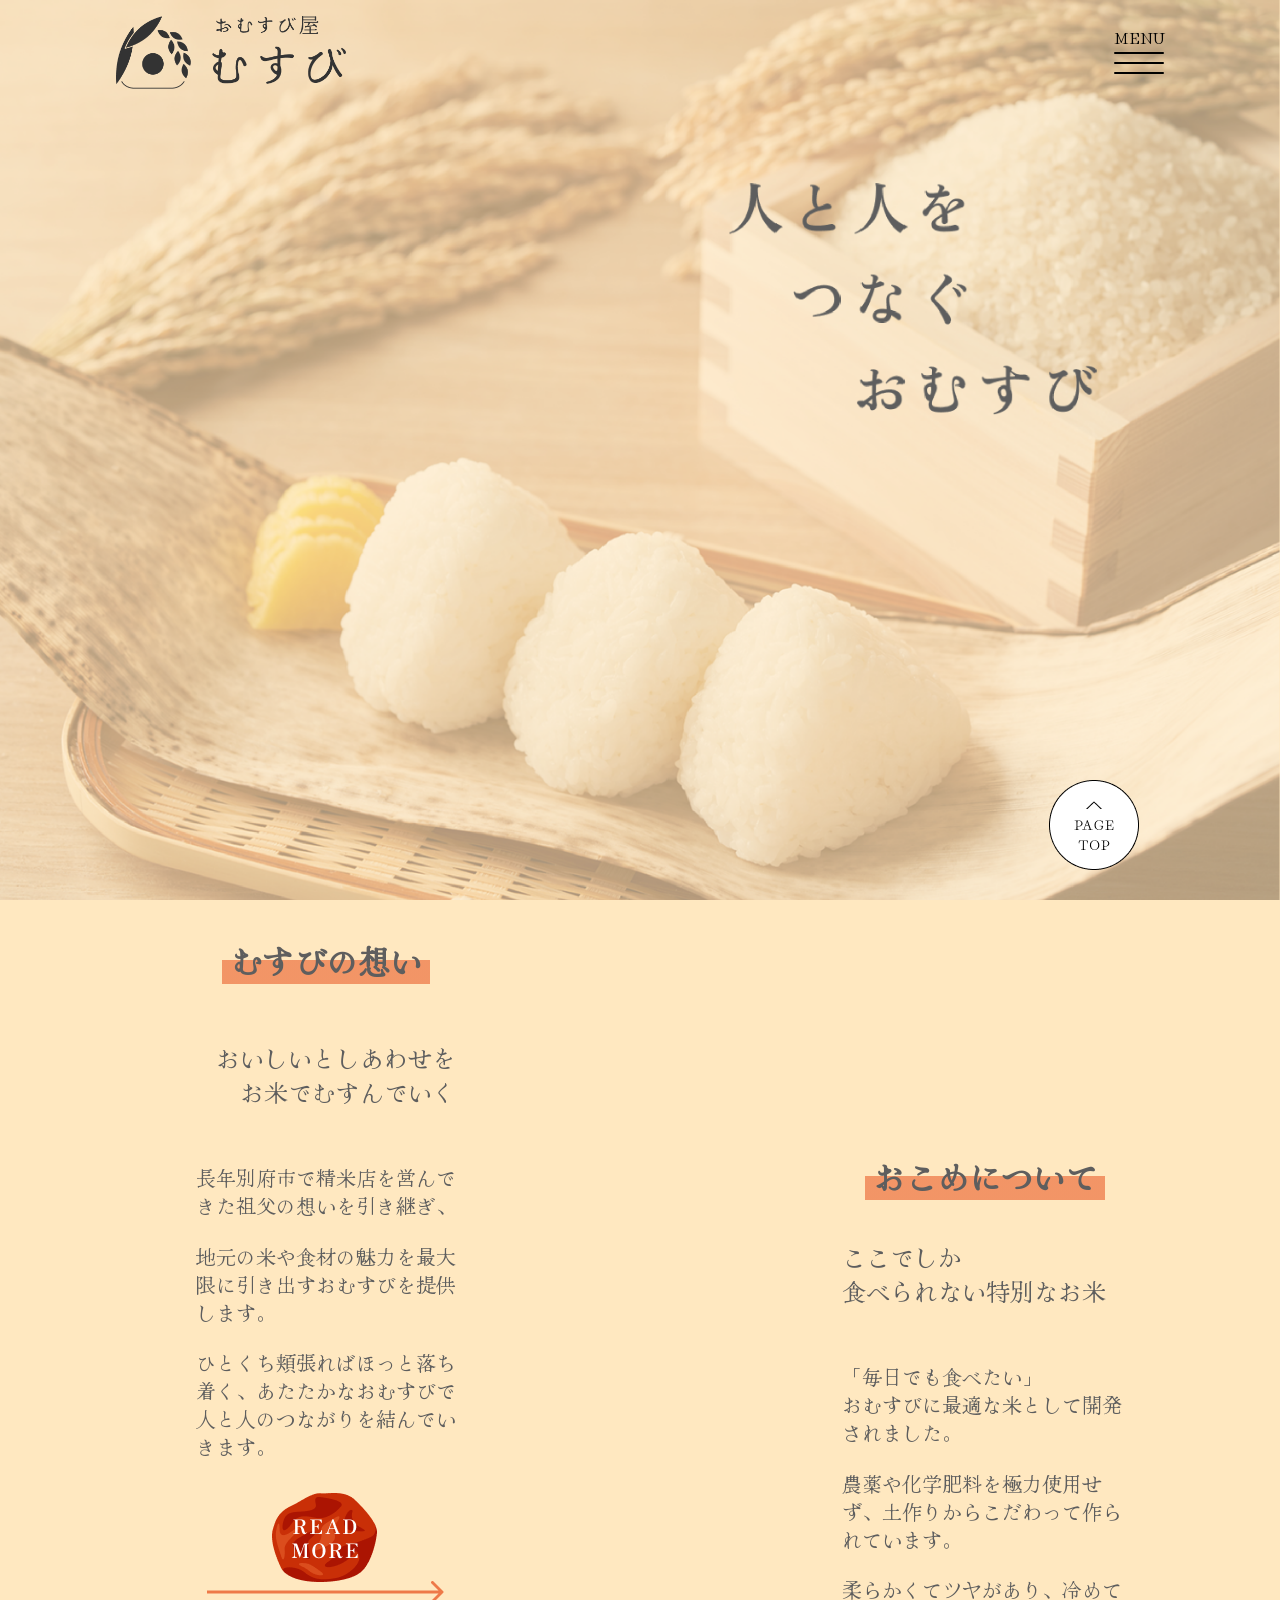
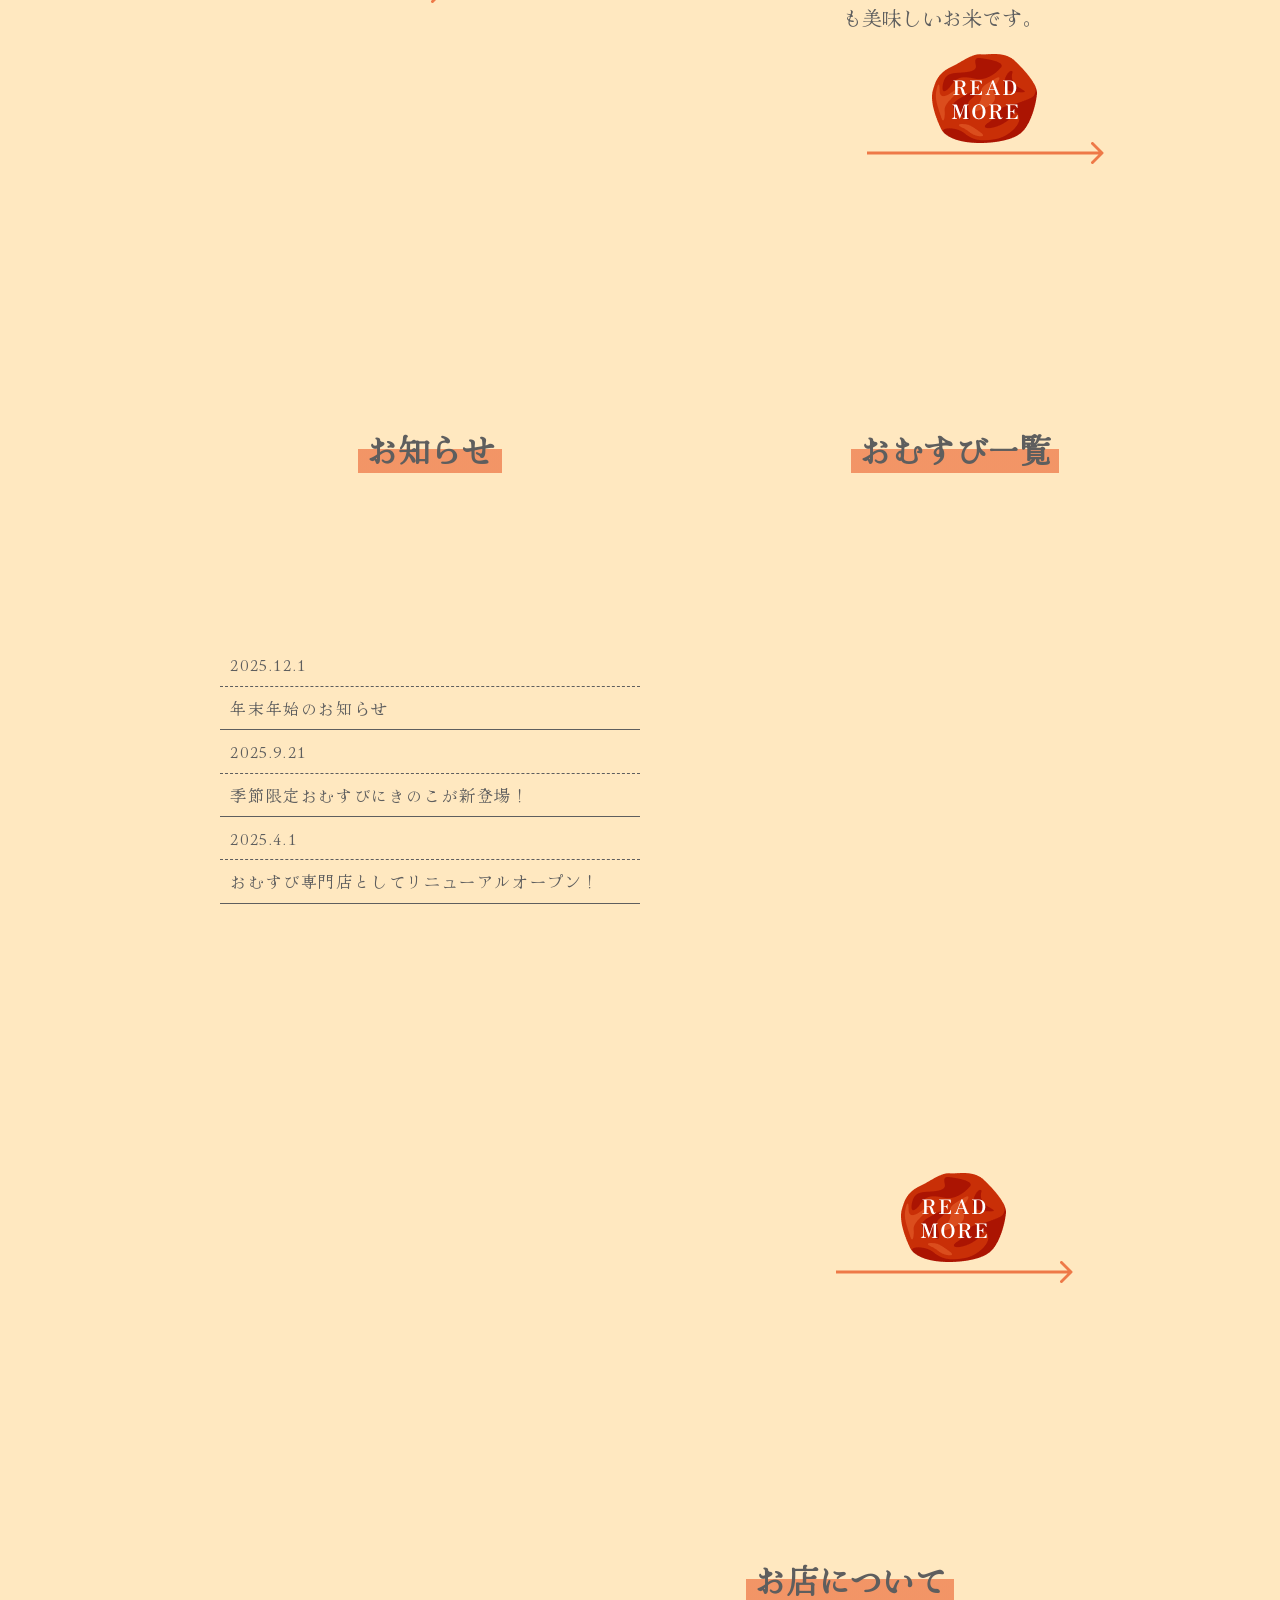
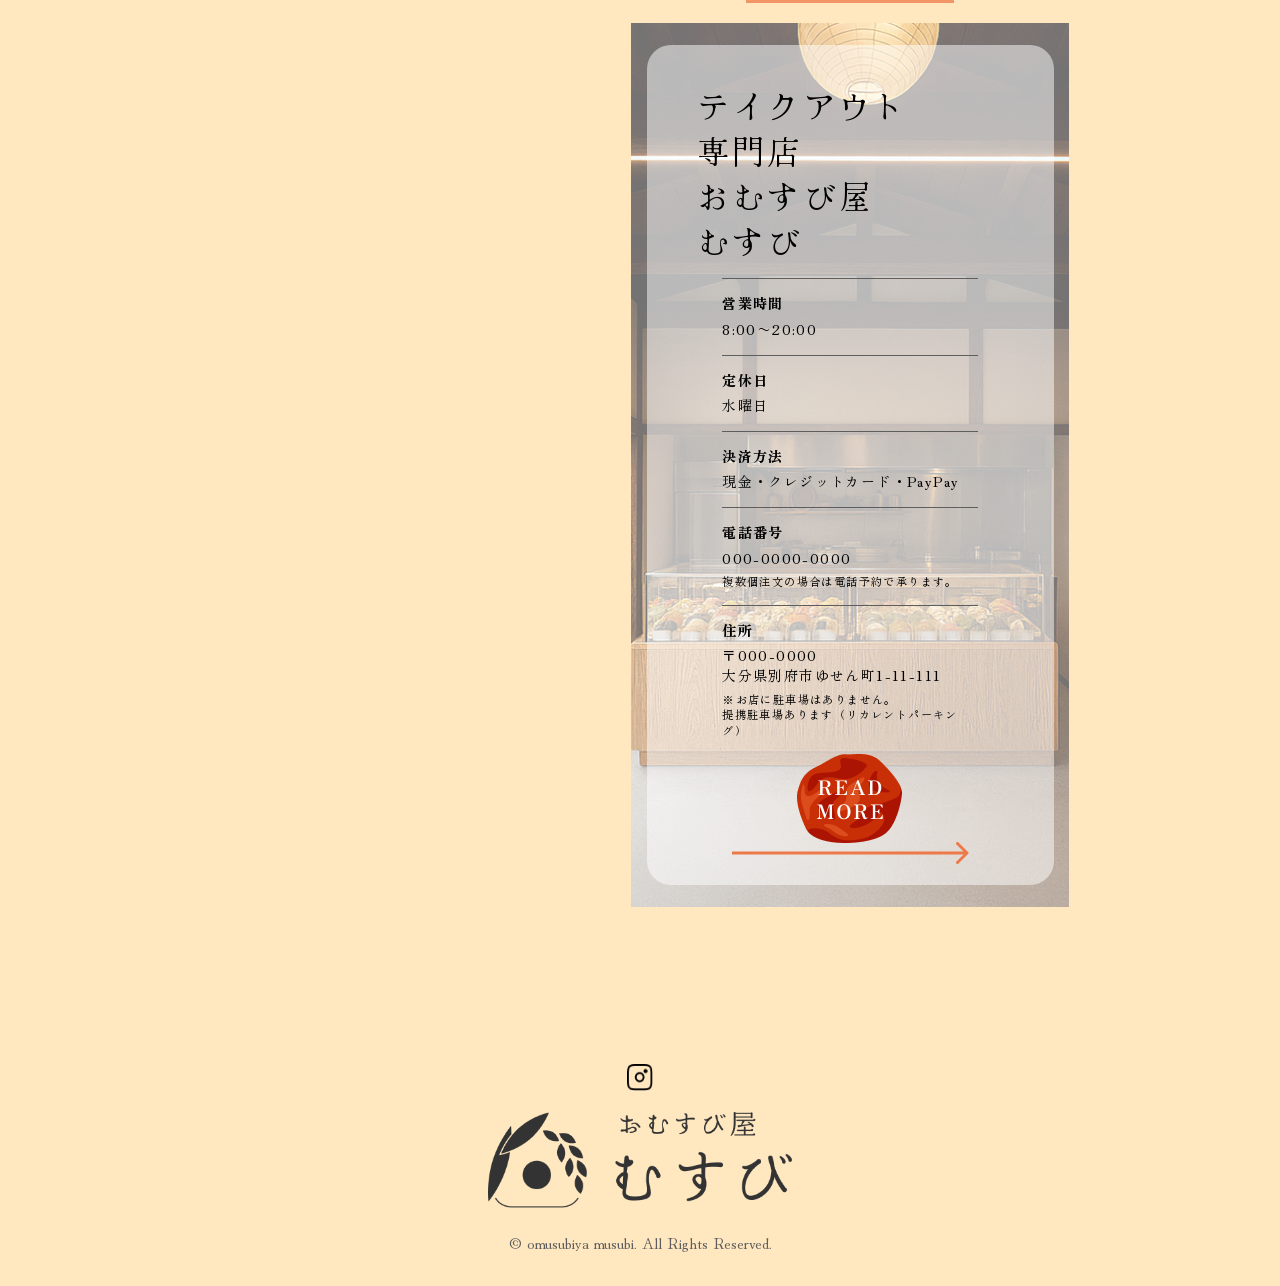
<file: index.html>
<!DOCTYPE html>
<html lang="ja">
<head>
    <meta charset="UTF-8">
    <meta name="viewport" content="width=device-width, initial-scale=1.0">
    <meta name="description" content="別府市の手作りおむすび専門店「おむすび屋 むすび」。地元米や食材を活かしたおにぎりで、ひとくちの幸せと人とのつながりをお届けします。">
    <title>別府市のおむすび専門店｜おむすび屋 むすび</title>
    <!-- ファビコン -->
    <link rel="shortcut icon" href="./img/favicon.ico" type="image/png">
    <!-- リセットcss -->
    <link rel="stylesheet" href="./css/ress.css">
    <!-- Google fonts -->
    <link rel="preconnect" href="https://fonts.googleapis.com">
    <link rel="preconnect" href="https://fonts.gstatic.com" crossorigin>
    <link href="https://fonts.googleapis.com/css2?family=Hina+Mincho&family=Zen+Old+Mincho&display=swap" rel="stylesheet">
    <!-- オリジナルcss -->
    <link rel="stylesheet" href="./css/style.css">
</head>
<body id="index">
    <header class="header-inner">
        <div class="header-wrapper">
            <h1><a href="index.html"><img src="./img/top-footer-logo.png" alt="おむすび屋むすび"></a></h1>
            <!-- ハンバーガーボタン -->
            <div class="btn-trigger-inner">
                <p>MENU</p>
                <div class="btn-trigger" id="btn01">
                <span></span>
                <span></span>
                <span></span>
                </div>
            </div>
            <div class="nav-page-wrapper">
                <div class="nav-page">
                    <nav class="nav-contents">
                        <ul class="nav-list">
                            <li class="nav-list-li">
                                <div class="nav-title">
                                    <a href="index.html">TOP</a>
                                </div>
                            </li>
                            <li class="nav-list-li">
                                <ul class="nav-title">
                                    <li><a href="index.html#omoi">むすびの想い</a></li>
                                    <li><a href="history.html#history">&#9660;むすびの歴史</a></li>
                                </ul>
                            </li>
                            <li class="nav-list-li">
                                <ul class="nav-title">
                                    <li><a href="index.html#about-rice">おこめについて</a></li>
                                    <li><a href="rice.html">&#9660;つやはるかについて</a></li>
                                </ul>
                            </li>
                            <li class="nav-list-li">
                                <ul class="nav-title">
                                    <li><a href="index.html#omusubi_catalog">おむすび一覧</a></li>
                                    <li><a href="menu.html#seasonal">&#9660;季節限定</a></li>
                                    <li><a href="menu.html#standard">&#9660;定番</a></li>
                                </ul>
                            </li>
                        </ul>
                        <ul>
                            <li class="nav-list-li">
                                <div class="nav-title">
                                    <a href="index.html#news">お知らせ</a>
                                </div>
                            </li>
                            <li class="nav-list-li">
                                <div class="nav-title">
                                    <a href="shop.html">お店について</a>
                                </div>
                            </li>
                        </ul>
                    </nav>
                    <div class="nav-ex">
                        <div class="nav-ex-link">
                            <a href="@omusubi_musubiya"><img src="./img/insta-icon-hamberger.png" alt="おむすび屋むすびのインスタグラム"> </a>
                        </div>
                        <div class="nav-ex-link">
                            <a href="index.html"> <img src="./img/logo-hamberger.png" alt="おむすび屋むすび"></a>
                        </div>
                    </div>
                </div>
            </div>
        </div>
    </header>


    <div class="wrapper">
        <main>
            <div class="catch-copy">
                <p>おむすびで<br>
                    人と人を<br>
                    つなぐ
                </p>
            </div>
            <div id="omoi" class="mind-rice">
                <section class="top-mind">
                    <h2>むすびの想い</h2>
                    <div class="top-mind-text">
                        <p>おいしいとしあわせを<br>
                            お米でむすんでいく</p>
                        <p>長年別府市で精米店を営んで <br>きた祖父の想いを引き継ぎ、</p>
                        <p>地元の米や食材の魅力を最大 <br>限に引き出すおむすびを提供 <br>します。</p>
                        <p>ひとくち頬張ればほっと落ち <br>着く、あたたかなおむすびで <br>人と人のつながりを結んでい<br>きます。</p>
                    </div>
                    <div class="readmore-btn"><a href="history.html"></a></div>
                </section>
                <section class="top-rice">
                    <h2 id="about-rice">おこめについて</h2>
                    <div class="top-rice-text">
                        <p>ここでしか<br>
                            食べられない特別なお米</p>
                        <p>「毎日でも食べたい」<br>
                            おむすびに最適な米として開発されました。</p>
                        <p>農薬や化学肥料を極力使用せ<br> ず、土作りからこだわって作られています。</p>
                        <p>柔らかくてツヤがあり、冷めても美味しいお米です。</p>
                    </div>
                    <div class="readmore-btn"><a href="rice.html"></a></div>
                </section>
            </div>
            <div class="shop-menu">
                <section class="top-menu">
                    <h2 id="omusubi_catalog">おむすび一覧</h2>
                    <div class="menu-space"></div>
                    <div class="readmore-btn"><a href="menu.html"></a></div>
                </section>
                <section id="news" class="top-news">
                    <h2 >お知らせ</h2>
                    <ul>
                        <li>
                        <p class="news-date">
                            <time datetime="2025-12-1">2025.12.1</time>
                        </p>
                        <p class="news-text">年末年始のお知らせ</p>
                        </li>
                        <li>
                            <p class="news-date" >
                                <time datetime="2025-9-21">2025.9.21</time>
                            </p>
                            <p class="news-text">季節限定おむすびにきのこが新登場！</p>
                        </li>
                        <li>
                            <p class="news-date">
                                <time datetime="2025-4-1">2025.4.1</time>
                            </p>
                            <p class="news-text">おむすび専門店としてリニューアルオープン！</p>
                        </li>
                    </ul>
                </section>
            </div>
            <section class="top-shop wrapper">
                <div class="shop-inner">
                    <h2>お店について</h2>
                    <div class="shop-text">
                        <div class="shop-text-inner">
                            <div class="shop-name-inner">
                                <p class="shop-name">テイクアウト<wbr/>専門店<br>
                                    おむすび屋<wbr/>　むすび</p>
                            </div>
                            <ul>
                                <li>
                                <p>営業時間</p>
                                <p>8:00〜20:00</p>
                                </li>
                                <li>
                                <p>定休日</p>
                                <p>水曜日</p>
                                </li>
                                <li>
                                <p>決済方法</p>
                                <p>現金・クレジットカード・PayPay</p>
                                </li>
                                <li>
                                <p>電話番号</p>
                                <p>000-0000-0000</p>
                                <small>複数個注文の場合は電話予約で承ります。</small>
                                </li>
                                <li>
                                <p>住所</p>
                                <p>〒000-0000<br>
                                    大分県別府市ゆせん町1-11-111</p>
                                <small>※お店に駐車場はありません。<br>
                                    提携駐車場あります（リカレントパーキング）</small>
                                </li>
                            </ul>
                            <div class="readmore-btn"><a href="shop.html"></a></div>                                
                        </div>
                    </div>
                </div>
                <div class="top-map">
                    <!-- Google-map size W572 H343-->
                    <iframe src="https://www.google.com/maps/embed?pb=!1m18!1m12!1m3!1d3160.3100232877573!2d130.39269711199506!3d33.593539092431875!2m3!1f0!2f0!3f0!3m2!1i1024!2i768!4f13.1!3m3!1m2!1s0x3541913a138f36f9%3A0xfc9028c55a16960f!2z5Ym16YCg56S-44Oq44Kr44Os44Oz44OI44K544Kv44O844OrIOemj-WyoeagoQ!5e0!3m2!1sja!2sjp!4v1764573223092!5m2!1sja!2sjp" width="572" height="343" style="border:0;" allowfullscreen="" loading="lazy" referrerpolicy="no-referrer-when-downgrade"></iframe>
                </div>
            </section>
            <!-- ページ内のtopへ戻るボタン -->
                <a class="top-button" href="#index"><img src="./img/page-top-button.png" alt="ページのトップへ戻る"></a>
            <!--一筆書き-->
                <div class="box"><!-- PC -->
                    <svg version="1.1" xmlns="http://www.w3.org/2000/svg" xmlns:xlink="http://www.w3.org/1999/xlink" x="0px" y="0px"
                     viewBox="0 0 1220.4 3417.7" style="enable-background:new 0 0 1220.4 3417.7;" xml:space="preserve">
                        <g id="paint">
                            <path d="M476.9,3417.7H245.3c-13.1,0-23.8-10.7-23.8-23.8V3234c0-5.4,3.6-13.5,13.5-13.5h188.8c8.6,0,15.6,7,15.6,15.6v78.1
                            c0,8.6-7,15.6-15.6,15.6H298.4c-8.6,0-15.6-7-15.6-15.6v-78.1h10v78.1c0,3.1,2.5,5.6,5.6,5.6h125.4c3.1,0,5.6-2.5,5.6-5.6v-78.1
                            c0-3.1-2.5-5.6-5.6-5.6H235c-0.8,0-3.4,0-3.5,3.6v159.8c0,7.6,6.2,13.8,13.8,13.8h231.6c7.6,0,13.8-6.2,13.8-13.8v-184.3h-354
                            c-15.9,0-28.3-6.6-36-19.1c-12.4-20.1-10.9-53.2,3.7-82.4c18.9-37.8,161.3-158.9,204.5-195.1c112.2-94.1,226.5-181.5,298.4-228.2
                            c246.3-160.1,349.7-211.5,363.9-216.5c2.1-0.7,4.6-1.2,7.2-1.4c0.7-8,2.4-15.6,5.7-21.2c1.5-2.6,2.9-5.1,4.2-7.5
                            c6.1-11.3,11.4-21.1,28.9-21.8c9.6-0.4,18.2,6.2,22.6,17.3c4.3,10.8,3.9,25.7-6.4,34.5c-10.8,9.3-27.8,8.8-41.4,8.5
                            c-1.3,0-2.7-0.1-3.9-0.1c-0.1,6.3,0.2,12.6,0.5,17.8c8.4-0.5,18.4,1,28.3,2.7c1,0.2,1.9,0.3,2.8,0.5c17.3,2.9,18.3,12.9,16.8,23.3
                            c-0.6,3.9-1.3,8.4-2.1,12.8c-1.2,6.8-2.4,13.8-2.8,18.7c-0.3,3.8-1.7,6.7-4,8.6c-3.9,3.2-9.1,2.5-13.7,2c-0.8-0.1-1.7-0.2-2.5-0.3
                            c-1.6-0.2-4.5,0-7.6,0.1c-11.3,0.4-25.3,1-27.1-8.3c-1.1-5.3,0.1-18.7,1.7-35.6c0.4-4.6,0.8-8.6,1-10.8c-0.3,0.5-0.5,1.1-0.6,1.7
                            c-2,14.1-2.7,22-7.2,73.5l-0.5,6c0,0.6-0.1,1.1-0.1,1.7c7-7.9,16-12.8,26.6-12c12.3,0.9,25.8,9.6,33.6,21.4
                            c5.9,9,7.5,18.5,4.6,26.8c-7.2,20.7-23.3,35.1-39.3,35.1c-8.5,0-16.5-3.6-22.5-10.2c-3.6-3.9-6.4-8.7-8.6-14.5
                            c0.5,12.5,6.5,18.8,16.2,28c11.1,10.5,23.2,11.3,33.7,11.3c9.1,0,44.1-15.3,54.8-21.8c1.8-1.1,3.7-2.3,5.7-3.5
                            c-2.9-2.7-5.3-6.2-6.9-10.1c-1.2-2.9-2.7-5.8-4.3-8.9c-4-7.6-8.1-15.4-7.3-24.1c0.1-1.2,0.6-2.2,1.4-3.1c0.3-0.3,8.2-8.2,17.5-15.6
                            c14.4-11.5,23.6-15.1,29.9-11.5c10.8,6.2,29.1,33.6,22.6,45.3c-1.6,2.9-6.1,7.1-11.8,11.7c12.8-6,26.6-12.6,32-15.7
                            c2-1.2,4.5-2.6,7.3-4.3c-0.2-0.1-0.3-0.2-0.5-0.3c-6.9-4.4-12.1-12.8-13.6-22c-1.4-8.8,0.8-17.4,6.3-24
                            c6.5-7.9,16.6-12.9,27.1-13.2c8.5-0.3,16.3,2.5,21.3,7.8c6.7,7,7.9,15.2,7.1,22c2.5-3.5,4.4-6.8,5.2-9.3c2.5-7.5,2.3-21.3-4-33.8
                            c-4.6-9.1-12.4-14.1-18.8-18.2c-2.5-1.6-4.9-3.1-6.8-4.7c-5.2-4.4-6.5-9.3-7.6-13.2c-0.5-1.7-0.9-3.4-1.7-4.9
                            c-1.3-2.6-4.2-4.4-7.8-6.8c-2.1-1.3-4.4-2.8-6.8-4.7c-0.4-0.3-1-0.7-1.9-0.8c1.1,0.8,1.9,1.5,2.5,1.9
                            c14.6,12.2,20.1,22.4,16.4,30.4c-0.8,1.6-1.7,4.5-2.8,7.5c-4.3,12.6-8.1,22.5-14.9,25.5c-2.6,1.2-5.4,1.2-8.1,0
                            c-2.2-0.9-5.9-2-9.7-3.1c-14.4-4.2-24.8-7.7-27.7-14.8c-0.8-2-1.4-5.2,0.7-8.9c2.5-4.5,15.5-27.3,22.5-36.4c0.8-1,1.7-2,2.6-3
                            c-11.6-7.9-26-17.6-29.6-19.8c-5-3.2-6.6-8.9-7.9-14c-0.6-2.2-1.2-4.3-1.9-6c-1.3-2.9-6.4-11.8-17.5-11.2c1.4,0.9,2.6,1.7,3.8,2.5
                            c3.2,2.1,5.8,3.7,8.1,5.5c5.6,4.4,8.1,13.6,8.1,20.7c0,7.5-2.6,13.7-7.2,17.3c-7.2,5.6-28.1,11.4-38.8,4.9
                            c-3.1-1.9-8.1-6.6-6.3-16.4c2.5-13.7,5.7-27.2,13.1-35.7c-4.2-3.1-9-6.8-14.6-11.4c-4.6-3.8-14.6-13.4-27.6-26.4
                            c-43.6-0.8-112.2-6.4-122.9-7.3c-8.6,3.8-56.1,23.1-84.7-5.1c-11.2-11-18.9-27.1-21.1-44.1c-2.4-19.1,1.8-38,12.3-54.8
                            c18.8-30,30.8-45.2,38.7-55.3c1-1.3,2-2.5,2.9-3.7c2.6-3.3,6.6-7.7,12.1-7.8c3.7-0.1,6.6,1.7,9.4,4.2
                            c20.9-28.4,40.9-53.8,49.3-62.2c18-18,44.8-13.6,60.7-0.3c8.5,7.1,35.3,58.3,57.4,102.5c1.3-0.9,2.6-1.8,3.8-2.7
                            c-6.5-13.3-28.6-58.4-45.4-84.8c-11.3-17.8-61.9-44.5-104.5-64.9c-30.6,33.5-119,123.1-143.6,126.5c-5.3,0.7-10.1,1.1-14.6,1.1
                            c-34.5,0-45.4-20.1-48.2-38.2c-2.3-14.9-9.4-47.6-16.8-82.3c-9.6-44.8-18.6-87-19.3-98c-0.8-13.9,6.9-24.2,11.5-29.1
                            c5.9-6.2,12.7-10.1,17.8-10.1c5.3,0,32.2,8.6,58.3,20.4c24.9,11.3,57,29.1,68.8,49.8c1.8,3.2,3.4,6.4,4.7,9.7
                            c3,1.6,5.9,3.2,8.9,4.7c4.6,2.5,9,4.9,13,6.8c3.6,1.8,10.5,4.9,19.2,8.9c12.8,5.8,25.6,11.7,37.9,17.5c0.9-1,1.8-2,2.5-2.9
                            c20-23.5,13.8-30.6-2.7-49.7c-1.2-1.3-2.4-2.7-3.6-4.2c-14.1-16.5-100.5-37.3-146.9-48.5c-13.3-3.2-24.8-6-32.8-8.1
                            c-33.7-9.1-301.9-76.3-383.3-96.6c-7.7-1.9-10.7-5.9-11.8-8.9c-1.6-4.5-0.5-9.5,3.5-15c37.6-52.2,167-229.8,255.4-325.4
                            c119.5-129.2,208.8-201.1,262.8-238.6c21.5-15,39.2-25.8,53-33.6c-17.5,5-40.6,12.9-68.3,25.5c-62.1,28.3-161.1,86.8-279.8,204.2
                            c-72.7,71.9-170.6,255.9-209.3,331.6c-9,17.6-14.2,23.1-19.9,21c-5.9-2.1-6.3-10.2-1.7-30.8c6.1-27.5,15.9-67.4,27.8-101.2
                            c27.9-79.1,166.8-256.8,229.6-330.5c67.9-79.6,150-140.2,204.6-174.6c-62.4,25.3-117.2,58.3-169.5,101.8
                            c-58.1,48.3-114,109.5-186.8,204.8c-1.5,2-4.3,2.5-6.4,1.3c-2.2-1.2-3.1-3.9-2.2-6.2c6.6-16.6,17.5-39.5,26.2-57.8
                            c4.7-9.8,8.7-18.4,10.6-22.7c18-42.4,114.1-227.5,155.8-290.2c-3.5-1.1-6.6-2.2-9.1-3c-25.4,42.8-83,143.3-153.2,288.9
                            C341.3,1608,294.7,1806.4,282.5,1863c-0.2,1.1-0.4,1.9-0.5,2.5c-1.7,7.6-6.2,9.9-8.7,10.6c-4.6,1.3-10-0.4-14.2-4.7
                            c-4.3-4.4-8-12.2-5.3-20.9c0.4-1.4,1.4-4.8,2.9-10c61.2-216.2,113.1-349.2,145.7-422.8c47.6-107.1,98.4-205,151.3-291.2
                            c-0.9-1.2-1.7-2.4-2.2-3.8c-1.2-3.1-1.2-6.2,0.2-9.2c2-4.2,12-12.9,24.1-22.3c4.2-6.5,8.4-13,12.6-19.4c-1.3-1.6-2.2-3.3-2.7-5.1
                            c-0.8-3-0.7-7.6,4.1-12.5c4-4,12.5-10.5,22.4-17.5c5.7-8.2,11.4-16.2,17.2-24.2c-1.2-1.7-2.1-3.6-2.6-5.5c-1-3.9-0.4-7.7,2-11
                            c3.7-5.2,16.8-14.8,31.5-24.7c4.1-5.3,8.3-10.6,12.4-15.7c-1.5-1.8-2.6-3.8-3.2-6c-0.8-3.2-0.8-8.2,4.2-13.5
                            c5.2-5.4,18.3-13.3,33-21.3c5.1-5.9,10.3-11.7,15.5-17.5c-0.6-1-1.1-2-1.5-3.1c-1.1-3.2-1.4-8.1,2.8-13.5
                            c5-6.5,19.8-14.9,36.3-22.9c11.1-11.1,22.3-21.8,33.5-32C839.1,784,993.8,717.7,1009.6,711c2.7-3.3,3.7-7.2,3.2-11.7
                            c-3.4-30.4-73.2-80.1-114.9-109.7c-24.8-17.6-37.9-27.1-41.4-32.8c-3.7-6-12.4-15.6-21.6-25.9c-5.4-6-11-12.2-16.4-18.4
                            c-5.5,11.8-12,23.9-18.3,35.6c-18.1,33.2-83.3,82.8-140.1,97c-56.8,14.2-166.5,27.9-201.7,17.6c-35-10.2-103.9-59.8-114-76.3
                            c-9-14.6-15.2-25.7-19.7-35.6c-23.7,2.2-48.9,4.3-59.8,4.1c-81.4-1.5-132.8-12.2-171.9-36C53,494.6,3,420.3,0.9,417.2
                            c-0.9-1.3-1.1-2.9-0.6-4.4s1.7-2.6,3.1-3.1c0.8-0.3,77.1-26.1,110.9-55.9c54.9-48.3,114.2-65.8,149.7-76.3
                            c9.9-2.9,17.8-5.3,22.9-7.5c13.3-5.8,33.4-42.3,49.6-71.6c9.2-16.6,17.8-32.3,24.9-42.1c6.8-9.5,16-19.5,24.8-29.2
                            c4.9-5.4,10.5-11.5,15.4-17.5c-9.8-1.6-21.9-1.8-36.1,1.5c-25.3,5.9-33.2,11.1-44.4,29.2c-5.7,9.3-14.1,22.4-21.1,32.5
                            c-10.6,15.2-14.8,18.8-19.5,17c-2.1-0.8-4.5-3-3.6-8.7c0-4.8,1.2-42.4,31.3-70.1c34.1-31.4,65.7-43.2,99.5-37.2
                            c8.5,1.5,13.8,5,15.6,10.5c1.9,5.6-0.1,12-4.6,19.3c4.8,1.6,8.4,3.2,10.7,4.2l0.6,0.3c1.3,0.6,3.1,1.4,9.3,10.6
                            c4.1-0.9,7.8-1,10.2-0.3c11.4,3.3,26,7.6,43.1,13.4c-1.1-16-5.6-43.5-41-65.9c-41.9-26.5-50-29.5-79.9-40.5
                            c-9.1-3.4-20.5-7.5-35.5-13.4c-15.5-6-38,1.9-61.7,21.9c-22.3,18.7-42,45.1-51.5,68.9c-10.6,26.4-28.6,52.4-53.5,77.2
                            c-19.8,19.7-44.1,38.7-72.1,56.5c-47.6,30.3-90.2,46.8-90.6,47l-3.6-9.3c0.4-0.2,42.3-16.4,89-46.2
                            c42.8-27.3,98.7-71.8,121.5-128.9c10.1-25.2,30.9-53.1,54.4-72.9c27-22.7,52.5-31,71.8-23.5c14.9,5.8,26.2,10,35.3,13.3
                            c29.9,11,38.9,14.3,81.7,41.4c43,27.2,45.1,62.5,45.9,77.9c12,4.2,25,9.1,38.8,14.7c41.1,17,139.8,60.9,165.1,105.4
                            c13,22.9,15.8,44.9,16.2,56.3c10.7-4.3,31.9-11.5,52.8-11.8c3.6-0.1,7.5-0.3,11.6-0.6c28.4-1.8,71.4-4.5,146.4,41.8
                            c37.4,23.1,105.6,74,218.1,185.3l2.7,2.7c9.2,9.1,13.2,17,11.6,23c-0.8,3.1-3.1,5.4-6.3,6.3c-5.8,1.6-13.6-1.8-20.9-9
                            c-16.2-16.3-197.2-176.2-212.9-184c-2.1-1-4.7-2.5-8.1-4.3c-24.1-13.1-80.4-43.8-137.5-38.9c-52.2,4.4-58.5,15-59,16.1
                            c0,1-0.3,2-0.8,2.8c-4.5,7-16.8,26.9-19.5,34.8c-0.7,2.2-1.1,8.2-1.5,13.5c-0.7,11.3-1.4,19-3.9,23.2c-10.7,18-24,28.5-35.5,28.1
                            c-5.1-0.2-9.3-2.7-11.4-6.9c-7.2-14.3-12.8-23-20.8-25c-7.1-1.8-17,1.8-30.2,11c-5.9,4.1-7,15-2.8,27.7c7.6,23.1,31,47.7,64.5,46.9
                            c8.8-0.2,24.7-4.5,37.3-10.2c11-30.2,26.8-47.4,35.5-48.5c3.1-0.4,5.9,0.9,7.4,3.5c4.6,8.1-7.5,26.4-18.4,40.2
                            c-3.5,4.5-9.5,8.6-16.5,12.1c-1.2,3.5-2.3,7.1-3.3,11c-1.8,6.8-9.2,12.1-21.3,15.2c-22.7,5.9-64.3,3.9-80.3-12.8
                            c-5.7-5.9-16.2-20.2-24-34.1c-11.1-19.7-14.2-33-9.4-40.8c6.2-10.1,3.7-19.2-5.1-46.5l-1.8-5.4c-13.5-42.1-25.5-69.9-43.5-78.6
                            c-3.9-1.9-7.1-1.9-9.9,0.1c-5.8,4-10.8,17.4-8.9,38.4c3.4,37.7,7.8,80.9,16.8,115.7c14.2,54.9,45.8,71.8,46.2,72
                            c2.1,1.1,3.2,3.6,2.5,5.9c-0.7,2.3-3,3.8-5.4,3.5c-1.9-0.2-47.7-6.4-75-75.1c-7.5-18.9-10.4-43.6-13.2-67.5c-1-8.3-1.9-16.2-3-23.6
                            c-5.5-37.4-19-35.6-24-35c-5.9,0.8-10,3.1-13.1,7.1c-6.7,9-8,26.7-3.8,52.8c1,6.5,2,13.2,2.9,19.7c3.6,26.5,7.4,53.9,19.7,76.2
                            c18.6,33.8,50.8,65.1,51.2,65.4c1.6,1.6,2,4,0.9,6s-3.4,3-5.6,2.4c-1.7-0.4-41.7-10.7-77.3-72.2c-13.6-23.5-15.2-50.3-16.7-74
                            c-0.3-5.2-0.6-10.1-1-14.9c-1.2-14.4-11-28.9-17.9-30.1c-0.9-0.2-3.6-0.6-6.4,5.3c-5.3,11.3-12.5,39.8-5.6,75
                            c6,30.8,12.2,62.6,23.2,77.7c10.9,15,45.6,47.7,46,48c1.7,1.6,2.1,4,1,6s-3.4,3-5.6,2.5c-1.3-0.3-31.5-8.2-64.9-43.8
                            c-11.3-12-15.3-23.9-22.5-67.2c-1.2-7.1-6.5-13.8-12.8-16.1c-2.5-0.9-6.1-1.5-9.2,1.1c-1.4,1.2-3.7,4-5,9.9
                            c6.1,11.5,12.9,22.8,13,23c0,0.1,0.1,0.1,0.1,0.2c0.1,0.2,8.2,15.3,19.2,31.1c6,8.5,4.7,14.6,3.4,17.4c-1.7,3.8-5.4,6.2-9.7,6.7
                            c-3.4,0.3-7,0.7-10.6,1c4.2,8.7,9.8,18.6,17.7,31.4c4.3,6.9,22.8,22.5,45.1,37.7c25,17.2,48.7,30,63.2,34.2
                            c33.1,9.7,142-4.1,196.4-17.7c53.6-13.4,117-61.4,133.8-92.1c5.7-10.4,13.5-24.7,20-39.3c-10.8-13.4-19.6-26.6-21.9-37.8
                            c-2-9.7,0.3-18.1,6.5-23.6c6-5.4,15-7.2,22.9-4.5c7.5,2.5,12.6,8.4,14.2,16.3c2.5,12.4-2.3,29.5-10.1,48c6.3,7.5,13,15,19.2,21.9
                            c10,11,18.5,20.5,22.7,27.3c2.6,4.2,20.1,16.7,38.6,29.9c48.6,34.6,115.2,81.9,119,116.8c0.9,7.7-1.3,14.6-6.4,20.2
                            c-0.5,0.5-1.1,1-1.8,1.3c-1.7,0.7-168.6,71.4-214.6,113.4c-4.5,4.1-8.9,8.2-13.3,12.4c14.3-6.1,26.4-10.9,30.6-12.5
                            c4.7-3.9,28.3-20,79.6-4.9c28.6,8.4,43,18.7,42.6,30.5c-0.3,9.8-11,17.8-29.4,21.9c-11.8,2.6-28.6,0.9-45.4-2.4
                            c15.8,7.3,30.7,14.2,38.2,17.7c9.1-7.5,15.9-13,16.8-13.7c0.1,0,0.1-0.1,0.2-0.1c1.1-0.8,26.5-19,80.5,4.8
                            c27.3,12,40.2,24.1,38.3,35.8c-1.6,9.7-13.3,16.2-32,17.9c-31.3,2.8-93-28.1-102.3-32.9c-11.4,9.3-25,20.5-35,28.8
                            c8-4.2,33.1-13.2,77.7,6.5c27.3,12,40.2,24.1,38.3,35.8c-1.6,9.7-13.3,16.2-32,17.9c-30.9,2.7-91.3-27.2-101.9-32.6
                            c-21.7,18.5-44.6,38.3-47.2,41.7c-0.2,0.4-0.4,0.7-0.6,1.1c5.7-5.2,9.8-8.8,10.3-9.3c0.1-0.1,0.2-0.2,0.4-0.3
                            c1.1-0.8,26.5-19,80.5,4.8c27.3,12,40.2,24.1,38.3,35.8c-1.6,9.7-13.3,16.2-32,17.9c-30.1,2.7-88.3-25.7-101-32.2
                            c-16.5,15-34.3,31.4-38,35.6c-0.9,1-1.6,1.9-2.2,2.7c4.7-4.5,7.9-7.7,8.4-8.1c0.2-0.1,0.3-0.3,0.5-0.4c1.1-0.8,26.5-19,80.5,4.8
                            c27.3,12,40.2,24.1,38.3,35.8c-1.6,9.7-13.3,16.2-32,17.9c-29.4,2.6-85.6-24.4-100-31.7c-9.8,9.6-20.3,20-26.7,26.8
                            c0.6,0.1,1.1,0.1,1.5,0.2c6.8-3.8,32.1-14.6,78.7,5.9c27.3,12,40.2,24.1,38.3,35.8c-1.6,9.7-13.3,16.2-32,17.9
                            c-33.2,3-100.6-31.9-103.4-33.4c-1.2-0.6-2.2-1.3-2.9-2.1c0.7,1.8,1,3.7,1,5.6c-0.3,9.8-11,17.8-29.4,21.9
                            c-20.5,4.6-56.4-4-80.9-11.3c-39.3,58-138.8,249.2-156.6,291.1c-1.9,4.6-5.8,12.8-10.7,23.1c-3,6.3-6.2,13.2-9.5,20.1
                            c61.5-77.9,111.5-131,163.3-174.1c67.8-56.3,139.7-95.4,226.3-122.9c2.5-0.8,5.2,0.5,6.2,2.9s-0.1,5.2-2.5,6.4
                            c-19.8,9.5-59.2,32.7-105.1,66.6c-39.1,28.9-96.1,75.5-145.9,134c-79.5,93.2-202.7,256.4-227.8,327.4
                            c-11.8,33.3-21.4,72.8-27.5,100c-1.2,5.5-1.9,9.6-2.4,12.7c1.4-2.3,3.2-5.4,5.3-9.6c48.3-94.6,140.1-263.9,211.1-334.2
                            c53-52.4,106.6-97.7,159.3-134.5c42.2-29.5,84-53.7,124.1-72c68.7-31.2,108.4-34.1,110.1-34.2c2.5-0.2,4.8,1.6,5.2,4
                            s-1,4.9-3.4,5.7c-0.3,0.1-30.5,10.3-88.3,50.7c-53.4,37.3-141.9,108.6-260.4,236.7c-88,95.1-217.2,272.4-254.7,324.4
                            c-2.1,2.9-2.5,4.8-2.2,5.7c0.3,0.8,1.7,1.9,4.8,2.6c81.4,20.4,349.6,87.5,383.5,96.7c7.9,2.1,19.3,4.9,32.5,8.1
                            c71.6,17.3,137.1,34.2,152.1,51.7c1.2,1.4,2.4,2.8,3.6,4.1c17.1,19.7,28.4,32.7,2.8,62.7c-0.2,0.3-0.5,0.6-0.8,0.9
                            c51.3,24.7,94.2,48.6,106,67.3c20,31.6,47.5,89.1,47.8,89.7c1.1,2.2,0.4,4.9-1.6,6.3c-2.2,1.5-5.1,3.5-8.6,6
                            c13.8,27.9,25,51.4,27.3,56.5c2.5,5.7,14.6,35.1,2.6,54c-5.8,9.2-16,14.1-30.3,14.4c-1.3,0-2.6,0.1-4,0.1
                            c9.1,9,16.1,15.6,19.7,18.6c6.5,5.3,11.9,9.5,16.5,12.8c1.9-0.9,3.9-1.5,6.1-2c16.1-3,26.8,6.5,31.3,16.5c1.2,2.5,1.9,5.1,2.5,7.7
                            c0.9,3.4,1.9,7,3.6,8.1c3.3,2.1,20.1,13.2,32.5,21.8c2.4-1.4,5-2.3,7.7-2.7c4-0.5,7.6,0.5,10.6,2.8c2,1.6,4,2.9,6,4.2
                            c4.6,2.9,8.9,5.7,11.4,10.7c1.2,2.4,1.8,4.7,2.4,6.7c0.9,3.3,1.6,5.8,4.4,8.2c1.4,1.2,3.4,2.4,5.7,3.9c7,4.5,16.6,10.5,22.4,22.1
                            c7.6,15.2,7.7,31.8,4.5,41.5c-3.2,9.5-16,25.6-27.8,32c-6.4,3.5-13.8,7.5-21.8,7.6c-7.1,4.5-13.2,8.1-15.3,9.3
                            c-11.1,6.3-53,25.6-58.9,28c-2.7,1.1-5.7,1.3-8.9,0.6c-6.1,3.9-10.3,6.5-10.5,6.6c-10.8,6.6-47.9,23.2-60,23.2
                            c-9,0-25.6,0-40.5-14.1c-14-13.2-22.2-23.1-18.5-48.1c0.8-5.4,2.2-10.8,4.2-15.9c-0.2-6.3,0.1-13.1,0.7-20.5l0.5-6
                            c4.5-51.7,5.2-59.6,7.3-74c0.6-3.9,2.5-7.2,5.7-9.5c1.3-0.9,2.7-1.7,4.3-2.3c-0.4-5.7-0.7-12.5-0.7-19.5c-1.3,0.2-2.5,0.4-3.4,0.7
                            c-13.1,4.6-118.7,57.5-361.8,215.5c-156.4,101.6-473.8,368.2-499.4,419.5c-12.9,25.8-14.6,55.7-4.1,72.7
                            c5.9,9.5,15.1,14.3,27.5,14.3h354.1v-1.5c0-7.6-6.2-13.8-13.8-13.8H172.2c-4,0-7.2-1.9-8.6-5.2c-1.6-3.8-0.4-8.5,3.1-12l76.9-77.8
                            c26.6-26.9,49.9-50.5,52.1-52.7c6.2-6.3,10.6-7.4,17.6-7.4h95.5c4.7,0,11.7,0.8,18.1,7.6c4,4.2,127.9,129.6,152.7,154.6
                            c5.4,5.5,4.6,10,3.7,12.3c-1.5,3.6-5.4,5.9-9.8,5.9h-72.8v184.3C500.8,3407,490.1,3417.7,476.9,3417.7z M500.8,3199.5h72.7
                            c-0.2-0.3-0.5-0.7-1-1.2c-24.8-25.1-148.8-150.5-152.9-154.8c-3-3.2-6.1-4.4-10.8-4.4h-95.5c-4.6,0-6.4,0.2-10.5,4.4
                            c-2.2,2.2-25.5,25.8-52.1,52.7l-76.9,77.8c-0.1,0.1-0.1,0.1-0.2,0.2h303.3c13.1,0,23.8,10.7,23.8,23.8L500.8,3199.5L500.8,3199.5z
                             M171.8,3174.2L171.8,3174.2L171.8,3174.2z M970.1,2610.2c0.8,19.6,6,29.8,10.8,35c5.2,5.7,11.1,6.9,15.2,6.9
                            c11.6,0,24.2-11.9,29.9-28.4c2.5-7.2-1.1-14.4-3.5-18.1c-6-9.1-16.9-16.2-26-16.9C987.2,2588,976.4,2595.3,970.1,2610.2z
                             M1066.7,2611c0.2,5.3,3.1,10.9,6.2,16.8c1.7,3.1,3.4,6.4,4.7,9.8c1.5,3.6,3.8,6.5,6.6,8.2c16-10.6,32.7-22.7,35.1-27
                            c0.6-1.1,0.2-6.4-5-15.4c-4.2-7.3-9.9-14.1-13.7-16.4c-0.4-0.1-4.9-0.5-19.6,11.3C1074.8,2603.3,1069.2,2608.6,1066.7,2611z
                             M1176.1,2565.8c-0.3,0-0.6,0-0.9,0c-7.6,0.3-15,3.9-19.7,9.6c-4.6,5.6-4.8,11.9-4.1,16.1c1,6.3,4.6,12.2,9.1,15.1
                            c1.9,1.2,3.7,1.9,5.5,2.2c11.5-7.4,23.4-15.5,25.3-17.8c1.5-2.3,5.4-12.5-2.3-20.5C1186.1,2567.4,1181.4,2565.8,1176.1,2565.8z
                             M1009,2552.5c1.2,0,2.2,0,3.1,0.1s1.9,0.2,2.8,0.3c2,0.3,5.4,0.7,6.2,0.2c0,0,0.2-0.4,0.3-1.6c0.4-5.4,1.7-12.6,2.9-19.6
                            c0.7-4.3,1.5-8.7,2.1-12.4c1.2-8.2,0.5-10.5-8.6-12c-0.9-0.1-1.8-0.3-2.8-0.5c-6.4-1.1-17.6-3-26-2.6c0.1,1.3,0.1,2.4,0,3.3
                            c-0.1,2.3-0.5,6.6-1,11.9c-0.9,9.6-2.6,27-2,32.1c2.7,1.4,12.6,1,17,0.9C1005.3,2552.6,1007.3,2552.5,1009,2552.5z M1118.2,2533
                            c1.4,3.2,15.8,7.3,21.2,8.9c4.4,1.3,8.2,2.4,10.9,3.5c0.1,0,0.1,0,0.1,0s1.6-0.6,4.2-5.9c2-4.1,3.7-9.2,5.3-13.7
                            c1.2-3.5,2.2-6.4,3.2-8.6c0.8-1.8-1-7.9-13.7-18.5c-1.1-0.9-3.3-2.5-6.3-4.6c-1.1,1-2.1,2.1-3,3.4c-5.1,6.6-14.6,22.5-21.7,35.2
                            C1118.2,2532.9,1118.2,2533,1118.2,2533z M1118.2,2533.1L1118.2,2533.1L1118.2,2533.1z M1066.8,2442.1c-5.6,5.7-8.7,16.5-11.5,31.7
                            c-0.8,4.5,0.9,5.5,1.7,6c6,3.7,22.2-0.1,27.5-4.3c2.1-1.6,3.3-5.1,3.3-9.4c0-5.8-2.2-11.2-4.3-12.9c-1.9-1.5-4.3-3-7.3-5
                            C1073.7,2446.7,1070.6,2444.7,1066.8,2442.1z M988.4,2466.6c1.2,0,2.4,0.1,3.7,0.1c12.5,0.3,26.8,0.7,34.6-6.1
                            c6.6-5.6,6.5-16,3.6-23.3c-2.1-5.5-6.7-11.2-12.9-11c-11.7,0.5-14.5,5.5-20.5,16.6c-1.3,2.3-2.7,5-4.4,7.8
                            C990.3,2454.6,989.1,2460.3,988.4,2466.6z M854,2230.3L854,2230.3c0,0-1.4,0.1-4.4,4c-0.9,1.2-1.9,2.4-2.9,3.7
                            c-7.8,9.9-19.6,24.8-38.1,54.4c-11.7,18.7-12.4,36.6-10.9,48.2c1.9,14.8,8.5,28.8,18.2,38.3c25.8,25.4,74.2,2.8,74.7,2.6
                            c0.8-0.4,1.7-0.5,2.6-0.5c0.8,0.1,66.7,5.6,113.2,7.1c-16.2-16.4-35.6-36.4-54.9-56.4c-36.9,25.5-71,48.8-74.7,50.4l-0.7,0.3
                            c-7.6,3.3-20.3,8.7-35.3,5.3c-9.8-2.3-27.7-15.3-35.9-34.1c-6.8-15.5-5.8-31.9,3-47.4c10.5-18.4,29.8-46.8,49.3-73.6
                            C855.3,2230.8,854.4,2230.3,854,2230.3z M1020.6,2388.5c5.1,0.1,9.7,0.1,13.8,0c10.8-0.3,18.2-3.6,22.2-9.8
                            c7.2-11.3,2.7-31.1-3.3-44.6c-4-9-14.3-30.4-26.4-54.8c-17.1,11.9-42.3,29.5-67.2,46.7C981.5,2348.8,1003.5,2371.3,1020.6,2388.5z
                             M864.1,2240.2c-19,26.2-37.6,53.5-47.5,71c-7.3,12.8-8.1,25.7-2.5,38.4c7,16,22.4,26.8,29,28.3c11.8,2.7,21.8-1.6,29-4.7l0.7-0.3
                            c3.5-1.7,34.2-22.7,71.6-48.5C909.3,2288.1,875.9,2253,864.1,2240.2z M870.1,2232c10.2,11.1,45.6,48.4,82.5,86.7
                            c22.9-15.8,47.6-33,69.7-48.5c-22.3-44.4-48.9-95-55.6-100.6c-10-8.4-31.7-15.8-47.3-0.3C911.3,2177.5,891.1,2203.4,870.1,2232z
                             M671.3,1991.9c-1.3,0-5.8,2-10.5,7c-2.8,3-9.4,11.1-8.8,21.7c0.6,10.2,10.4,56,19.1,96.5c7.5,34.8,14.5,67.8,16.9,82.9
                            c3.7,23.6,20.6,33,51.6,28.8c3.2-0.4,17.9-5.8,71-55.9c24.5-23.1,49.3-48.5,64.6-65.2c-13.5-6.4-25.7-11.9-35.1-16.2
                            c-8.8-4-15.8-7.2-19.5-9c-4.1-2-8.5-4.4-13.2-7c-0.1-0.1-0.2-0.1-0.4-0.2c2.4,13.8,0.5,27.9-5.9,40.1
                            c-6.8,13.1-17.5,21.5-28.7,22.6c-14.2,1.3-28.2-2.7-38.4-11.2c-8.7-7.2-13.8-17-14.7-28.3c-2-22.9,9.9-41.9,31.7-50.6
                            c9.6-3.8,23.1,0.1,37.1,6.5C765.1,2020.5,678,1992.3,671.3,1991.9z M759.8,2056.4c-1.9,0-3.6,0.3-5,0.8
                            c-8.4,3.4-27.8,14.1-25.5,40.5c0.7,8.6,4.6,16,11.2,21.5c8,6.7,19.6,10,31,8.9c7.6-0.7,15.6-7.3,20.7-17.2
                            c6.6-12.7,7.5-27.6,2.9-41.8C782.4,2062.5,768.8,2056.4,759.8,2056.4z M561,1133.1c-52.3,85.5-102.7,182.6-149.8,288.6
                            c-32.6,73.3-84.2,205.8-145.3,421.4c-1.5,5.3-2.5,8.8-2.9,10.2c-1.4,4.5,0.6,8.6,2.9,10.9c1.9,1.9,3.7,2.3,4.3,2.2
                            c0.5-0.1,1.2-1.1,1.7-3.2c0.1-0.6,0.3-1.4,0.5-2.4c12.3-56.8,59.1-256.2,145.3-434.9c69.4-144,126.6-244.1,152.6-288
                            C567.9,1137,564.4,1135.3,561,1133.1z M715.6,1124.5C715.6,1124.5,715.7,1124.5,715.6,1124.5c0.8,0.5,67.8,35.2,98.1,32.5
                            c14.9-1.3,22.4-5.9,23-9.6c0.8-4.6-7.3-13.9-32.4-25c-48.1-21.2-70.3-6-70.5-5.9c-1,0.8-2.3,1.1-3.5,0.9c-0.2,0-3.9-0.5-10-0.9
                            C716.7,1121.2,715.7,1123.4,715.6,1124.5z M605.1,1138.9c23.3,6.7,55.1,14.1,72.5,10.2c14.6-3.3,21.4-8.7,21.6-12.5
                            c0.2-4.7-9-12.9-35.3-20.6c-22.1,1.8-43.8,6.6-54.5,17.8C608.1,1135.1,606.7,1136.8,605.1,1138.9z M585.1,1132.7
                            c2.8,0.9,6.1,2,9.8,3.2c2.8-3.9,5.2-6.9,7.2-9c7.6-7.9,19.4-13.1,32.9-16.4c-26.6-2.1-39.3,6.7-41.6,8.5
                            C592.5,1120.6,589.6,1125.2,585.1,1132.7z M566.2,1124.6c2.9,1.9,6.4,3.6,9.2,4.7c6.3-10.5,9.8-16.1,10-16.3
                            c0.2-0.3,0.5-0.6,0.7-0.9c0.9-0.9,23.4-21.9,78.9-6.1c19-1.5,37.8-0.8,50.5,0.1c0.6-0.7,1.4-1.6,2.3-2.6c-0.4,0.1-0.8,0.2-1.2,0.3
                            c-4,0.9-8.5,1.3-13.5,1.3c-34.9,0-88.8-19.4-93.2-21c-1.1-0.3-3.1-0.9-5.5-1.8c-7.8,5.6-15.2,11.1-21.6,16.1
                            c-5.1,8-10.2,16.1-15.3,24.2C567.1,1123.2,566.7,1123.9,566.2,1124.6z M689.8,1115.1c7.5,3.7,12.9,7.7,16,12c0-0.1,0-0.1,0-0.2
                            c-0.8-3.6,0.5-7.3,2.8-11.3C703,1115.4,696.6,1115.1,689.8,1115.1z M715.4,1124.3L715.4,1124.3L715.4,1124.3z M762.4,1072.9
                            c17.6,8.6,66.8,31.4,91.6,29.2c14.9-1.3,22.4-5.9,23-9.6c0.8-4.6-7.3-13.9-32.4-25c-45.6-20.1-67.9-7.5-70.3-6
                            C771.2,1064.3,767.1,1068.3,762.4,1072.9z M614.5,1075c9.7,3.4,72.5,25,100,18.9c14.6-3.3,21.4-8.7,21.6-12.5
                            c0.2-4.7-9-12.9-35.4-20.6c-50.5-14.8-70.5,3.1-70.7,3.3c-0.2,0.2-0.4,0.3-0.6,0.5C624.4,1068,619.4,1071.5,614.5,1075z
                             M663.8,1044.9c10.8,0,23.9,1.7,39.7,6.3c23.8,7,37.7,15.3,41.5,24.7c0.6-0.6,1.3-1.2,1.9-1.9c-0.4-0.8-0.7-1.7-0.9-2.7
                            c-1.3-6.5,3.7-13.8,8-18.7c0.8-0.9,2.2-2.4,4.1-4.2c-0.1,0-0.2,0-0.2,0.1c-4,0.9-8.5,1.3-13.5,1.3c-35.5,0-90.7-20.1-93.4-21
                            c-0.1,0-0.2-0.1-0.4-0.1c-0.9-0.4-2.8-1.3-5.2-2.7c-8.4,5.6-17.9,12-26.3,18c-5.9,8.5-11.8,17.1-17.7,25.9c0.6,0.3,1.2,0.6,1.8,0.9
                            c8.3-5.9,15.7-11,20.2-14.2C625.7,1054.5,638,1044.9,663.8,1044.9z M807.4,1016.5c17,8.4,67.1,31.7,92.1,29.4
                            c14.9-1.3,22.4-5.9,23-9.6c0.8-4.6-7.3-13.9-32.4-25c-46.1-20.3-68.4-7.3-70.4-6C816.2,1008.5,812,1012.4,807.4,1016.5z
                             M655,1019.6c7,2.5,72.4,25.5,100.7,19.2c14.6-3.3,21.4-8.7,21.6-12.5c0.2-4.7-9-12.9-35.4-20.6c-50.5-14.8-70.5,3.1-70.7,3.3
                            c-0.2,0.2-0.5,0.4-0.7,0.6C670.2,1009.7,663.9,1013.7,655,1019.6z M705,989.8c10.8,0,23.9,1.7,39.7,6.3
                            c24.8,7.3,38.8,15.9,41.9,25.8c1.9-1.7,3.7-3.4,5.5-5c-0.1-0.3-0.2-0.5-0.3-0.8c-1.7-5.7,1.3-12.1,3.3-15.4
                            c1.1-1.8,7.1-7.5,15.5-15c-2.8,1-5.9,1.9-9.3,2.6c-4,0.9-8.5,1.3-13.5,1.3c-35,0-89.4-19.6-93.2-21c-1.3-0.4-4.1-1.3-7.4-2.8
                            c-6.9,4.3-13.8,8.8-20.3,13.1c-8.3,10.7-16.5,21.6-24.8,32.8c1,0.8,2,1.6,3.1,2.3c9.9-6.6,17.6-11.5,19.5-12.7
                            C667.1,999.2,679.4,989.8,705,989.8z M636.1,1019.9c-0.1,0.1-0.2,0.3-0.3,0.4c0.1-0.1,0.3-0.2,0.4-0.3
                            C636.2,1020,636.2,1019.9,636.1,1019.9z M638.4,999.9c-0.8,0.8-1.4,1.5-1.8,2c-0.3,0.4-0.5,0.8-0.6,1.2
                            C636.8,1002,637.6,1001,638.4,999.9z M859.1,957.1c16.5,8.1,67.4,32,92.7,29.7c14.9-1.3,22.4-5.9,23-9.6c0.8-4.6-7.3-13.9-32.4-25
                            c-46.6-20.5-68.8-7-70.4-5.9C868,949.6,863.7,953.3,859.1,957.1z M697.7,959.2C697.8,959.2,697.8,959.2,697.7,959.2
                            c0.8,0.3,71.7,26,101.4,19.4c14.6-3.3,21.4-8.7,21.6-12.5c0.2-4.7-9-12.9-35.4-20.6c-50.5-14.8-70.5,3.1-70.7,3.3
                            c-0.3,0.3-0.5,0.5-0.9,0.7C708.8,952.4,703.4,955.7,697.7,959.2z M748.4,929.6c10.8,0,23.9,1.7,39.7,6.3
                            c28.6,8.4,43,18.7,42.6,30.5c0,0.6-0.1,1.3-0.2,1.9c4.2-3.6,8.4-7.2,12.5-10.7c-0.7-1.3-1.1-2.6-1.2-3.7c-0.4-3.1,0.4-7.9,6.5-13.3
                            c1.1-1,3.9-3.3,7.7-6.5c-32.4,6.5-100.8-18-105.8-19.9c-2-0.5-6.8-2-12-4.4c-8.4,4.2-17.3,8.7-25.5,13
                            c-8.8,10.1-17.5,20.5-26.2,31.2l0.1,0.1c10.3-6.4,18.7-11.5,21.6-13.2C710.8,938.9,723.1,929.6,748.4,929.6z M686.5,938.4
                            c-2.6,1.8-4.6,3.4-5.9,4.8c-2.2,2.3-1.9,3.6-1.8,4c0,0.1,0.1,0.2,0.1,0.4C681.5,944.5,684,941.4,686.5,938.4z M912.3,900.9
                            c16.2,8,67.5,32.1,92.9,29.8c14.9-1.3,22.4-5.9,23-9.6c0.8-4.6-7.3-13.9-32.4-25c-46.7-20.6-69-6.9-70.4-5.9
                            C924.4,891,919.4,895.1,912.3,900.9z M750.5,904c0.9,0.3,1.8,0.5,2.6,0.8c0.1,0,0.3,0.1,0.4,0.1c0.7,0.3,71.6,26,101.3,19.4
                            c14.6-3.3,21.4-8.7,21.6-12.5c0.2-4.7-9-12.9-35.4-20.6c-50.5-14.8-70.5,3.1-70.7,3.3c-0.4,0.4-0.9,0.7-1.4,0.9
                            C764.2,897.5,757.8,900.5,750.5,904z M871.4,892.7c8.8,5.1,13.7,10.7,14.7,16.7c2.6-2.1,5.2-4.3,7.7-6.3
                            C888.2,900.5,880.4,896.8,871.4,892.7z M735.7,897.2c0.8,0.5,1.7,1,2.6,1.6c12.2-5.9,22.2-10.5,25.7-12.1c4.4-3.7,28-20.2,79.7-5
                            c4.8,1.4,9.1,2.8,13.1,4.3c-18.8-8.7-39.6-18.3-54.3-25.1c-2.4-1.1-3.6-4-2.5-6.4c1-2.5,3.8-3.7,6.3-2.8
                            c0.7,0.3,71.6,26,101.3,19.4c14.6-3.3,21.4-8.7,21.6-12.5c0.2-4.7-9-12.9-35.4-20.6c-50.5-14.8-70.5,3.1-70.7,3.3
                            c-0.5,0.5-1,0.8-1.7,1c-16.5,6.3-38,15.3-56,23.9C755.4,876.2,745.5,886.5,735.7,897.2z M734.8,883.5c-1.6,1.3-2.9,2.5-3.7,3.6
                            c-0.4,0.5-0.7,1-0.9,1.5C731.7,886.8,733.2,885.1,734.8,883.5z M329.8,448.9c2.4,0,5,0.5,7.5,1.4c9.7,3.6,17.4,13.2,19.2,23.9
                            c6.8,40.8,10.3,51.8,19.9,62c12.1,12.9,23.8,21.9,33.6,28.2c-9.7-9.8-20.1-20.8-25.4-28.2c-12.3-16.9-18.7-49.8-24.9-81.7
                            c-6.9-35.3-0.8-65.8,6.4-81.2c5.5-11.6,13.8-11.5,17.2-10.9c13.6,2.4,24.6,22.5,26.1,39.1c0.4,4.9,0.7,9.9,1.1,15.1
                            c1.5,23.7,3,48.2,15.4,69.6c15.8,27.2,32.5,43.8,45.7,53.7c-10.5-12.3-22.9-28.4-32.3-45.5c-13.2-23.9-17.1-52.3-20.9-79.7
                            c-0.9-6.5-1.8-13.2-2.8-19.5c-4.7-29.2-2.8-48.9,5.7-60.3c4.6-6.2,11.3-10,19.8-11.1c28.3-3.8,33.5,31.7,35.3,43.4
                            c1.1,7.6,2,15.5,3,23.9c2.7,23.2,5.5,47.3,12.5,65c11.6,29.2,26.7,45.9,38.6,55.2c-9.4-12.2-19.4-30-25.9-55.3
                            c-9.2-35.5-13.6-79.1-17.1-117.3c-2.1-22.6,2.8-40.4,13.1-47.5c5.7-4,12.8-4.3,19.9-0.8c23.5,11.4,37,48,48.7,84.5l1.7,5.4
                            c8.7,26.9,13,40.3,4.1,54.9c-1.9,3-0.4,12.8,9.6,30.6c8.1,14.4,18.2,27.6,22.5,32.1c12.1,12.6,48.6,15.8,70.6,10
                            c9.5-2.5,13.5-5.8,14.1-8.1c0.3-1.1,0.6-2.2,0.9-3.2c-12.4,4.6-25.3,7.4-33,7.6c-0.6,0-1.2,0-1.9,0c-37.6,0-63.8-27.7-72.4-53.8
                            c-5.7-17.2-3.1-32.2,6.6-39c15.9-11.1,28.1-15.1,38.4-12.5c12.9,3.3,20.2,16.2,27.3,30.2c0.2,0.3,0.7,1.3,2.8,1.4
                            c4.6,0.2,15.5-4.5,26.5-23.2c1.5-2.5,2.1-12.3,2.6-18.8c0.4-6.8,0.8-12.7,2-16.1c3.3-9.5,16.6-30.7,19.9-35.9
                            c0.2-1.4,0.9-3.3,2.5-5.4c7.4-9.6,29.4-16.1,65.6-19.2c60-5.1,118.2,26.6,143.1,40.1c3.3,1.8,5.9,3.2,7.8,4.2
                            c18.2,9.1,200,170.3,215.5,185.9c4.7,4.7,8.6,6.2,10.4,6.5c-0.4-1.8-2.4-6.1-8.9-12.5l-2.7-2.7c-111.9-110.6-179.4-161-216.4-183.8
                            c-72.3-44.6-113.3-42-140.5-40.3c-4.3,0.3-8.3,0.5-12.1,0.6c-26.8,0.4-55.6,13.8-55.8,13.9c-1.6,0.8-3.5,0.6-5-0.4
                            s-2.3-2.7-2.1-4.5c0-0.3,2-28.9-14.9-58.5c-24.4-43-128.9-88.1-160.3-101c-12.6-5.1-24.6-9.7-35.7-13.6c-0.4,3.6-0.8,7.4-1.2,10.3
                            c-2.4,18.4-3.5,19.4-5,20.7c-7.7,6.9-15.1,9.6-22.1,8.1c-12.8-2.8-19.8-19-23.9-28.7c-1.2-2.3-8.4-15.1-14.9-25.4
                            c-3.6,1.5-6.8,3.7-7.7,6c-2.7,7.2-7,11.3-12.4,16.5c-6.1,5.8-14.5,13.8-26.2,31.2c-11.9,17.5-20.8,32.1-28.1,43.7
                            c-7.9,12.8-14.1,22.8-20.8,31.7c-3.4,4.5-12.9,15-20.7,23.4c-4.4,4.7-8.4,8.9-11.3,11.8c-1.1,1.1-2.1,2.1-3,2.9
                            c-0.2,1.9-0.6,4.4-1.1,7.4c-1.2,7.9-2.9,18.7-3.5,29.1v0.1c-2.1,33.7-5.3,84.7,12.5,121.6c0,0.1,0.1,0.1,0.1,0.2
                            c0.3,0.7,0.6,1.4,1,2.2c1.4-2.4,3-4.2,4.6-5.5C321.5,450.3,325.5,448.9,329.8,448.9z M12.6,417.1c12.3,17.6,53.1,73.9,85.3,93.4
                            c37.5,22.8,87.4,33.1,166.9,34.6c10.2,0.2,35.3-1.9,55.5-3.8c-4.6-12.2-7-23.6-9.7-39c-2.3-12.9-2.5-22.6-1.5-30
                            c-2.2-4.2-4.2-8.3-5.7-11.8c-18.8-39.2-15.6-91.8-13.4-126.5v-0.1c0.7-10.8,2.4-21.9,3.6-29.9c0.3-1.7,0.5-3.5,0.8-5
                            c-0.8-1.3-1.1-3.1-0.3-4.9c1.5-3.4,3.3-4.5,5-4.6c7.8-7.6,27.3-28.7,32.4-35.5c6.4-8.5,12.5-18.4,20.3-30.9
                            c7.3-11.7,16.3-26.4,28.3-44.1c12.3-18.2,21.2-26.6,27.6-32.8c5.2-4.9,8-7.7,9.9-12.7c1.8-4.7,6.3-8.5,11.5-11
                            c-1.7-2.4-3-4.2-3.9-5l-0.3-0.1c-2.8-1.2-7.1-3.1-12.8-4.8c-5.2,6.6-11.8,13.9-19,21.7c-8.6,9.5-17.5,19.2-24,28.3
                            c-6.7,9.3-15.3,24.8-24.3,41.1c-18.7,33.8-38,68.8-54.4,76c-5.6,2.5-13.8,4.9-24,7.9c-34.7,10.2-92.7,27.4-146,74.2
                            C90.8,387.8,32,410.2,12.6,417.1z M319,490.2c0.3,3.1,0.8,6.6,1.5,10.3c2.9,16.1,5.2,27.3,10.2,39.8c5.7-0.5,10.5-1,13.9-1.4
                            c0.8-0.1,1.4-0.4,1.6-0.9c0.5-1.1,0.2-3.8-2.5-7.5c-11-15.7-19-30.4-19.8-32C323.5,497.9,321.6,494.7,319,490.2z M811.2,447.1
                            c-3.3,0-6.5,1.1-8.8,3.2c-3.5,3.1-4.7,8-3.4,14.1c1.7,8.2,8.3,18.6,16.6,29.3c5.7-14.3,9.3-28,7.5-37.2c-1.2-5.8-5.2-8-7.6-8.7
                            C814.2,447.3,812.7,447.1,811.2,447.1z M729.5,448.3c-4.6,4.1-11.7,12.9-18.4,27.3c0.9-0.8,1.7-1.6,2.3-2.4
                            C723,461,727.5,453,729.5,448.3z M721.4,337.5L721.4,337.5L721.4,337.5z M721.4,337.4C721.4,337.5,721.4,337.5,721.4,337.4
                            C721.4,337.5,721.4,337.5,721.4,337.4z M445,128.1c0.6,1,1.2,2,1.8,3c5.7,9.4,11.5,19.8,12,21c3.2,7.4,9.1,21.3,16.9,23
                            c3.5,0.8,7.7-0.9,12.5-5c1.1-4,3.1-19,4-27.7c-18.2-6.2-33.7-10.8-45.6-14.2C446.2,128.1,445.6,128.1,445,128.1z M390.7,82.5
                            c-18.7,0-44,6.7-76,36.1c-19.9,18.4-25.7,42.2-27.4,54.6c4.7-6.2,12.5-17.5,25.1-38c12.7-20.5,22.7-27.2,50.7-33.6
                            c18.1-4.2,33.5-3.1,45.1-0.6c4-5.7,6.3-10.5,5.4-13.3c-0.6-1.7-3.4-3.1-7.9-3.9C401.3,83.1,396.3,82.5,390.7,82.5z M425.3,117.1
                            L425.3,117.1L425.3,117.1z"/>
                        </g>
                        <mask id="out">
                            <g id="mask">
                                <path class="st0" d="M4.8,279c0,0,168.1-64.8,213.4-177.9C238,51.7,299.8-7.4,337.9,7.5c63,24.6,60.7,19.1,116.2,54.3
                                c40.4,25.6,42.8,58.1,43.6,74.3c0.2,3.9-3.6,35.5-5.3,37.1c-21.2,19.1-31.8-4.2-38.1-19.1c-0.6-1.3-21.9-39.3-26.5-41.3
                                c-7.5-3.3-30.6-14-63.5-6.4c-25.9,6-35.3,11.7-47.5,31.4c-15.6,25.2-37.6,58.8-35.1,43.8c0,0-0.5-39,29.7-66.8
                                c40.2-37.1,71.3-40.2,95.3-36c36.2,6.4-17.4,47.3-41.3,80.5c-20.1,27.9-54,105.5-76.6,115.4c-23.9,10.4-101.6,21.6-171.3,82.9
                                c-35,30.8-112.7,56.9-112.7,56.9s51,76.2,90.5,100.2c39.5,24,91.8,33.9,169.4,35.3c14.6,0.3,57.6-3.9,80.4-6.1
                                c5.9-0.6,9.3-6.9,2.7-16.3c-11.4-16.2-19.5-31.6-19.5-31.6s-14.1-23.5-20.2-37.8c-18.4-38.1-15.1-90.3-12.9-124.2
                                c1.4-22,7.3-46.3,3.7-38.2c-1.8,4.1,30.4-30.5,36.9-39.1c12.8-16.9,24.3-39,48.7-75.2c22.3-33,33.1-33.2,38.1-46.6
                                c3.2-8.5,20.3-13.1,25.5-11.6c20.2,5.8,53.1,15.7,91.6,31.4c48.5,19.8,139.5,62.1,162.8,103.1c17.9,31.5,15.5,61.4,15.5,61.4
                                s29.7-13.9,57.9-14.4s70.6-11.8,155.3,40.5c84.7,52.2,199.2,166.8,219.9,187.3c20.8,20.5,6.7,28.3-8.5,13.1
                                S945.3,369.2,928.4,360.8c-16.9-8.5-81.9-49.4-148.2-43.8s-63.5,21.2-63.5,21.2s-16.6,25.7-20.1,35.9c-2.2,6.6-1.3,29.6-5,35.8
                                c-15.9,26.8-33.9,30-38.1,21.5c-12.8-25.7-23.9-39.9-58.3-15.9c-22,15.4,6.2,85.1,64.6,83.7c14.7-0.4,48.3-11.1,57.8-23.1
                                c43.8-55.5-1.9-45.7-20.7,24.9c-4.8,18-73.4,20.7-93.2,0.2c-9.9-10.2-41.3-55.1-32.8-68.8c8.2-13.4,3.2-26.5-6.3-56.1
                                c-12.7-39.5-25.4-71.5-46.1-81.5c-17.6-8.5-28.7,12.7-25.9,43.4c3.1,34.2,7.6,80.3,16.9,116.5c15,58,48.7,75.2,48.7,75.2
                                s-44.5-5.3-70.9-72c-9.8-24.8-11.7-61.3-15.9-90s-13.8-41.3-29.6-39.2c-15.6,2.1-29.3,14.5-21.2,65.7c5.2,32.5,7.2,68.7,23.1,97.5
                                c19.2,34.8,52.1,66.6,52.1,66.6s-39.2-9.5-74.1-69.9c-15.8-27.3-14.7-59.5-17.1-86.8c-2-23.2-23.6-48-33.7-26.5
                                c-6.2,13.1-12.9,42.5-6,78.1c6.6,33.9,12.7,64.2,24,79.7s46.6,48.7,46.6,48.7s-29.6-7.4-62.5-42.3c-10.5-11.1-14.1-22.3-21.2-64.6
                                c-4.2-25.4-47.6-39.2-36,26.5c5.5,30.9,9.3,44.5,32.8,82.6c9.7,15.7,77.3,64.2,111.2,74.1s142.6-3.5,199.1-17.7
                                s120-63.5,136.9-94.6s36.7-69.2,32.5-90.3c-4.2-21.2-39.5-16.9-33.9,9.9s55.1,70.6,66.3,88.9c11.3,18.3,189.9,118.6,151.8,160.9
                                c0,0-168.8,71.3-216,114.3c-180.7,164.9-310.6,412.2-389.6,590.1S262.7,1837.2,258.2,1852c-4.5,14.8,15,28.4,18.5,12.4
                                c3.5-15.9,49.4-237.2,145.4-436.2s167.5-312.6,167.5-312.6s21.1-20.5,75.5-4.5c54.5,16,45,35.8,13.5,42.8s-104-19.5-104-19.5
                                s-23.5-8.8-18.8-18.6s70.7-55.2,70.7-55.2s21.1-20.5,75.5-4.5c54.5,16,45,35.8,13.5,42.8s-104.1-19.6-104.1-19.6
                                s-31.2-8.7-18.5-21.4c12.8-12.7,74.8-52.5,74.8-52.5s21.1-20.5,75.5-4.5c54.5,16,45,35.8,13.5,42.8s-104-19.6-104-19.6
                                s-28.6-13-20.2-25s78.6-53.8,78.6-53.8s21.1-20.5,75.5-4.5c54.5,16,45,35.8,13.5,42.8S696,964,696,964s-32.5-10.1-19.1-24.2
                                s89.8-48.9,89.8-48.9s21.1-20.5,75.5-4.5c54.5,16,45,35.8,13.5,42.8s-104-19.6-104-19.6s-36.6-10.1-24.6-25.6s92.4-46.4,92.4-46.4
                                s21.1-20.5,75.5-4.5c54.5,16,45,35.8,13.5,42.8s-104.1-19.6-104.1-19.6s96,44.2,100.5,46.5c0,0,68.5,35.8,100.7,32.9
                                s44.1-21.2-7.8-44.2s-75.5-5.3-75.5-5.3s-64.3,52.6-70.7,58.2s-6.8,11.1,0,14.5c0,0,68.5,35.8,100.7,32.9
                                c32.2-2.9,44.1-21.2-7.8-44.2s-75.5-5.3-75.5-5.3s-66.5,55.8-69.6,60.9c-3.1,5.2-5,12.3,0,14.8c0,0,68.5,35.8,100.7,32.9
                                s44.1-21.2-7.8-44.2c-51.9-23-75.6-5.3-75.6-5.3s-51.9,46.6-59,54.6s-9.4,15.4-4,18.2c0,0,68.5,35.8,100.7,32.9s44.1-21.2-7.8-44.2
                                s-75.5-5.3-75.5-5.3s-45.8,44.1-52.4,52.6c-6.6,8.5-11.4,15.8-5.2,18.9c0,0,68.5,35.8,100.7,32.9s44.1-21.2-7.8-44.2
                                s-75.5-5.3-75.5-5.3s-96.8-11.7-125,17.9c-28.2,29.7-148.2,259.8-168,306.3c-5.3,12.4-26.5,54.7-36.7,80.5
                                c128.5-168,234.4-271.1,412.2-327.5c-38.1,18.3-160.1,93.4-252.7,201.9c-73,85.6-202.6,254.9-228.7,328.9
                                c-11.5,32.5-21,70.6-27.6,100.6c-6.7,30-2,34.3,12.3,6.4c42.9-84,138.1-261.6,210.2-332.9c231.5-229,390.4-239.3,390.4-239.3
                                s-120.1,39.3-350.8,288.7c-88.8,96-219.9,276.1-255,324.9c-5.8,8-3.8,13.8,5.4,16.1c67.3,16.8,348.9,87.3,383.4,96.6
                                c39.2,10.6,163.1,36,182.1,58.2s30.7,31.8,6.3,60.4s-125.2,130.2-148.5,133.4s-51.9,0.7-57.2-33s-34.9-160.8-36-179.8
                                s16.9-33.9,24.3-33.9s101.7,30.7,122.8,67.8c21.2,37.1,0,76.2-22.2,78.4s-45.5-10.6-47.7-34.9c-2.1-24.4,12.7-39.2,28.6-45.5
                                s48.7,14.8,69.9,25.4s150.3,64.6,170.5,96.4s47.5,89.2,47.5,89.2s-158.6,110.7-166,113.9s-19.1,8.5-32.8,5.3s-51.9-34.9-29.7-74.1
                                c22.2-39.2,86.8-126,103.8-142.9s41.3-10.6,54,0s79.4,147.2,87.9,166.2s18,60.4-23.3,61.4s-141.9-7.4-141.9-7.4
                                s-51.7,24.7-80.3-3.5c-20.5-20.1-29.2-58.8-8-92.7s33.9-49,41.3-58.6s11.7-6.4,18,1.1c6.3,7.4,160.4,169.6,183.6,188.7
                                s32.8,23.2,39.4,28.4s9.4,23.5,0.9,30.1s-40.9,13.6-37.2-6.6s8.5-37.2,23.5-40s23.1,7.5,25.9,13.6s2.8,14.6,8,17.9
                                c5.2,3.3,39.1,25.9,44.7,30.6c5.7,4.7,18.8,16.5,15.1,24.5c-3.8,8-9.4,34.8-19.3,30.6s-40.5-8.9-34.3-19.8s16.5-28.4,22.1-35.8
                                s15.5-13.6,22.1-8.5s13.2,7.5,16,13.2s1.9,11.3,8,16.5s19.8,10.4,26.8,24.5s7.1,29.2,4.2,37.6c-2.8,8.5-15.1,23.5-25.4,29.2
                                s-19.8,10.4-30.1,3.8c-10.3-6.6-16.9-25.4-6.1-38.6s31.5-15.1,40.9-5.2s5.7,22.6,2.8,26.8c-2.8,4.2-33.9,24-44.7,30.1
                                c-10.8,6.1-52.7,25.4-58.3,27.8c-5.7,2.4-15.1-1.9-19.3-12.2c-4.2-10.4-12.2-20.2-11.3-30.6c0,0,31.6-31.8,41.3-26.3
                                s25.3,30.3,20.7,38.6s-40.9,31.7-51.4,38.1c-10.6,6.4-46.8,22.5-57.4,22.5s-24.4-0.7-37.1-12.7s-20.5-20.5-16.9-43.8
                                c3.5-23.3,17.6-43.1,36-41.6c18.3,1.4,40.2,23.3,33.9,41.6c-6.3,18.4-20.5,31.8-34.6,31.8s-35.3-12-30.3-68.5
                                c4.9-56.5,5.7-64.9,7.8-79.8s32.5-8.5,45.2-6.4s14.1,7.8,12.7,17.6c-1.4,9.9-4.2,23.3-4.9,31.8c-0.7,8.5-7.8,6.4-14.8,5.6
                                c-7.1-0.7-28.9,2.8-30.3-4.2s2.5-38.4,2.8-45.9s-4.9-43.8,4.2-59.3c9.2-15.5,11.3-26.1,28.9-26.8c17.7-0.7,27.5,30.4,12.7,43.1
                                c-14.8,12.7-45.2,4.2-57.2,8.5c-12,4.2-113,53.6-362.9,216C457,2788.4,135.8,3056.7,109,3110.3c-20.1,40.3-15.5,94.2,27.9,94.2
                                s224.5,0,224.5,0s208.4,0,212.4,0s8.6-3.6,2.5-9.7c-34.3-34.7-148.9-150.6-152.8-154.7c-4.5-4.9-9.5-6-14.4-6s-89.9,0-95.5,0
                                s-8.8,0.6-14.1,5.9c-4.6,4.7-104.1,105.4-128.9,130.5c-3.4,3.5-3.4,8.7,1.9,8.7s304.8,0,304.8,0c10.4,0,18.8,8.4,18.8,18.8v195.8
                                c0,10.4-8.4,18.8-18.8,18.8h-232c-10.4,0-18.8-8.4-18.8-18.8v-159.9c0,0,0-8.5,8.5-8.5h9.4h179.4c5.8,0,10.6,4.7,10.6,10.6v78.1
                                c0,5.8-4.7,10.6-10.6,10.6H298.4c-5.8,0-10.6-4.7-10.6-10.6V3236"/>
                            </g>
                        </mask>
                    </svg>
                </div>
                <div class="box-sp"><!-- SP -->
                    <svg version="1.1" xmlns="http://www.w3.org/2000/svg" xmlns:xlink="http://www.w3.org/1999/xlink" x="0px" y="0px"
                     viewBox="0 0 363 3695" style="enable-background:new 0 0 363 3695;" xml:space="preserve">
                        <g id="paint-sp">
                            <path d="M235,3693.6H134c-5.3,0-9.7-4.4-9.7-9.7v-69.8c0-2.1,1.4-5.2,5.2-5.2h82.4c3.4,0,6.1,2.7,6.1,6.1v34.1
                            c0,3.3-2.8,6.1-6.1,6.1h-54.7c-3.4,0-6.1-2.7-6.1-6.1V3615h3v34.1c0,1.7,1.4,3.1,3.1,3.1h54.7c1.7,0,3.1-1.4,3.1-3.1V3615
                            c0-1.7-1.4-3.1-3.1-3.1h-82.4c-1.9,0-2.2,1.5-2.2,2.2l0,69.8c0,3.7,3,6.7,6.7,6.7h101c3.7,0,6.7-3,6.7-6.7v-81.1H90.5
                            c-7.2,0-13.3-2.6-18.4-7.6c-7.3-7.4-11.7-19.8-11.6-33.2c0.1-14.9,4.7-26.8,13.7-35.5c23.5-22.7,73.9-21,122.7-19.5
                            c47.5,1.5,92.3,3,112.2-16.4c7.1-6.9,10.5-15.9,10.5-27.6c0-26.3-36.6-88.8-83-167.9c-44.2-75.5-99.3-169.4-143.2-267
                            c-51.7-114.6-77.6-210.4-79.2-292.9c-1.9-97,13.4-154.4,45.6-170.6c32.3-16.3,71.7,14.2,84.7,24.2c1.8,1.4,3.4,2.6,4,2.9
                            c1.7,0.9,3.4,2.3,5.1,4.1c4.9-3.9,10-7.1,14.8-8.1c2.2-0.5,4.3-1,6.2-1.5c9.1-2.3,15.7-3.9,23.8,4.2c4.3,4.3,4.8,11.3,1.4,18.2
                            c-3.4,6.9-10.7,13.5-19.5,12.4c-9.5-1.1-17-9.7-23.6-17.3c-1.1-1.3-2.3-2.6-3.4-3.8c-4.8,4.1-9.3,8.8-12.5,12.2
                            c5.5,4.6,10.6,12.5,14,17.8l1,1.5c5.7,8.7,2.8,13.2-3.6,17.6c-2.3,1.6-5.1,3.4-7.7,5.1c-4.3,2.7-8.7,5.6-11.7,7.9
                            c-1.7,1.4-3.3,1.9-4.9,1.7c-2.8-0.4-4.6-3-6.4-5.5c-0.4-0.5-0.7-1-1.1-1.5c-0.8-1.1-2.4-2.7-4.1-4.4c-5.4-5.5-11.6-11.7-8.6-15.8
                            c2.1-2.9,10.2-9.1,19.6-16.3c2.9-2.2,5.4-4.1,6.6-5.1c0.6-0.5,1.4-1.3,2.5-2.4c-0.9-0.5-1.7-0.8-2.6-1c-1.5-0.3-2.8,0-4,0.8
                            c-8.7,6-13.3,9.6-43.6,32.9l-3,2.3c-2.4,1.9-4.7,3.7-6.7,5.5c9.7-2.2,19.2-0.7,24.9,6.6c5.1,6.5,7.1,17.5,4.7,26.8
                            c-1.7,6.9-5.6,11.9-10.9,14.2c-13.8,6-28.5,4.7-35.8-3.2c-3.8-4.1-5.6-9.7-5.1-15.5c0.6-6.6,3.9-13.7,10-20.9
                            c-1.1,0.7-2.3,1.3-3.3,2.1c-13.5,9.1-14.2,16.8-14.4,29.5c-0.2,11.8,5.6,19.2,11.1,25.2c4.7,5.1,30.5,16.6,39.7,19.3
                            c2.2,0.6,4.9,1.4,7.7,2.1c-0.6-3.3,0-7,1.6-10.5c1-2.1,1.8-4.5,2.6-6.8c2-5.6,4.1-11.5,8.6-15l0.4-0.3l0.5,0
                            c5.7,0.2,34,1.7,35.9,10.3c1.8,7.8-3.5,29.9-11.6,31.9c-5.1,1.2-20.8-2.2-32.6-5.1c0.3,0.3,0.7,0.5,1.1,0.7
                            c4.1,2,35.2,14.8,43.5,17.5c2.6,0.8,6,1.9,9.8,2.9c-0.5-1.2-1-2.5-1.2-4c-1-5.3,0.8-11.5,4.6-16.3c3.7-4.7,8.8-7.4,14.5-7.7
                            c6.8-0.4,13.8,2.4,18.8,7.3c4,4,6.1,9,5.8,13.7c-0.8,11.5-10.8,15.6-14.3,16.2c-2.1,0.3-9.6-1.2-17.6-3.2c2.1,1,4.4,1.8,7,2.7
                            c7.7,2.7,21.5,1.8,27.1-0.7c5.8-2.7,13.5-9.9,17.3-20.1c2.8-7.5,1.6-14.4,0.6-20.1c-0.4-2.2-0.7-4.1-0.8-5.9
                            c-0.1-4.3,1.5-6.9,3-9.4c0.7-1.2,1.5-2.3,2-3.6c0.9-2.4,0.4-5.2-0.1-8.5c-0.3-1.8-0.6-3.8-0.8-6c-0.1-1.4-0.8-2.6-2-3.6
                            c-0.9-0.7-2-1.4-3.4-1.8c0.4,3,0.7,5.3,0.7,6.5c0.2,4.8,0.7,19.4-6.8,21.7c-1.3,0.4-3.2,1.3-5.4,2.3c-6.7,3-14.9,6.7-19.5,4.7
                            c-1.4-0.6-2.4-1.7-2.9-3.1c-0.6-1.8-1.9-4.3-3.3-7c-3.7-7.4-7.8-15.7-5.7-20.3c0.7-1.4,1.9-2.4,3.6-2.8c8.4-2,23.4-5.2,30.3-5.8
                            c1.6-0.1,3.4-0.1,5.2,0.1c-1.5-10.7-3.9-25.7-4.4-28.4c-0.6-3.5,1.4-6.6,3.3-9.7c0.9-1.4,1.8-2.9,2.4-4.3c0.8-1.9,4.4-11.8-5-18.8
                            c-0.8-0.6-1.7-1.1-2.6-1.5c0.5,3.4,1,6.1,1.4,8.3c0.5,2.7,0.8,4.8,1,6.8c0.3,3.8-2.3,9.1-6.4,12.9c-3.6,3.3-7.5,4.7-11,4.1
                            c-5.9-1-18.4-8.7-20-16.7c-0.5-2.6-0.1-6.2,4.7-9.2c9.5-5.9,18.7-11,26.9-10.2c-0.5-4.2-1-9.4-1.4-15.8c-0.3-4.5,0-14.8,0.5-28.4
                            c-21.5-24.2-54.5-66.4-57.7-70.5c-4.3-1.8-39.3-17.3-38.4-46.1c0.7-21.3,17.1-45.9,47-51.5c25.7-4.9,39.8-5.9,49.1-6.6
                            c1-0.1,2-0.1,2.9-0.2c4.1-0.3,6.8,0.3,8.4,2c1.8,1.9,2,4.8,1.7,8.1c26.3-3,50.8-4.9,59.8-4.5c19.4,0.8,27.6,19,28.1,30.3
                            c0.4,7.6-14.4,48.7-27.4,83c2.7,0.6,5.2,1.2,7.6,1.7c2.8-7.1,17.4-44.5,23.8-68.1c4.2-15.6-7-57.4-17.3-90.8
                            c-33.9,0.2-125.9-3.4-138.9-14.1c-20-16.4-23.6-32.9-10.8-49c6.7-8.5,20.6-28.2,35.4-49c18.6-26.3,37.8-53.5,43.3-59.2
                            c6.5-6.7,15.1-7.6,19.7-7.6c5.6,0.1,10.6,1.6,12.7,3.9c3.3,3.7,34.5,69.6,24.6,100.8c-0.9,2.7-1.9,5.3-3.2,7.8
                            c0.7,2.6,1.3,5.1,2,7.7c1,3.8,1.9,7.4,2.8,10.5c0.8,2.8,2.5,8.1,4.7,14.7c2.8,8.4,6.3,19,9.9,30.5c1.7,0,3.2-0.1,4.6-0.1
                            c24.3-1,25.2-9.4,27.3-27.8c0.1-1.3,0.3-2.7,0.5-4.1c2.1-17.4-31.7-77.6-49.8-109.9c-3.5-6.2-6.5-11.6-8.7-15.6
                            c-3.4-6.2-3.8-13.7-1.2-21.8c5.2-16,21.1-31.9,41.6-41.7c8.2-3.9,12.3-8.3,12.3-13.1c-0.1-16.7-46.5-37.9-83.8-55
                            c-6.4-2.9-12.4-5.7-18.1-8.3c-8.6-4.1-16.8-7.4-24.8-10.3c-31.2,16.2-64.8,31.8-93.9,43.9c-36.8,15.3-63,17.1-72,5
                            c-5.3-7.1-3.1-17.9,5.8-28.9c21.6-26.3,80.2-51.2,159.9-23.3c15.2-8,29.6-15.9,42.3-23.5c41.6-24.8,63.9-44.6,61.4-54.2
                            c-1.3-4.7-10.9-11.7-61.2-5.1c-28.9,3.8-55.9,8.5-79.7,12.6c-62.2,10.9-107.2,18.8-123.7-2.2c-14-17.7-2.7-35-0.3-38.3
                            c15.7-21.8,69.9-96.2,106.8-136c70.7-76.4,116.3-105.7,136.1-116.1c-7.7,1.9-19,5.4-33.1,11.9c-26,11.9-67.5,36.3-117.3,85.6
                            c-30.6,30.2-71.5,107.1-87.6,138.8c-4.1,8-5.9,9.2-7.6,8.5c-1.7-0.6-2.4-2.9-0.3-12.2c3.8-16.8,7.7-31.1,11.6-42.3
                            c11.6-33.1,69.7-107.3,96-138.1c29.3-34.4,67.1-61.9,90.8-76.3c-28.6,10.9-53.4,25.4-77,45c-24.3,20.2-47.8,45.9-78.3,85.8
                            l-6.6,8.6l4-10.1c3-7.5,8-18.1,11.7-25.8c1.7-3.5,3-6.3,3.7-7.9c7.6-17.9,48.6-96.7,65.6-122c-2.2-0.7-4-1.3-5.4-1.8
                            c-10.5,17.7-34.8,59.9-64.4,121.3c-38,78.7-57.2,165.5-60.7,182l0,0.1c-0.7,2.9-2.3,3.7-3.3,4c-1.8,0.5-3.8-0.2-5.4-1.9
                            c-1.7-1.7-3.1-4.7-2-8.1c0.2-0.6,0.6-2.1,1.3-4.4c25.6-90.4,47.3-145.9,60.9-176.6c15.6-35.1,39.1-76.4,67.4-119.2
                            c-2-1.1-4.2-2.8-5-4.7c-0.4-1.1-0.4-2.3,0.1-3.3c1.3-2.6,10.5-9.7,18.6-15.5c-2-1.1-3.7-2.6-4.2-4.5c-0.3-1.1-0.3-2.8,1.6-4.6
                            c3.1-3.1,12.6-9.6,20.4-14.8c-2-1.5-4-3.4-4.6-5.6c-0.4-1.4-0.1-2.9,0.7-4.1c2.2-3,12.5-9.9,21.1-15.4c-1.8-1.2-3.4-2.7-3.9-4.5
                            c-0.3-1.2-0.3-3.1,1.6-5.1c3.1-3.3,13.8-9,23-13.6c0.1-0.1,0.2-0.3,0.3-0.4c-1.6-1.1-3-2.5-3.5-4.1c-0.4-1.2-0.5-3,1.1-5.1
                            c2.5-3.2,10.7-7.5,19-11.3c3.2-3.8,6.3-7.6,9.5-11.4c14.1-16.7,34-22.7,53.2-28.4c32.4-9.7,63-18.8,63-78.3c0-7.1-2.3-12.7-6.9-17
                            c-17-15.9-64.3-12.7-114.5-9.3c-75.3,5.1-160.6,10.9-187.4-40.2c-17-32.2-8.5-82.6,25.9-154c39.2-81.3,113.9-191.8,222-328.3
                            c35.4-44.7,48.5-72.3,41.4-86.9c-8.2-16.8-42.5-16.6-86-16.4c-62.5,0.3-140.2,0.7-188.6-47.5c-29.2-29.1-44-73.4-44-131.6
                            c0-82.7,26.9-142.1,82.3-181.5c47.3-33.7,108.2-47,157-57.8c55.2-12.1,98.7-21.6,98.7-53.4c0-14.9-7.7-20.3-21.7-30.2
                            c-9.8-6.9-22.1-15.6-36.3-30.7c-0.5-0.6-1.2-1.3-1.9-2.1c-3.5-3.7-8.8-9.3-13.6-15.2c-2.1,4.5-4.6,9.1-7.1,13.8
                            c-7,12.7-31.9,31.7-53.7,37.1c-21.9,5.4-64,10.7-77.4,6.8c-13.5-3.9-39.8-22.9-43.7-29.2c-3.5-5.7-5.9-10-7.7-13.8
                            c-0.5,0.1-1.1,0.2-1.6,0.2c-3.9,0.6-7.2,1.2-10.6,1.1c-26.2-0.4-37.6-10.7-43.7-16.3c-1-0.9-1.9-1.7-2.7-2.3
                            c-14-11-34.2-37.7-35.1-38.9L0.7,154l2-0.6c0.3-0.1,30.2-9.5,41.1-27.7c13.6-22.9,22.8-21.7,30.1-20.8c2.7,0.3,5,0.6,7.2-0.4
                            c5.2-2.3,12.9-16.3,19.1-27.5c3.6-6.5,7-12.6,9.7-16.4c2.6-3.6,6.1-7.4,9.4-11c2.2-2.5,4.6-5.1,6.6-7.5c-3.9-0.7-8.9-0.9-14.7,0.4
                            c-9.9,2.3-12.9,4.3-17.4,11.4c-12.4,20-13.7,19.5-15.1,18.9c-1.4-0.5-1.2-2.2-1.1-2.9c0-1.7,0.4-16.1,11.8-26.8
                            c13-11.9,25.1-16.4,38-14.2c3.1,0.6,5,1.8,5.7,3.8c0.7,2.1-0.2,4.6-2,7.5c2.1,0.6,3.7,1.3,4.6,1.7L136,42c0.8,0.4,2.1,2,3.6,4.2
                            c1.5-0.3,2.9-0.3,3.7-0.1c5.8,1.6,11.6,3.5,17.4,5.4c-0.3-5.7-1.5-17.4-16.1-26.6c-16.1-10.1-19.4-11.3-30.6-15.4
                            c-3.5-1.3-7.9-2.9-13.8-5.2C87.2-0.7,63.9,20.2,56.2,39.6c-17.4,43.6-51.7,64.3-52,64.5l-1.5-2.6C3,101.3,36.4,81,53.4,38.4
                            c7.6-19,32.1-43,48-36.8c5.8,2.2,10.2,3.9,13.7,5.1c11.4,4.2,14.8,5.4,31.2,15.7c16.6,10.5,17.2,24,17.5,29.8c0,0,0,0.2,0,0.4
                            c5,1.8,10.1,3.7,15,5.7c15.8,6.5,53.7,23.3,63.3,40.2c5.2,9.2,6.1,18,6.2,22.1c3.9-1.6,12.4-4.6,20.7-4.7c1.4,0,2.9-0.1,4.4-0.2
                            c10.9-0.7,27.4-1.7,56.2,16c5.8,3.6,10.1,6.4,12.8,8.5c2.4,1.8,4.4,3.5,3.4,5.2c-0.7,1.3-2.3,1.6-9-0.9c-3.8-1.4-7.8-3.1-9.8-4.2
                            c-0.8-0.4-1.9-1-3.3-1.7c-9.3-5-31-16.8-52.9-14.9c-20.9,1.8-22.9,6.1-23,6.6l0.1,0.4l-0.3,0.5c-0.1,0.1-6.3,9.8-7.5,13.5
                            c-0.3,0.9-0.4,3-0.6,5.2c-0.3,4.4-0.5,7.3-1.5,8.9c-4.8,8.1-10,10.8-13.4,10.7c-1.8-0.1-3.3-1-4-2.5c-2.7-5.4-5-9-8.2-9.8
                            c-2.9-0.7-6.8,0.7-12,4.3c-2.4,1.7-2.9,6.1-1.2,11.2c3,9.1,12.2,18.6,25.2,18.3c3.5-0.1,9.7-1.8,14.6-4
                            c4.2-11.6,10.1-18.2,13.4-18.6c1-0.1,1.9,0.3,2.4,1.1c1.7,2.9-2.9,9.8-7,15c-1.3,1.7-3.6,3.2-6.4,4.6c-0.5,1.4-0.9,2.9-1.3,4.5
                            c-0.7,2.5-3.5,4.4-8.1,5.6c-8.6,2.2-24.4,1.4-30.4-4.8c-1.9-2-17.2-21.3-12.8-28.3c2.7-4.3,1.2-8.8-2-18.6l-0.6-1.7
                            c-4-12.8-9-26.8-16.9-30.5c-1.7-0.8-3.1-0.8-4.3,0c-2.8,2-4.3,8-3.6,15.2c1.1,12.1,2.8,30.4,6.5,44.6
                            c5.4,21.3,17.8,27.9,17.9,27.9l7.3,3.8l-8.2-1c-0.7-0.1-18.1-2.4-28.5-28.6c-2.9-7.2-4-16.8-5.1-26c-0.4-3.2-0.7-6.1-1.1-8.9
                            c-2.1-14.8-7.8-14.1-9.7-13.8c-2.4,0.3-4.1,1.2-5.3,2.9c-2.6,3.5-3.2,10.5-1.6,20.7c0.4,2.5,0.8,5,1.1,7.5
                            c1.4,10.2,2.9,20.8,7.6,29.5c7.2,13,19.6,25.1,19.7,25.2l4,3.9l-5.4-1.3c-0.6-0.2-15.9-4.1-29.4-27.6c-5.2-9-5.8-19.3-6.4-28.3
                            c-0.1-2-0.2-3.8-0.4-5.7c-0.5-5.8-4.4-11.5-7.3-12c-0.4-0.1-1.7-0.3-2.9,2.3c-2.1,4.3-4.9,15.4-2.2,29.1
                            c2.6,13.6,4.9,24.5,8.9,30.1c4.2,5.7,17.6,18.4,17.7,18.5l4.2,4l-5.6-1.4c-0.5-0.1-12-3.2-24.7-16.7c-4.4-4.5-5.8-8.8-8.6-25.6
                            c-0.5-2.9-2.6-5.6-5.2-6.5c-1.1-0.4-2.6-0.6-3.9,0.5c-0.6,0.5-1.5,1.6-2.1,4.1c2.4,4.5,5,8.9,5.1,9c0.1,0.1,3.2,6,7.4,12
                            c2.1,3.1,1.7,5.2,1.3,6.3c-0.6,1.3-1.8,2.2-3.3,2.4c-1.7,0.2-3.3,0.4-4.8,0.6c1.6,3.5,3.9,7.5,7.1,12.7
                            c3.6,5.8,29.3,24.1,41.9,27.8c12.7,3.7,54.8-1.6,75.8-6.8c20.7-5.1,45.2-23.7,51.7-35.7c2.3-4.2,5.2-9.5,7.6-15
                            c-4.1-5.4-7.4-10.7-8.3-15c-0.8-3.5,0.1-6.6,2.4-8.6c2.2-2,5.5-2.6,8.4-1.7c2.7,0.9,4.6,3.1,5.2,5.9c1,4.9-1,11.6-4.2,19
                            c4.9,6.2,10.7,12.3,14.4,16.2c0.7,0.8,1.4,1.5,2,2.1c14,14.9,26.1,23.5,35.8,30.3c13.8,9.8,23,16.2,23,32.6
                            c0,34.2-44.6,44-101.1,56.4c-100,21.9-237,52-237,236.3c0,57.5,14.5,101,43.1,129.5c47.5,47.3,124.5,46.9,186.4,46.6
                            c44.5-0.2,79.7-0.4,88.7,18.1c7.8,16-5.1,43.8-41.7,90.1C98,1107.4,17,1264.2,52.4,1331.4c26,49.4,110.2,43.6,184.6,38.6
                            c53-3.6,98.7-6.7,116.7,10.1c5.2,4.9,7.9,11.3,7.9,19.2c0,28.1-6.4,47.1-20.3,60.1c-12.2,11.4-28.8,16.3-44.9,21.1
                            c-18.8,5.6-38.3,11.4-51.8,27.5c-1.9,2.2-3.8,4.5-5.6,6.7c6.5-2.8,12.1-5,13.9-5.7c1.7-1.4,11.3-8.4,32.8-2
                            c11.7,3.4,17.6,7.6,17.4,12.2c-0.1,3.8-4.4,6.9-11.8,8.6c-6,1.3-15.4-0.1-24-2.2c8.6,4,17.5,8.1,21.2,9.9c3.9-3.2,6.9-5.6,7.3-5.9
                            c0.5-0.4,10.9-7.8,33.2,2c11.1,4.9,16.4,9.8,15.6,14.4c-0.6,3.8-5.3,6.3-12.8,7c-13.4,1.2-40.6-12.8-42.8-13.9
                            c-8.1,6.6-19.2,15.7-20.8,17.1c-1.1,0.9-1.6,1.8-1.6,2.4c0,0.1,0,0.1,0,0.2c2.8-2.4,5.2-4.4,6.7-5.7c0.5-0.4,10.9-7.8,33.2,2
                            c11.1,4.9,16.4,9.8,15.7,14.4c-0.6,3.8-5.3,6.3-12.8,7c-13.1,1.2-39.4-12.1-42.6-13.8c-9.3,7.9-19.3,16.6-20.2,17.9
                            c-0.6,1-1,2-1.1,2.8c3.2-2.9,5.7-5.1,6-5.4l0.1-0.1c0.4-0.3,10.9-7.7,33.1,2c11.1,4.9,16.4,9.8,15.7,14.4c-0.6,3.8-5.3,6.3-12.8,7
                            c-12.7,1.1-37.8-11.3-42.3-13.6c-6.5,5.9-14.6,13.4-16.3,15.2c-1.8,2-2.4,3.5-2.5,4.4c3.2-3.1,5.6-5.5,5.9-5.8l0.2-0.1
                            c0.4-0.3,10.9-7.7,33.1,2c11.1,4.9,16.4,9.8,15.7,14.4c-0.6,3.8-5.3,6.3-12.8,7c-12.3,1.1-36.5-10.7-41.9-13.4
                            c-4.5,4.4-9.7,9.6-12.4,12.5c0.9,0.1,1.5,0.2,2,0.2c2.4-1.4,12.8-6.3,32.6,2.4c11.1,4.9,16.4,9.8,15.7,14.4
                            c-0.6,3.8-5.3,6.3-12.8,7c-13.7,1.2-41.7-13.3-42.9-14c-1.3-0.7-1.8-1.6-1.9-2.4c-0.3-1.5,0.3-3.1,1.6-5
                            c-3.2-0.2-7.2-0.3-11.5-0.3c6.6,2.8,9.9,6,9.8,9.5c-0.1,3.8-4.4,6.9-11.8,8.6c-8.4,1.9-23.4-1.7-33.6-4.8
                            c-16.4,23.8-58.1,104.1-65.9,122.3c-0.7,1.7-2.1,4.5-3.8,8c-2.1,4.4-4.6,9.6-6.9,14.7c27.2-34.8,48.9-58.1,71.4-76.8
                            c28.3-23.5,58.3-39.8,94.5-51.3l1.1,2.8c-18.5,8.8-68.5,41-105.2,84c-33.3,39-84.9,107.3-95.4,137.1c-3.9,11.1-7.8,25.2-11.6,41.9
                            c-0.9,4.1-1.2,6.4-1.2,7.7c0.7-1,1.8-2.7,3.5-6c16.2-31.8,57.3-109.1,88.2-139.6c50.2-49.6,92.1-74.3,118.4-86.3
                            c28.6-13,45.1-14.2,45.8-14.3l11.7-0.8l-11.1,3.7c-0.5,0.2-51.2,17.7-146.2,120.4c-36.7,39.7-90.9,114-106.6,135.8
                            c-2.2,3-12.4,18.7,0.3,34.7c15.4,19.6,59.6,11.8,120.8,1.1c23.8-4.2,50.8-8.9,79.8-12.7c40.7-5.3,61.8-2.9,64.5,7.3
                            c4.5,16.7-44.6,49.3-102.7,79.9c7.3,2.7,14.8,5.8,22.4,9.4c5.6,2.6,11.6,5.4,18,8.3c40,18.3,85.4,39,85.6,57.7
                            c0,6.1-4.7,11.4-14,15.8c-19.4,9.2-35.1,24.9-40,39.9c-2.4,7.3-2,14,1,19.4c2.2,4,5.2,9.4,8.7,15.6
                            c19.6,34.9,52.4,93.3,50.2,111.7c-0.2,1.4-0.3,2.7-0.5,4c-2,18.3-3.3,29.4-30.2,30.5c-1.1,0-2.4,0.1-3.8,0.1
                            c10.5,34.1,21.5,75.3,17.1,91.6c-7,26.3-24.2,69.2-24.4,69.7l-0.5,1.2l-1.2-0.3c-0.8-0.2-4.1-0.9-9.3-2
                            c-8,20.9-15.1,38.8-17.3,44.1c-1.7,4-11.1,24-26,26.8c-7.1,1.3-14.1-1.6-20.8-8.5c-1.7-1.7-3.5-3.7-5.4-5.8
                            c-0.5,12-0.6,21-0.4,25.1c0.4,6.8,0.9,12.2,1.5,16.6c1.7,0.5,3.3,1.3,4.8,2.5c8.7,6.4,8.8,15.8,6,22.4c-0.7,1.6-1.7,3.2-2.6,4.7
                            c-1.7,2.7-3.3,5.2-2.9,7.5c0.6,3.2,3,18.7,4.5,29.5c2.1,0.5,4.2,1.4,5.8,2.8c1.8,1.5,2.8,3.5,3,5.7c0.1,2,0.4,3.9,0.7,5.7
                            c0.6,3.5,1.2,6.9,0,10.1c-0.6,1.6-1.4,2.9-2.2,4.2c-1.4,2.3-2.7,4.3-2.6,7.7c0.1,1.5,0.4,3.3,0.7,5.4c1,5.7,2.4,13.4-0.7,21.6
                            c-4.2,10.9-12.5,18.8-18.9,21.7c-6.2,2.8-20.7,3.8-29.3,0.9c-5-1.7-10.6-3.6-14.2-7.7c-5.6-1.5-10.5-2.9-13.2-3.8
                            c-9-2.9-40-15.8-43.9-17.7c-1.8-0.8-3.3-2.4-4.3-4.5c-5.6-1.4-9.5-2.5-9.6-2.6c-8.5-2.5-35.5-14.1-41.1-20.1
                            c-5.9-6.4-12.1-14.4-11.9-27.2c0.2-13.3,1.1-22,15.8-31.9c3.3-2.2,6.9-4.1,10.5-5.5c3.3-3.3,7.1-6.6,11.5-9.9l3-2.3
                            c30.3-23.3,34.9-26.9,43.7-33c1.9-1.3,4-1.8,6.3-1.3c1.4,0.3,2.7,0.9,4.1,1.7c3.5-3.6,8-8.4,12.9-12.6c-1.5-1.5-2.9-2.7-4.2-3.4
                            c-0.8-0.4-2.1-1.5-4.4-3.2c-12.6-9.7-50.9-39.3-81.5-23.9c-31.1,15.6-45.9,72.1-44,167.9c1.6,82.1,27.4,177.5,78.9,291.7
                            c43.9,97.4,98.9,191.3,143.1,266.7c48.4,82.6,83.4,142.3,83.4,169.4c0,12.4-3.8,22.4-11.4,29.7c-20.9,20.2-66.3,18.8-114.4,17.2
                            c-48.1-1.5-97.9-3.1-120.5,18.6c-8.5,8.2-12.7,19.1-12.7,33.3c-0.1,12.6,3.9,24.2,10.7,31c4.5,4.5,9.9,6.8,16.3,6.8h151.2v-1.3
                            c0-3.7-3-6.7-6.7-6.7H102.1c-1.5,0-2.6-0.7-3.1-1.9c-0.6-1.4-0.1-3.2,1.2-4.5c10.8-11,54.2-54.9,56.2-56.9c2.6-2.6,4.4-3,7.2-3
                            h41.7c2.1,0,4.8,0.3,7.4,3.1c1.7,1.8,51.6,52.3,66.7,67.5c2.1,2.1,1.8,3.8,1.4,4.6c-0.6,1.5-2.3,2.1-3.6,2.1h-32.5v81.1
                            C244.7,3689.2,240.3,3693.6,235,3693.6z M244.7,3599.8h32.5c0.5,0,0.8-0.2,0.8-0.3c0-0.1,0-0.5-0.8-1.4
                            c-15.1-15.2-65-65.7-66.7-67.5c-1.4-1.5-3-2.1-5.2-2.1h-41.7c-2.1,0-3.1,0.2-5,2.2c-2,2-45.4,45.9-56.2,56.9
                            c-0.5,0.5-0.7,1.1-0.6,1.2c0,0,0.1,0,0.3,0H235c5.3,0,9.7,4.4,9.7,9.7V3599.8z M169.2,2766c10.4,2.8,21.7,5.3,23.5,5
                            c3.6-0.6,11.1-4.6,11.8-13.4c0.2-3.8-1.6-8-5-11.4c-4.3-4.4-10.5-6.8-16.5-6.4c-4.8,0.3-9.2,2.6-12.3,6.6c-3.2,4.1-4.8,9.6-4,13.9
                            C167.2,2762.6,168,2764.5,169.2,2766z M108.4,2740.1c13.3,3.4,29.8,6.8,34.1,5.8c5.4-1.3,11.1-20.6,9.4-28.3
                            c-1-4.6-19.5-7.4-32.5-7.9c-3.6,3-5.3,8-7.2,13.3c-0.8,2.3-1.7,4.8-2.7,7C107.8,2733.4,107.5,2737.1,108.4,2740.1z M219.2,2692.9
                            c-0.7,0-1.4,0-2.1,0.1c-6.7,0.6-21.6,3.8-29.9,5.8c-1.1,0.3-1.4,0.8-1.6,1.2c-1.5,3.2,2.8,11.9,5.7,17.7c1.5,2.9,2.7,5.5,3.4,7.4
                            c0.2,0.7,0.6,1.1,1.2,1.3c3.4,1.5,11.6-2.2,17.1-4.7c2.3-1,4.2-1.9,5.7-2.4c2.4-0.8,5.2-4.6,4.7-18.7c-0.1-1.3-0.4-4-0.9-7.4
                            C221.5,2693,220.4,2692.9,219.2,2692.9z M71.6,2657.7c-10.7,10.7-13.8,19.1-14.3,24.6c-0.5,6.4,2.1,10.7,4.4,13.2
                            c6.4,7,19.8,8,32.4,2.4c4.4-1.9,7.7-6.2,9.2-12.2c2.1-8.5,0.4-18.4-4.1-24.2C93.1,2654,82.1,2653.8,71.6,2657.7z M138.8,2614.4
                            c-1.3,1.4-2.3,2.4-3.1,3c-1.3,1-3.7,2.9-6.7,5.2c-6.8,5.1-17,12.9-19,15.6c-1.5,2,5.1,8.7,8.3,11.9c1.9,1.9,3.5,3.5,4.4,4.7
                            c0.4,0.5,0.8,1.1,1.2,1.6c1.5,2.1,2.9,4.1,4.4,4.3c0.8,0.1,1.6-0.2,2.7-1.1c3.1-2.4,7.6-5.3,11.9-8.1c2.6-1.7,5.4-3.4,7.7-5
                            c5.6-3.9,7.3-6.6,2.8-13.4l-1-1.5C149.2,2626.8,144.1,2618.7,138.8,2614.4z M210.4,2626.3c-7,0-15.1,4.6-23.4,9.8
                            c-2.7,1.7-3.8,3.7-3.3,6.1c1.3,6.3,12.6,13.5,17.6,14.3c2.6,0.4,5.7-0.8,8.5-3.4c3.3-3.1,5.7-7.5,5.5-10.4c-0.2-1.9-0.5-3.9-1-6.5
                            c-0.4-2.5-1-5.6-1.6-9.7C211.9,2626.4,211.2,2626.3,210.4,2626.3z M155.7,2598.2c1.1,1.2,2.2,2.4,3.3,3.7
                            c6.3,7.2,13.4,15.3,21.7,16.3c7.3,0.9,13.6-5,16.4-10.8c2.2-4.5,3.1-10.8-0.9-14.8c-6.9-6.9-11.9-5.6-21-3.4c-2,0.5-4,1-6.3,1.5
                            C164.9,2591.6,160.2,2594.6,155.7,2598.2z M214.5,2578c2.7,3,5.2,5.7,7.4,8c6,6.2,12.1,8.8,18.1,7.6c10.4-1.9,19.3-14.7,23.8-25
                            c2.6-6.2,9.5-23.5,17.1-43.5c-14.3-3.2-38.9-8.6-63-14C216.6,2535.3,215.2,2559.6,214.5,2578z M216.4,2407.1c-0.6,0-1.1,0-1.8,0.1
                            c-0.9,0.1-1.9,0.1-2.9,0.2c-9.2,0.7-23.2,1.7-48.7,6.6c-28.1,5.3-43.9,29-44.6,48.7c-1,27.9,36.5,43.2,36.9,43.4l0.4,0.2l0.2,0.3
                            c0.4,0.5,33.3,42.8,55.7,68.3c0.8-18.2,2.1-41.3,3.4-64.3c-32.3-7.3-62.8-14.3-65.4-15.4l-0.3-0.1c-5.7-2.5-14.3-6.3-19.5-15.5
                            c-3.4-5.9-5.1-21.1,0.6-34.1c4.7-10.7,13.5-17.8,25.4-20.6c15.3-3.6,40.9-7.3,65.5-10.1c0.3-3.1,0.2-5.3-0.8-6.3
                            C219.9,2407.5,218.5,2407.1,216.4,2407.1z M218.2,2508.1c22.5,5.1,46.3,10.4,63.9,14.2c13-34.3,27.7-75.3,27.4-82.2
                            c-0.5-10.3-7.8-26.8-25.3-27.5c-8.9-0.4-33.7,1.6-60,4.6C223.5,2425.5,220.7,2466.2,218.2,2508.1z M221.1,2417.6
                            c-24.3,2.8-49.4,6.5-64.5,10c-11.2,2.6-19,8.9-23.4,18.9c-5.7,13-3.2,27.1-0.8,31.4c4.8,8.3,12.8,11.9,18.1,14.2l0.3,0.1
                            c2.3,1,31.6,7.8,64.3,15.1C217.7,2466.7,220.3,2427.2,221.1,2417.6z M247.3,2189.9c-6.8,0-13,2.4-17.2,6.7
                            c-5.4,5.5-24.5,32.6-43,58.8c-14.7,20.9-28.7,40.6-35.5,49.2c-11.8,14.8-8.4,29.5,10.4,44.8c11.7,9.6,99.6,13.7,136,13.4
                            c-3.6-11.5-7-21.9-9.6-29.6c-2.2-6.7-3.9-11.9-4.8-14.8c-0.9-3.2-1.8-6.8-2.8-10.6c-0.4-1.5-0.8-3.1-1.2-4.6
                            c-6,9.7-15.2,16.8-25.9,19.7c-9.7,2.6-18.7,1.2-24.3-3.7c-7.3-6.6-11.8-15.6-12.2-24.6c-0.4-7.6,2.2-14.6,7.3-20.3
                            c10.6-11.7,25.7-14.5,40.3-7.5c7.4,3.6,12,15.4,15.7,28.3c0.6-1.4,1.1-2.8,1.5-4.2c9.3-29.5-20.9-94.4-24-97.8
                            c-1.3-1.4-5.3-2.9-10.5-2.9C247.6,2189.9,247.5,2189.9,247.3,2189.9z M249.2,2265.8c-8.3,0-16.1,3.5-22.3,10.3
                            c-4.6,5.1-6.9,11.4-6.6,18.2c0.4,8.1,4.6,16.5,11.3,22.5c4.7,4.2,12.9,5.4,21.5,3.1c10.9-3,20-10.5,25.6-20.9
                            c-3.6-13.1-8.1-26.4-15-29.7C258.8,2266.9,253.9,2265.8,249.2,2265.8z M133,2042.6c-9.4,0-17.7,0.8-24.7,1.9
                            c-27.6,4.4-51.9,16.5-64.9,32.5c-8,9.8-10.2,19.2-5.7,25.2c3,4,16.8,15.5,68.5-6c30.6-12.7,62.4-27.6,91.1-42.5
                            C172.3,2045.4,150.7,2042.6,133,2042.6z M149.2,1635.4c-28.3,42.8-51.8,84-67.3,119.1c-13.6,30.6-35.2,85.9-60.8,176.2
                            c-0.7,2.3-1.1,3.8-1.3,4.5c-0.6,2.1,0.3,4,1.3,5.1c0.8,0.8,1.8,1.3,2.4,1.1c0.7-0.2,1-1.2,1.2-1.8l0-0.1
                            c3.5-16.6,22.8-103.7,60.9-182.7c29.4-60.9,53.5-103,64.2-121C149.7,1635.6,149.5,1635.5,149.2,1635.4z M211.8,1626.6
                            c-1.6,2.1-2.3,3.5-2.2,4.2c0,0,0,0.2,0.4,0.3c0.3,0.2,28.5,14.8,41.3,13.6c5.7-0.5,9.8-2.3,10.1-4.5c0.4-2.2-3.1-6.4-13.9-11.1
                            c-20.5-9-30-2.4-30.1-2.4l-0.5,0.3l-0.6-0.1C216.2,1627,214.5,1626.8,211.8,1626.6z M163,1636.8c9.9,2.9,23.6,6.1,31.1,4.4
                            c5.6-1.2,9.4-3.5,9.5-5.7c0.1-2.2-3.8-5.8-14.7-9.1c-9.5,0.7-19,2.8-23.6,7.6C164.6,1634.7,163.9,1635.6,163,1636.8z
                             M154.3,1634.1c1.5,0.5,3.4,1.1,5.6,1.8c1.2-1.7,2.3-3.1,3.2-3.9c3.8-4,10.2-6.3,17.4-7.5c-14.7-2.4-21.3,2.5-22.2,3.3
                            C157.9,1628.3,156.5,1630.5,154.3,1634.1z M150.9,1632.9c0.2,0.1,0.4,0.1,0.5,0.2c0,0,0,0,0,0c2.8-4.6,4.3-7.1,4.4-7.2l0.2-0.3
                            c0.4-0.4,9.7-9.1,33.1-2.3c0,0,0,0,0,0c8-0.6,16-0.3,21.3,0.1c0.6-0.7,1.6-1.8,3-3.2c-1,0.3-2,0.6-3.2,0.9
                            c-13.2,2.9-42.4-7.5-44.3-8.2c-0.3-0.1-0.7-0.2-1.2-0.4C160,1619.3,155.4,1626.1,150.9,1632.9z M159.6,1614.7
                            c-7.6,5.6-14.4,11-15.2,12.6c-0.1,0.3-0.2,0.6,0,0.9c0.4,1.1,2.1,2.3,3.8,3.3C151.9,1626,155.7,1620.4,159.6,1614.7z M228.8,1609
                            c6.6,3.3,28.5,13.6,39.3,12.7c5.7-0.5,9.8-2.3,10.1-4.5c0.4-2.2-3.1-6.4-13.9-11.1c-19.6-8.6-29.2-3-30-2.4
                            C233.9,1604.1,231.7,1606.3,228.8,1609z M166.5,1609.9c0.1,0,0.2,0,0.3,0.1l0.1,0c0.3,0.1,30.1,10.9,42.7,8.1
                            c5.6-1.2,9.4-3.5,9.5-5.7c0.1-2.3-3.9-5.9-15.3-9.3c-21.5-6.3-30.1,1.5-30.1,1.5l-0.2,0.2c-2,1.4-4.3,3-6.6,4.6
                            C166.7,1609.6,166.6,1609.7,166.5,1609.9z M188.2,1597.6c4.5,0,9.9,0.7,16.4,2.6c10.9,3.2,16.8,7,17.4,11.3
                            c0.7-0.7,1.4-1.4,2.1-2.1c-0.3-0.4-0.5-0.9-0.6-1.4c-0.5-2.5,1.5-5.3,3.2-7.3c0.6-0.7,1.9-1.9,3.6-3.6c-0.9,0.3-1.8,0.5-2.8,0.7
                            c-13.4,3-43.1-7.8-44.3-8.3l-0.1,0c-0.2-0.1-0.8-0.4-1.6-0.8c-3.2,4.4-6.4,8.9-9.5,13.3C173.3,1601.1,178.3,1597.6,188.2,1597.6z
                             M175.7,1591.7c-6.7,4.6-13.6,9.5-16.1,11.9c-1,1-0.8,1.5-0.8,1.7c0.3,1.1,2.1,2.3,4.1,3.2c0.6-0.4,1.2-0.8,1.7-1.2
                            C168.3,1602.1,172,1596.9,175.7,1591.7z M247.6,1585.4c6.2,3.1,28.6,13.8,39.6,12.8c5.7-0.5,9.8-2.3,10.1-4.5
                            c0.4-2.2-3.1-6.4-13.9-11.1c-19.7-8.6-29.3-2.9-30.1-2.4C253,1580.6,250.7,1582.6,247.6,1585.4z M184.3,1586.9
                            c1.5,0.5,30.3,10.8,42.6,8.1c5.6-1.2,9.4-3.5,9.5-5.7c0.1-2.3-3.9-5.9-15.3-9.3c-21.5-6.3-30.1,1.5-30.1,1.5l-0.2,0.2
                            c-0.1,0.1-3.1,2-7.3,4.8C183.7,1586.7,184,1586.8,184.3,1586.9z M205.5,1574.5c4.5,0,9.9,0.7,16.4,2.6
                            c11.3,3.3,17.2,7.3,17.4,11.7c1.2-1.1,2.4-2.2,3.6-3.3c-0.1-0.2-0.2-0.5-0.3-0.7c-0.6-2.2,0.6-4.7,1.3-5.9c0.6-1,4.8-4.8,9.9-9.3
                            c-2,1.3-4.7,2.4-8.1,3.1c-13.4,3-43.1-7.8-44.3-8.3c-0.2-0.1-0.8-0.2-1.6-0.6c-4,5.3-8,10.7-12,16c0.5-0.3,0.8-0.5,1-0.7
                            C189.8,1578.5,194.8,1574.5,205.5,1574.5z M195.4,1565c-8.4,5.4-17.1,11.3-18.8,13.7c-0.4,0.5-0.4,1-0.3,1.6
                            c0.4,1.5,2.3,3.2,4.4,4.6c0.1,0,0.1-0.1,0.2-0.1C185.6,1578.1,190.4,1571.5,195.4,1565z M269.3,1560.5
                            c5.9,2.9,28.7,13.9,39.9,12.9c5.7-0.5,9.8-2.3,10.1-4.5c0.4-2.2-3.1-6.4-13.9-11.1c-19.9-8.7-29.5-2.8-30.1-2.4
                            C273.5,1556.9,271.4,1558.7,269.3,1560.5z M201.8,1561.5c0.2,0.1,0.4,0.1,0.6,0.2c0.4,0.1,30.2,10.9,42.7,8.2
                            c5.6-1.2,9.4-3.5,9.5-5.7c0.1-2.3-3.9-5.9-15.3-9.3c-21.5-6.3-30.1,1.5-30.1,1.5l-0.3,0.2c-1.7,1-3.9,2.4-6.4,3.9
                            C202.3,1560.8,202.1,1561.1,201.8,1561.5z M223.8,1549.3c4.5,0,9.9,0.7,16.4,2.6c11.7,3.4,17.6,7.6,17.4,12.2
                            c0,1.2-0.5,2.4-1.4,3.4c2.7-2.3,5.5-4.7,8.1-6.9c-0.4-0.6-0.6-1.2-0.7-1.7c-0.2-1.2,0.2-3,2.5-5.1c0.6-0.6,2.6-2.2,5.3-4.4
                            c-0.7,0.2-1.5,0.4-2.4,0.6c-13.2,2.9-42.3-7.5-44.3-8.2c-0.6-0.2-2.8-0.8-5.2-1.9c-0.6,0.3-1.1,0.6-1.7,0.8
                            c-3.4,4.3-6.8,8.7-10.2,13C209.3,1552.5,214.3,1549.3,223.8,1549.3z M211.5,1543.9c-7.5,3.9-14.3,7.8-16.5,10.1
                            c-1.2,1.2-1,2-0.9,2.2c0.3,1.3,2,2.5,3.8,3.5c0.9-0.5,1.7-1.1,2.5-1.5C204.1,1553.5,207.8,1548.7,211.5,1543.9z M291.6,1536.9
                            c5.6,2.8,28.7,14,40,13c5.7-0.5,9.8-2.3,10.1-4.5c0.4-2.2-3.1-6.4-13.9-11.1c-20.5-9.1-30-2.4-30.1-2.4
                            C297.6,1532,295.1,1534,291.6,1536.9z M223.2,1538.1c0.9,0.3,1.7,0.6,2.5,0.8l0.1,0c0.3,0.1,30.1,10.9,42.7,8.1
                            c5.6-1.2,9.4-3.5,9.5-5.7c0.1-2.3-3.9-5.9-15.3-9.3c-21.5-6.3-30.1,1.5-30.1,1.5l-0.2,0.2l-0.2,0.1
                            C229.6,1535.1,226.5,1536.5,223.2,1538.1z M247.1,1526.6c4.5,0,9.9,0.7,16.4,2.6c11.7,3.4,17.6,7.6,17.4,12.2c0,0.1,0,0.1,0,0.2
                            c1.7-1.4,3.4-2.8,5.1-4.1c-7.5-3.5-27.7-12.8-39.1-18.1l1.1-2.8c0.3,0.1,30.1,10.9,42.7,8.1c5.6-1.2,9.4-3.5,9.5-5.7
                            c0.1-2.3-3.9-5.9-15.3-9.3c-21.5-6.3-30.1,1.5-30.1,1.5l-0.2,0.2l-0.3,0.1c-4.3,1.7-12.1,4.8-19.6,8.2
                            c-4.2,5.1-8.3,10.2-12.5,15.4c4.3-2.1,7.5-3.6,8.5-4C231.8,1530.4,236.8,1526.6,247.1,1526.6z M228.3,1522.9
                            c-5.8,2.9-10.6,5.7-12.2,7.7c-0.8,1.1-0.7,1.8-0.6,2.3c0.3,0.9,1.3,1.9,2.5,2.7C221.5,1531.4,224.9,1527.1,228.3,1522.9z
                             M97.5,173.3c0.9,0,1.8,0.2,2.7,0.5c3.6,1.3,6.4,4.9,7.1,8.9c2.7,16,4,20.1,7.8,24c5.9,6.3,11.6,10.2,15.9,12.6
                            c-4.2-4.2-9.6-9.7-12.1-13.1c-4.4-6.1-6.8-17.3-9.5-31.3c-2.7-13.5-0.4-25.1,2.4-30.9c1.9-4,4.7-4.2,6.1-3.9
                            c4.5,0.8,9.1,7.8,9.7,14.7c0.2,1.9,0.3,3.8,0.4,5.8c0.6,9.2,1.2,18.7,6,27c7.3,12.6,15,19.3,20.5,22.7c-4.3-4.9-10.3-12.2-14.6-20
                            c-5-9.2-6.5-20-8-30.5c-0.3-2.5-0.7-5-1.1-7.5c-1.8-11.2-1.1-18.7,2.1-22.9c1.7-2.3,4.1-3.7,7.4-4.1c7-0.9,11.4,4.6,13.1,16.4
                            c0.4,2.9,0.8,5.8,1.1,9c1,9,2.1,18.4,4.9,25.2c5.1,12.9,12.1,19.7,17.5,23.2c-4.1-4.6-8.9-12-11.8-23.4c-3.7-14.4-5.4-32.8-6.5-45
                            c-0.8-8.4,1.1-15.3,4.9-17.9c1.5-1,3.9-1.9,7.3-0.3c8.1,3.9,13.1,15.2,18.5,32.3l0.6,1.7c3.4,10.4,5.1,15.6,1.7,21.1
                            c-2.4,3.9,7.7,19.7,12.4,24.7c4.8,5,18.7,6.2,27.5,4c3.3-0.8,5.5-2.1,5.9-3.5c0.2-0.7,0.4-1.4,0.6-2.1c-4.9,1.9-10.3,3.2-13.3,3.3
                            c-14.6,0.4-24.8-10.3-28.1-20.3c-2.1-6.5-1.3-12.1,2.3-14.6c6-4.2,10.6-5.7,14.4-4.7c4.8,1.2,7.5,6.1,10.2,11.4
                            c0.2,0.5,0.7,0.7,1.4,0.8c2.5,0.1,6.8-2.7,10.7-9.2c0.6-1.1,0.9-4.9,1.1-7.6c0.2-2.5,0.3-4.7,0.7-5.9c1.2-3.7,6.5-12,7.6-13.8
                            c0.1-0.5,0.3-1.2,0.9-2c2.8-3.6,11.1-6.1,24.9-7.2c22.8-2,45.1,10.1,54.6,15.3c1.3,0.7,2.4,1.3,3.2,1.7c3.3,1.7,8.8,3.9,12.3,5
                            c-2-1.6-5.8-4.1-12.7-8.4c-28-17.3-43.9-16.3-54.4-15.6c-1.6,0.1-3.1,0.2-4.6,0.2c-10.4,0.2-21.6,5.3-21.7,5.4l-2.3,1.1l0.2-2.6
                            c0-0.1,0.8-11.2-5.8-22.7c-9.2-16.1-46.3-32.6-61.9-39c-4.7-1.9-9.4-3.7-14.1-5.4c-0.4,4.3-1.2,11-2.1,11.9
                            c-2.9,2.6-5.7,3.7-8.3,3.1c-4.4-1-6.9-6.1-8.9-10.9c-0.4-0.8-3.4-6-5.9-10.1c-1.7,0.6-3.4,1.6-3.8,2.8c-1,2.7-2.5,4.1-4.7,6.2
                            c-2.4,2.3-5.7,5.4-10.2,12.1c-4.6,6.8-8,12.4-10.8,16.9c-3,4.9-5.4,8.7-7.9,12.1c-1.3,1.7-4.9,5.8-7.9,9c-2.8,3-4.5,4.7-5.6,5.7
                            c-0.1,0.7-0.2,1.7-0.4,2.9c-0.5,3-1.1,7.2-1.4,11.3l0,0.3c-0.8,13-2,32.5,4.9,46.8c0.2,0.5,0.5,1.1,0.8,1.7
                            c0.6-1.2,1.3-2.1,2.1-2.7C94.5,173.8,95.9,173.3,97.5,173.3z M5.7,155.6c4.7,6.1,21.5,27.5,33.3,36.7c0.9,0.7,1.8,1.5,2.9,2.5
                            c6.2,5.6,16.7,15.1,41.7,15.5c3.1,0.1,6.2-0.4,10.1-1.1c0.3,0,0.6-0.1,0.8-0.1c-1.9-4.8-2.8-9.3-3.9-15.6c-0.9-5.1-1-8.9-0.5-11.7
                            c-0.9-1.6-1.6-3.3-2.3-4.7c-7.2-14.9-6-34.9-5.1-48.2l0-0.3c0.2-4.2,0.9-8.6,1.4-11.5c0.1-0.7,0.2-1.4,0.3-2
                            c-0.3-0.4-0.5-1-0.2-1.6c0.2-0.4,0.7-1.5,1.7-1.5c0,0,0,0,0,0c2.9-2.8,10.6-11,12.6-13.8c2.5-3.3,4.8-7.1,7.8-11.9
                            c2.8-4.5,6.3-10.2,10.9-17c4.7-7,8.1-10.2,10.6-12.6c2-1.9,3.2-3,3.9-5c0.7-1.9,2.7-3.4,4.9-4.4c-0.8-1.2-1.5-2.1-1.9-2.4
                            l-0.2-0.1c-1.1-0.5-2.9-1.2-5.3-1.9c-2.1,2.7-4.7,5.6-7.6,8.7c-3.3,3.6-6.7,7.3-9.2,10.8c-2.7,3.7-6,9.7-9.5,16.1
                            c-7.1,12.8-14.4,26.1-20.6,28.8c-3,1.3-5.9,0.9-8.8,0.6c-6.9-0.8-14.6-1.8-27.2,19.4C36.5,143.8,12.8,153.1,5.7,155.6z
                             M92.8,186.8c0.1,1.7,0.3,3.7,0.7,6.1c1.1,6.4,2.1,10.8,4,15.7c1.8-0.3,3.7-0.5,5.7-0.7c0.3,0,0.7-0.2,0.9-0.6c0.3-0.7,0-2-1-3.3
                            c-4.4-6.2-7.5-12-7.6-12.3C95.5,191.5,94.3,189.4,92.8,186.8z M282.8,171.8c-1.4,0-2.7,0.5-3.7,1.3c-1.5,1.3-1.9,3.3-1.4,5.8
                            c0.7,3.5,3.3,7.9,6.7,12.5c2.5-6,4.1-11.8,3.4-15.7c-0.5-2.4-2.2-3.3-3.2-3.6C284,171.8,283.4,171.8,282.8,171.8z M252.3,171.5
                            c-1.8,1-5.7,5.3-9,13.2c1-0.7,1.8-1.4,2.4-2.1C250.4,176.4,252,172.9,252.3,171.5z M80.6,70.8C80.6,70.8,80.6,70.8,80.6,70.8
                            C80.6,70.8,80.6,70.8,80.6,70.8z M121.1,31.3c-7.3,0-17.2,2.6-29.6,14C82.9,53.4,81.2,64,80.8,68.2c1.7-2.1,4.8-6.5,10.6-15.9
                            c4.8-7.8,8.6-10.3,19.2-12.8c7-1.6,13-1.1,17.4-0.2c1.7-2.4,2.7-4.4,2.2-5.7c-0.4-1-2-1.5-3.4-1.8
                            C125.2,31.6,123.3,31.3,121.1,31.3z M141.4,49c2.8,4.6,5.6,9.7,5.6,9.7c1.2,2.9,3.5,8.3,6.8,9.1c1.5,0.3,3.3-0.4,5.3-2.1
                            c0.4-1.4,1.2-7.5,1.6-11c-6-2.1-12.1-4-18.2-5.7C142.2,49,141.9,49,141.4,49z M134.7,44.7C134.7,44.7,134.7,44.7,134.7,44.7
                            C134.7,44.7,134.7,44.7,134.7,44.7z"/>
                        </g>
                        <mask id="out-sp">
                            <g id="mask-sp">
                                <path class="st0" d="M3.4,102.8c0,0,34-20.2,51.4-63.8c7.6-19,31.4-41.7,46.1-36c24.2,9.4,23.3,7.3,44.6,20.7
                                c15.6,9.9,16.5,22.4,16.8,28.6c0.1,1.5-1.4,13.7-2,14.3c-8.2,7.4-12.3-1.6-14.7-7.3c-0.2-0.5-8.4-15.1-10.2-15.9
                                c-2.8-1.2-11.7-5.3-24.4-2.4c-10,2.3-13.6,4.5-18.3,12.1c-6,9.7-14.5,22.7-13.5,16.9c0,0-0.2-15,11.3-25.8
                                C106,30,118,28.8,127.2,30.4c13.9,2.5-6.7,18.3-15.9,31c-7.8,10.7-20.8,40.6-29.5,44.4c-9.2,4-18.5-10.1-36.7,20.6
                                c-11.3,19-41.9,28.4-41.9,28.4S24,182.4,38,193.4c5.8,4.5,15.6,17.8,45.5,18.3c5.6,0.1,11.1-1.5,19.9-2.4c2.2-0.3,3.5-2.7,1-6.3
                                c-4.4-6.2-7.5-12.1-7.5-12.1s-5.4-9-7.8-14.5c-7.1-14.7-5.8-34.8-5-47.8c0.5-8.5,2.8-17.8,1.4-14.7c-0.7,1.6,11.7-11.7,14.2-15
                                c4.9-6.5,9.3-15,18.7-28.9c8.6-12.7,12.8-12.8,14.7-17.9c1.2-3.3,7.8-5.1,9.8-4.5c7.8,2.2,20.5,6.1,35.3,12.1
                                c18.6,7.6,53.6,23.8,62.6,39.6c6.9,12.1,6,23.6,6,23.6s11.4-5.3,22.3-5.5c10.9-0.2,27.2-4.5,59.8,15.6s5.4,9.3-1.1,6
                                c-6.5-3.2-31.5-19-57-16.8s-24.4,8.2-24.4,8.2s-6.4,9.9-7.7,13.8c-0.8,2.5-0.5,11.4-1.9,13.8c-6.1,10.3-13.1,11.6-14.7,8.3
                                c-4.9-9.9-9.2-15.3-22.4-6.1c-8.4,5.9,2.4,32.8,24.9,32.2c5.6-0.2,18.6-4.3,22.2-8.9c16.8-21.4-0.8-17.6-8,9.6
                                c-1.9,6.9-28.3,8-35.9,0.1c-3.8-4-15.9-21.2-12.6-26.5c3.2-5.2,1.3-10.2-2.4-21.6c-4.8-15.2-9.7-27.6-17.7-31.4
                                c-6.8-3.3-11.1,4.9-10,16.7c1.2,13.1,2.9,30.9,6.5,44.8c5.7,22.3,18.7,28.9,18.7,28.9s-17.1-2-27.3-27.7
                                c-3.8-9.5-4.5-23.6-6.1-34.6c-1.6-11.1-5.4-15.9-11.4-15.1c-6.1,0.8-11.3,5.6-8.2,25.3c2,12.5,2.8,26.4,8.9,37.5
                                c7.4,13.4,20,25.6,20,25.6s-15.1-3.7-28.5-26.9c-6.1-10.5-5.7-22.9-6.6-33.4c-0.8-8.9-9.1-18.5-13-10.2c-2.4,5-5,16.3-2.3,30
                                c2.5,13.1,4.9,24.7,9.2,30.7c4.3,5.9,17.9,18.7,17.9,18.7s-11.4-2.9-24-16.3c-4.1-4.2-5.5-8.5-8.2-24.8
                                c-1.6-9.8-18.3-15.1-13.8,10.2c2.1,11.9,3.5,17.1,12.6,31.8c3.7,6,29.8,24.7,42.8,28.5c13,3.8,54.9-1.4,76.6-6.8
                                c21.7-5.4,46.2-24.5,52.7-36.4c6.5-12,14.1-26.6,12.5-34.8c-1.6-8.1-15.2-6.5-13,3.8c2.1,10.3,19.8,28.1,25.5,34.2
                                c34.6,36.9,58.4,35.5,58.4,61.9C360.1,367,22,278.1,22,568c0,328.9,461.4,50.4,276.9,283.4c-609.8,770,61.2,424.1,61.2,547.9
                                c0,96.2-79.2,63.4-116.6,107.7c-64.4,76.4-129.9,172.5-163,246.9s-60.2,174.6-62.1,180.8c-1.9,6.2,6.3,11.8,7.8,5.2
                                c1.4-6.7,20.6-99.2,60.8-182.5c40.2-83.2,70.1-130.7,70.1-130.7s8.8-8.6,31.6-1.9c22.8,6.7,18.9,15,5.7,17.9
                                c-13.1,2.9-43.5-8.2-43.5-8.2s-9.9-3.7-7.9-7.8s29.6-23.1,29.6-23.1s8.8-8.6,31.6-1.9c22.8,6.7,18.9,15,5.7,17.9
                                c-13.1,2.9-43.5-8.2-43.5-8.2s-13.1-3.6-7.8-8.9c5.4-5.3,31.3-22,31.3-22s8.8-8.6,31.6-1.9c22.8,6.7,18.9,15,5.7,17.9
                                c-13.1,2.9-43.5-8.2-43.5-8.2s-11.9-5.5-8.4-10.5c3.6-5,32.9-22.5,32.9-22.5s8.8-8.6,31.6-1.9c22.8,6.7,18.9,15,5.7,17.9
                                c-13.1,2.9-43.5-8.2-43.5-8.2s-13.6-4.2-8-10.1s37.5-20.4,37.5-20.4s8.8-8.6,31.6-1.9c22.8,6.7,18.9,15,5.7,17.9
                                c-13.1,2.9-43.5-8.2-43.5-8.2s-15.3-4.2-10.3-10.7c5.1-6.5,38.7-19.4,38.7-19.4s8.8-8.6,31.6-1.9c22.8,6.7,18.9,15,5.7,17.9
                                c-13.1,2.9-43.5-8.2-43.5-8.2s40.2,18.5,42.1,19.5c0,0,28.7,15,42.1,13.8c13.4-1.2,18.4-8.9-3.3-18.5s-31.6-2.2-31.6-2.2
                                s-26.9,21.9-29.6,24.3s-2.8,4.7,0,6.1c0,0,28.7,15,42.1,13.8c13.4-1.2,18.4-8.9-3.3-18.5c-21.7-9.5-31.6-2.2-31.6-2.2
                                s-27.8,23.3-29.1,25.5s-2.1,5.1,0,6.2c0,0,28.7,15,42.1,13.8c13.4-1.2,18.4-8.9-3.3-18.5c-21.7-9.5-31.6-2.2-31.6-2.2
                                s-21.7,19.5-24.7,22.8c-2.9,3.3-3.9,6.4-1.6,7.6c0,0,28.7,15,42.1,13.8c13.4-1.2,18.4-8.9-3.3-18.5c-21.7-9.5-31.6-2.2-31.6-2.2
                                s-19.1,18.5-21.9,22s-4.8,6.6-2.2,7.9c0,0,28.7,15,42.1,13.8s18.4-8.9-3.3-18.5c-21.7-9.5-31.6-2.2-31.6-2.2s-40.5-4.9-52.3,7.5
                                c-11.8,12.3-62,108.6-70.3,128.1c-2.3,5.2-11.1,22.9-15.4,33.7c53.8-70.3,98.1-113.4,172.5-137c-15.9,7.6-67,39-105.7,84.4
                                c-30.6,35.8-84.8,106.6-95.7,137.6c-4.8,13.6-8.8,29.6-11.6,42.1c-2.8,12.6-0.9,14.4,5.1,2.7c17.9-35.1,57.7-109.4,87.9-139.2
                                c96.9-95.8,163.3-100.1,163.3-100.1s-50.3,16.5-146.8,120.8c-37.1,40.1-92,115.5-106.7,135.9c-2.4,3.3-12.9,19.8,0.3,36.5
                                c22.1,28.1,97.9,2.5,202-11c154.4-20.1-7.1,76.3-136.5,130.1c-144.9,60.3-57.1-117.4,119.9-33.6c49.9,23.5,135.6,57.2,89.6,79.1
                                c-30.5,14.5-49.8,42.9-39.7,61.4c14.1,26,61.2,105.2,58.7,126.4s-1.8,32.1-29.2,33.2c-27.4,1-131.5-2.7-144.8-13.6
                                s-26.1-27.4-10.6-46.9c15.4-19.5,68.9-98.1,78.6-108.1s26.5-7.7,30.2-3.7c3.6,4,33.7,69.6,24.3,99.3s-40.9,37.7-53,26.8
                                c-12.1-10.9-16.8-29.6-4.8-42.8s27.2-12.6,38.5-7.2c11.3,5.4,16.1,33.4,20.9,50c4.8,16.6,39.7,112.5,32.6,139
                                c-7.1,26.5-24.3,69.5-24.3,69.5s-137.8-30.3-143.2-32.7c-5.4-2.4-14-6.1-19.1-15c-5.1-8.9-6.9-45.1,25.1-52.5
                                c32-7.5,110.4-15.7,127.9-15s26.1,16.9,26.7,28.9c0.6,12-39.7,115.2-45.7,129.2c-6,13.9-23.4,39.4-44.4,17.8
                                c-20.9-21.6-66.1-79.7-66.1-79.7s-38.8-15.5-37.8-44.8c0.7-20.9,17.2-44.7,45.8-50.1c28.6-5.4,43-6.1,51.8-6.8
                                c8.7-0.7,9.1,3.1,8.3,10.2c-0.8,7-11.7,169.7-10.4,191.6c1.3,21.9,3.8,29,4.3,35.1c0.5,6.1-8,16.7-15.7,15.4s-27.5-15.2-14.8-23.2
                                c12.7-7.9,24.1-13.8,33.1-7.1c9,6.7,7.4,16.1,5.5,20.6c-1.9,4.5-6.4,8.7-5.6,13.1c0.8,4.4,5.4,33.8,5.7,39.1
                                c0.2,5.4,0.4,18.3-5.7,20.2c-6.1,2-23.3,12.2-25.9,4.8c-2.6-7.4-15.2-26.1-6.4-28.2s23.4-5.2,30.1-5.8c6.8-0.6,15,1.6,15.5,7.7
                                c0.4,6.1,2.4,10.8,0.8,15.1c-1.7,4.3-5.1,6.6-4.9,12.4c0.2,5.9,4.2,15.7,0.1,26.5c-4.1,10.8-12.2,18.2-18.1,20.9
                                s-20.1,3.6-28.2,0.8c-8.1-2.8-15.3-5.5-16.9-14.3s5.3-21.6,17.7-22.3c12.4-0.7,23.6,9.5,23,19.4c-0.7,10-9.3,14.2-13,14.8
                                c-3.6,0.6-29.6-6.3-38.2-9.1s-39.7-15.7-43.7-17.6c-4.1-1.9-6.5-9-3-16.4c3.4-7.4,4.8-16.6,10.8-21.2c0,0,32.7,1.2,34.5,9.1
                                c1.8,7.9-3.8,28.5-10.5,30.1c-6.8,1.6-37.2-6.3-45.9-8.8c-8.6-2.5-35.2-14-40.4-19.7s-11.7-13.5-11.5-26.2
                                c0.2-12.7,0.9-21.1,15.1-30.7s31.8-11.8,40.1-1.3s7.4,33.1-5.6,38.7c-13,5.7-27.1,4.8-34.1-2.8s-11-24.9,21.7-50.1
                                s37.6-29,46.6-35.2s20.6,13.2,25.7,21.1c5.1,7.8,2.8,11.4-3.2,15.5s-14.6,9.2-19.5,13c-4.9,3.9-7.3-1-10.4-5.1
                                c-3.1-4.2-15.8-14.2-12.7-18.4c3.1-4.2,21.8-17.6,26-21.1c4.2-3.5,21-24.3,33.9-27s19.6-6.8,28.7,2.3c9.1,9.1-2.7,29.8-16.8,28.1
                                s-24.6-22.1-32.8-26.5c-8.2-4.3-137.4-127.2-132.1,142.1c5.6,284.7,305.4,650.6,305.4,727.8c0,101.5-258.6-13.7-259.1,98.9
                                c-0.1,18.4,8.8,39.3,28.5,39.3h186.7c1.7,0,3.7-1.5,1.1-4.2c-15-15.1-65-65.7-66.7-67.5c-2-2.1-4.1-2.6-6.3-2.6h-41.7
                                c-2.4,0-3.8,0.3-6.1,2.6c-2,2-45.4,45.9-56.2,56.9c-1.5,1.5-1.5,3.8,0.8,3.8H235c4.5,0,8.2,3.7,8.2,8.2v85.4c0,4.5-3.7,8.2-8.2,8.2
                                H134c-4.5,0-8.2-3.7-8.2-8.2v-69.8c0,0,0-3.7,3.7-3.7h82.4c2.5,0,4.6,2,4.6,4.6v34.1c0,2.5-2.1,4.6-4.6,4.6h-54.7
                                c-2.5,0-4.6-2-4.6-4.6V3615"/>
                            </g>
                        </mask>
                    </svg>
                </div>
        </main>

        <footer>
            <a class="instagram-link" href="@omusubi_musubiya"><img src="./img/Instagram.png" alt="インスタグラム"></a>
            <img class="footer-logo" src="./img/top-footer-logo.png" alt="おむすび屋むすび">
            <small>&copy; omusubiya musubi. All Rights Reserved.</small>
        </footer>
    </div>
    <script src="./js/script.js"></script>
</body>
</html>
</file>
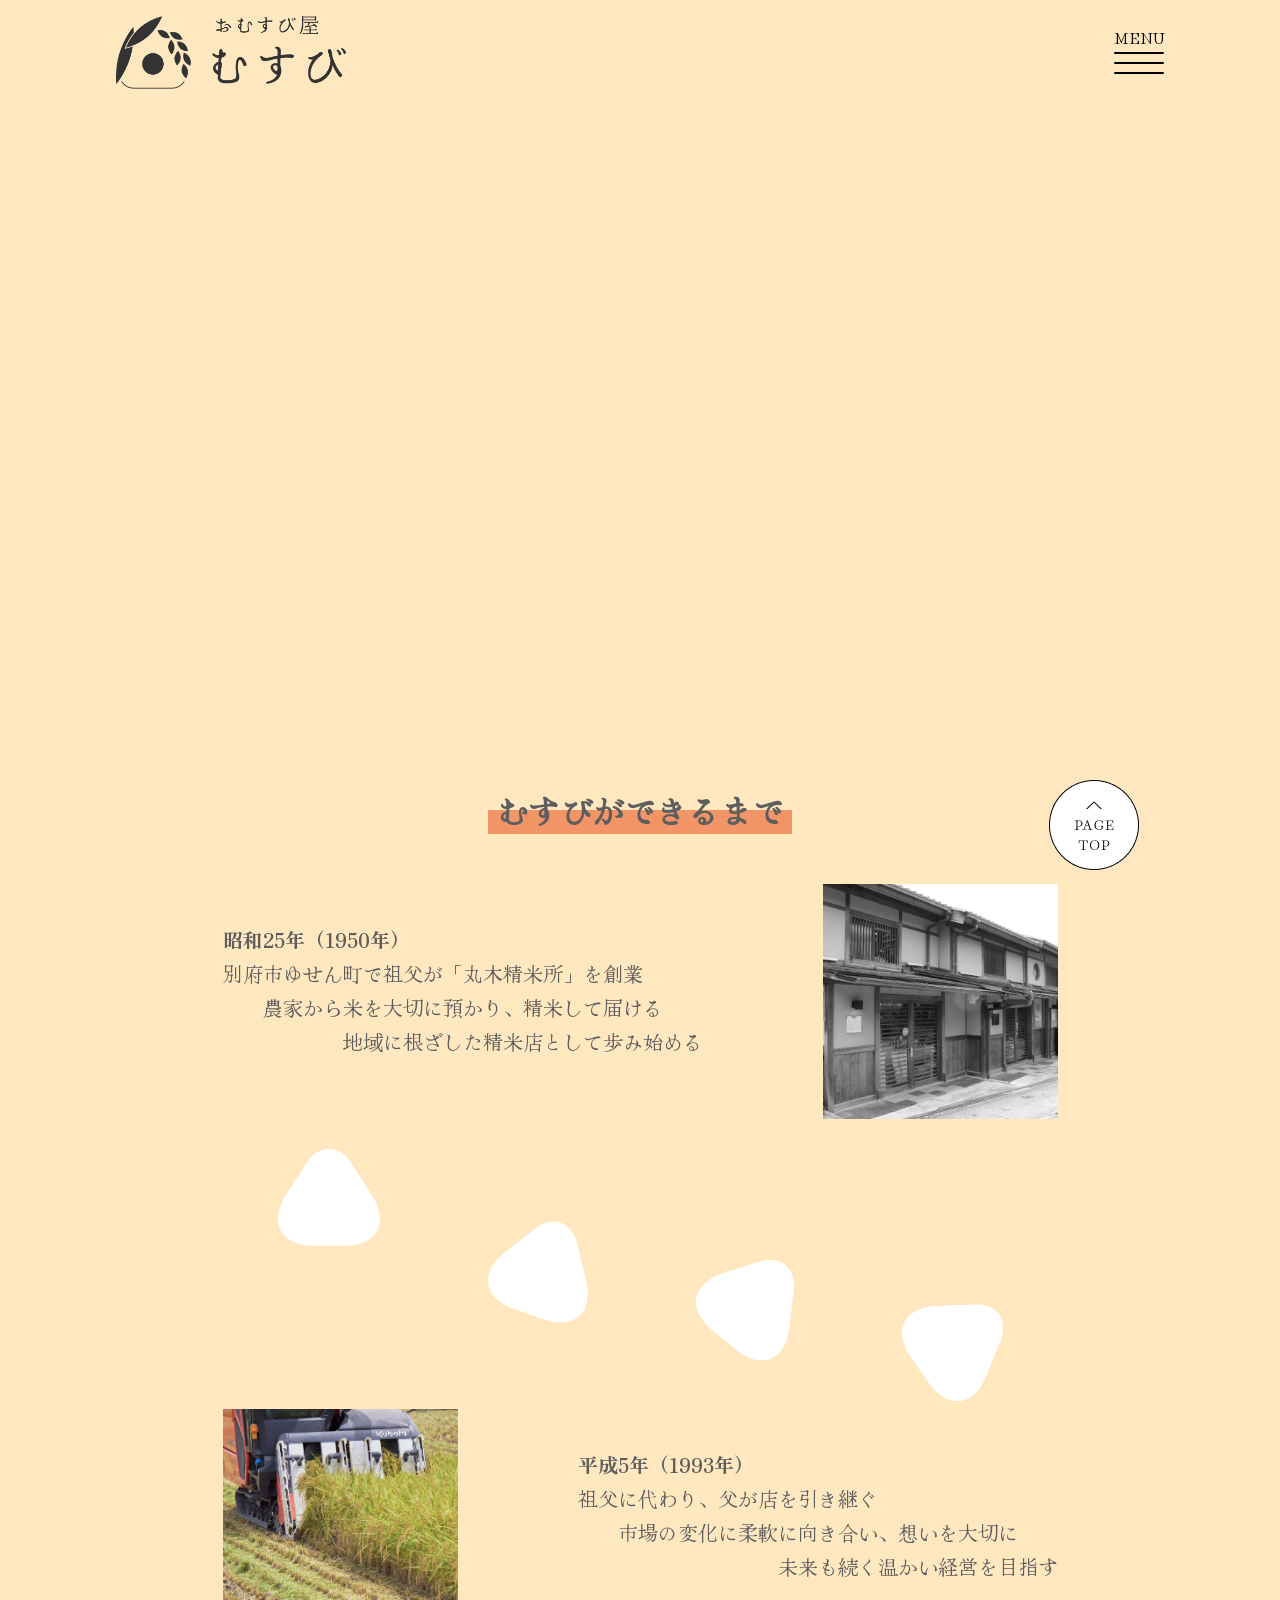
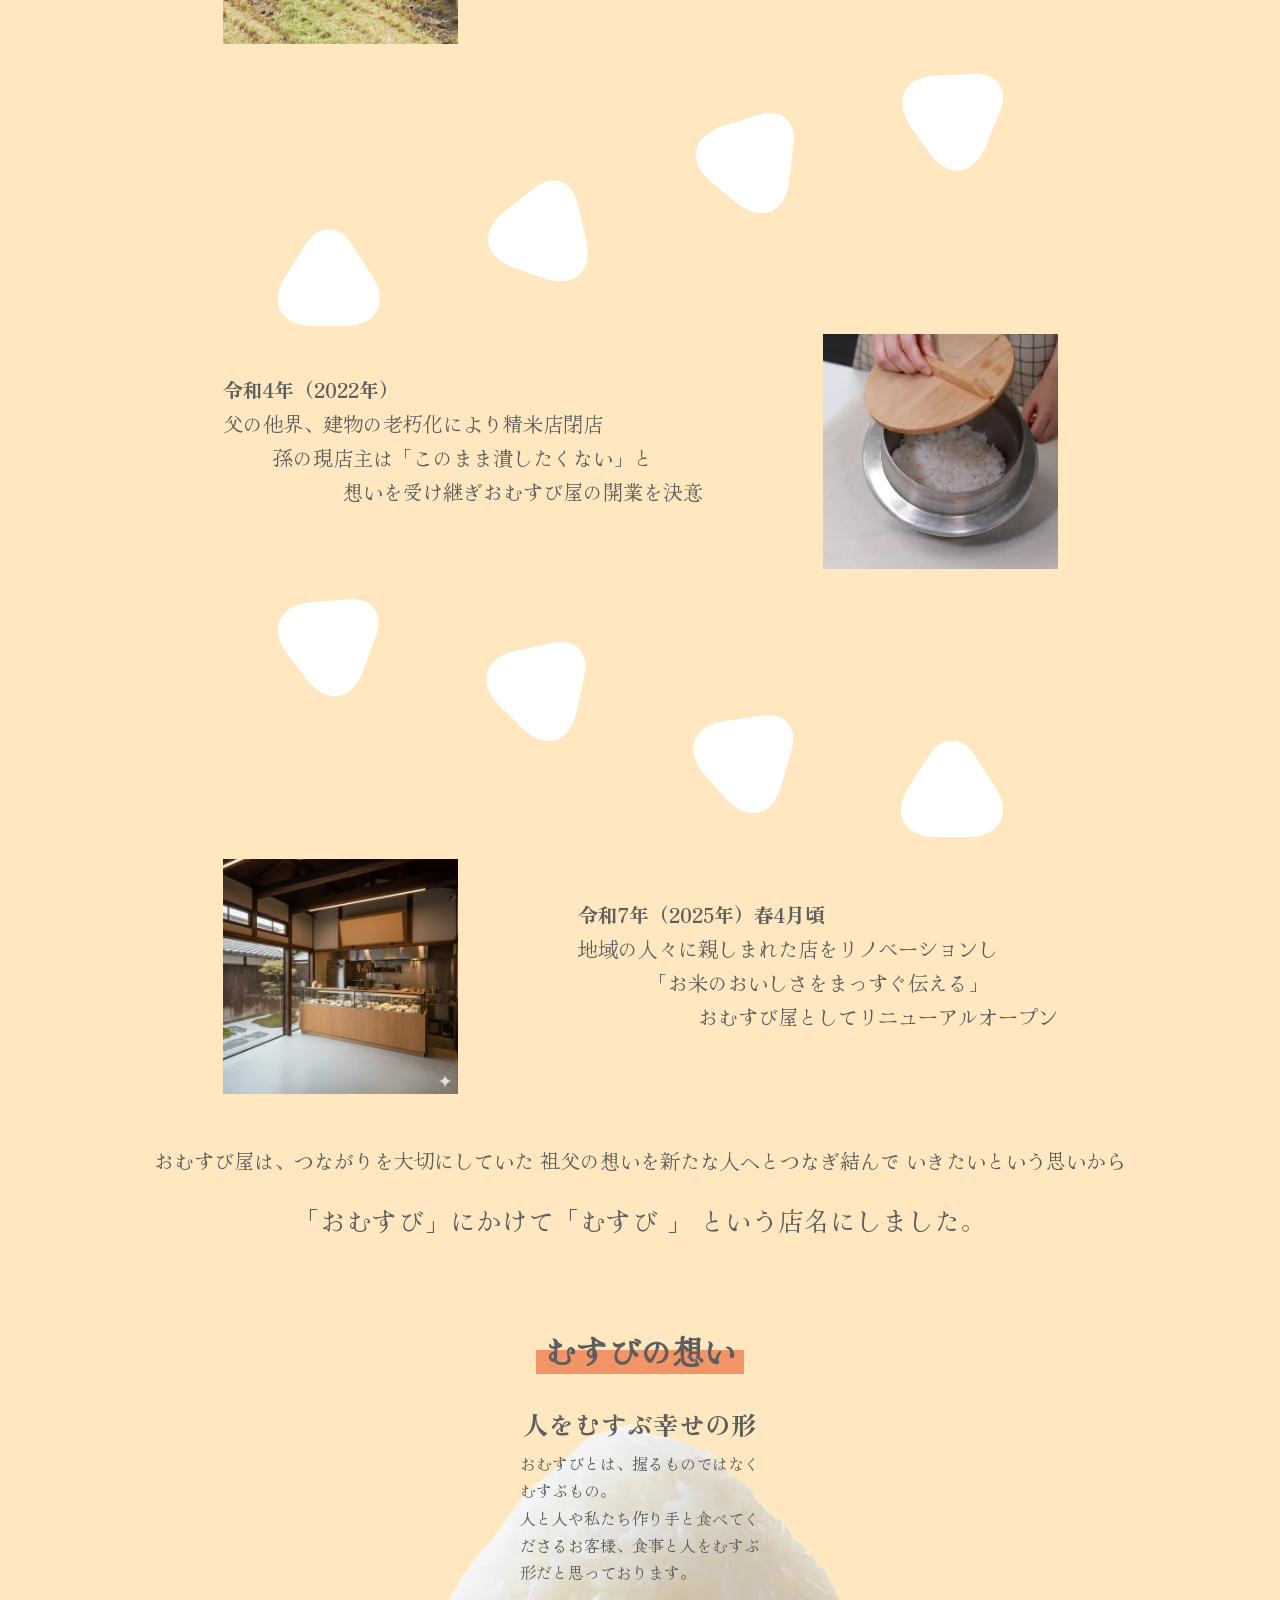
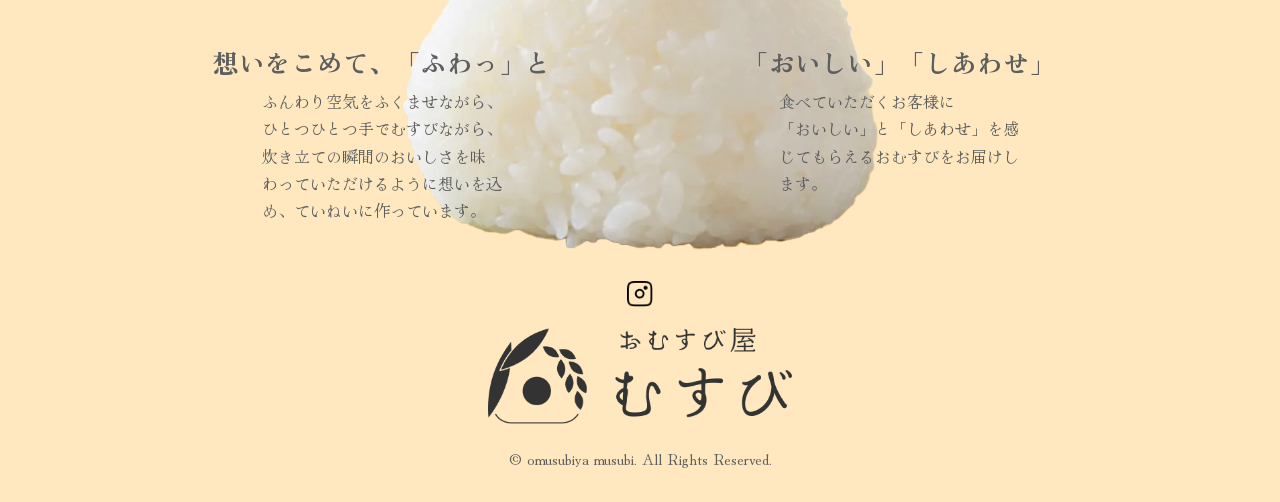
<file: history.html>
<!DOCTYPE html>
<html lang="ja">
<head>
    <meta charset="UTF-8">
    <meta name="viewport" content="width=device-width, initial-scale=1.0">
    <meta name="description" content="別府市ゆせん町で昭和25年創業の「むすび」。祖父の想いを受け継ぎ、2025年にリニューアルオープン。手作りのふわっと美味しいおむすびで、食べる人に「おいしい」と「しあわせ」を届けます。">
    <title>別府市の歴史ある手作りおむすび｜おむすび屋 むすび</title>
    <!-- リセットcss -->
    <link rel="stylesheet" href="./css/ress.css">
    <!-- ファビコン -->
    <link rel="shortcut icon" href="./img/favicon.ico" type="image/png">
    <!-- Google fonts -->
    <link rel="preconnect" href="https://fonts.googleapis.com">
    <link rel="preconnect" href="https://fonts.gstatic.com" crossorigin>
    <link href="https://fonts.googleapis.com/css2?family=Hina+Mincho&family=Zen+Old+Mincho&display=swap" rel="stylesheet">
    <!-- オリジナルcss -->
    <link rel="stylesheet" href="./css/style.css">
</head>
<body id="history">
    <header class="header-inner">
        <div class="header-wrapper">
            <h1><a href="index.html"><img src="./img/top-footer-logo.png" alt="おむすび屋むすび"></a></h1>
                <!-- ハンバーガーボタン -->
                <div class="btn-trigger-inner">
                    <p>MENU</p>
                    <div class="btn-trigger" id="btn01">
                    <span></span>
                    <span></span>
                    <span></span>
                    </div>
                </div>
                <div class="nav-page-wrapper">
                    <div class="nav-page">
                        <nav class="nav-contents">
                            <ul class="nav-list">
                                <li class="nav-list-li">
                                    <div class="nav-title">
                                        <a href="index.html">TOP</a>
                                    </div>
                                </li>
                                <li class="nav-list-li">
                                    <ul class="nav-title">
                                        <li><a href="index.html#omoi">むすびの想い</a></li>
                                        <li><a href="history.html#history">&#9660;むすびの歴史</a></li>
                                    </ul>
                                </li>
                                <li class="nav-list-li">
                                    <ul class="nav-title">
                                        <li><a href="index.html#about-rice">おこめについて</a></li>
                                        <li><a href="rice.html">&#9660;つやはるかについて</a></li>
                                    </ul>
                                </li>
                                <li class="nav-list-li">
                                    <ul class="nav-title">
                                        <li><a href="index.html#omusubi_catalog">おむすび一覧</a></li>
                                        <li><a href="menu.html#seasonal">&#9660;季節限定</a></li>
                                        <li><a href="menu.html#standard">&#9660;定番</a></li>
                                    </ul>
                                </li>
                            </ul>
                            <ul>
                                <li class="nav-list-li">
                                    <div class="nav-title">
                                        <a href="index.html#news">お知らせ</a>
                                    </div>
                                </li>
                                <li class="nav-list-li">
                                    <div class="nav-title">
                                        <a href="shop.html">お店について</a>
                                    </div>
                                </li>
                            </ul>
                        </nav>
                        <div class="nav-ex">
                            <div class="nav-ex-link">
                                <a href="@omusubi_musubiya"><img src="./img/insta-icon-hamberger.png" alt="おむすび屋むすびのインスタグラム"> </a>
                            </div>
                            <div class="nav-ex-link">
                                <a href="index.html"> <img src="./img/logo-hamberger.png" alt="おむすび屋むすび"></a>
                            </div>
                        </div>
                    </div>
                </div>
        </div>
    </header>
    <main>
        <video src="./movies/musubi-history.mp4"autoplay muted playsinline loop ></video>
        <section   class="wrapper">
            <h2>むすびができるまで</h2>
            <div class="historyreverse">
                <div class="history-inner">
                    <div class="history-box">
                        <p class="time"><time datetime="1950">昭和25年</time>（1950年）</p>
                        <p>別府市ゆせん町で祖父が「丸木精米所」を創業</p>
                        <p>農家から米を大切に預かり、精米して届ける</p>
                        <p>地域に根ざした精米店として歩み始める</p>
                    </div>
                    <img src="./img/beppu_omusubi_shop.webp" alt="別府市 昭和25年創業の精米店 店舗外観">
                </div>
                <div class="koro" ><img src="./img/korkor1.webp" alt="おむすびコロコロ転がる絵"></div>
                <div class="history-inner historyreverse-re">
                    <div class="history-box">
                        <p class="time"><time datetime="1993">平成5年</time>（1993年）</p>
                        <p>祖父に代わり、父が店を引き継ぐ</p>
                        <p>市場の変化に柔軟に向き合い、想いを大切に</p>
                        <p>未来も続く温かい経営を目指す</p>
                    </div>
                    <img src="./img/beppu_inakari_field.webp" alt="別府市のおむすび屋 むすびの手作りおむすび用の地元米を収穫する稲刈りの様子">
                </div>
                <div  class="koro"><img src="./img/korkor2.webp" alt="おむすびコロコロ転がる絵"></div>
                <div class="history-inner">
                    <div class="history-box">
                        <p  class="time"><time datetime="2022">令和4年</time>（2022年）</p>
                        <p>父の他界、建物の老朽化により精米店閉店</p>
                        <p>孫の現店主は「このまま潰したくない」と</p>
                        <p>想いを受け継ぎおむすび屋の開業を決意</p>
                    </div>
                    <img src="./img/beppu_omusubi_cooked_rice.webp" alt="別府市のおむすび屋 むすびの手作りおむすび用の炊き上がった白ごはん">
                </div>
                <div class="koro" ><img  src="./img/korkor3.webp" alt="おむすびコロコロ転がる絵"></div>
                <div class="history-inner historyreverse-re">
                    <div class="history-box">
                        <p class="time"><time datetime="2025">令和7年</time>（2025年）春4月頃</p>
                        <p>地域の人々に親しまれた店をリノベーションし</p>
                        <p>「お米のおいしさをまっすぐ伝える」</p>
                        <p>おむすび屋としてリニューアルオープン</p>
                    </div>
                    <img src="./img/beppu_omusubi_musubi_interior.png" alt="別府市のおむすび屋 むすびのリニューアルオープン後の店内全景">
                </div>
            </div>
            <div class="history-shop">
                <p>おむすび屋は、つながりを大切にしていた
                    祖父の想いを新たな人へとつなぎ結んで
                    いきたいという思いから</p>
                <p>「おむすび」にかけて「むすび 」
                    という店名にしました。</p>
            </div>
        </section>
        
        <section class="sp-mind" class="wrapper">
            <h2>むすびの想い</h2>
            <div class="mind">
                <div class="mind-inner">
                    <div class="mind-text">
                        <p>人をむすぶ幸せの形</p>
                        <img src="./img/beppu_omusubi_shio.webp" alt="別府市のおむすび屋 むすびの手作り塩おむすび">
                    </div>
                    <p>おむすびとは、握るものではなく<br>
                        むすぶもの。<br>
                        人と人や私たち作り手と食べてく<br>
                        ださるお客様、食事と人をむすぶ<br>
                        形だと思っております。  </p>
                </div>
        
                <div>
                    <div class="mind-inner">
                        <div class="mind-text">
                            <p>想いをこめて、「ふわっ」と</p>
                            <img src="./img/beppu_omusubi_shio.webp" alt="別府市のおむすび屋 むすびの手作り塩おむすび">
                        </div>
                        <p>ふんわり空気をふくませながら、<br>
                            ひとつひとつ手でむすびながら、<br>
                            炊き立ての瞬間のおいしさを味<br>
                            わっていただけるように想いを込<br>
                            め、ていねいに作っています。</p>
                    </div>
                    <div class="mind-inner">
                        <div class="mind-text">
                            <p>「おいしい」「しあわせ」</p>
                            <img src="./img/beppu_omusubi_shio.webp" alt="別府市のおむすび屋 むすびの手作り塩おむすび">
                        </div>
                        <p>食べていただくお客様に<br>
                            「おいしい」と「しあわせ」を感<br>
                            じてもらえるおむすびをお届けし<br>
                            ます。</p>
                </div>
                </div>
            </div>
        </section>
        <section class="pc-mind" class="wrapper">
            <h2>むすびの想い</h2>
            <div class="mind">
                <div class="mind-inner">
                    <div class="mind-text">
                        <p>人をむすぶ幸せの形</p>
                    </div>
                    <p>おむすびとは、握るものではなく<br>
                        むすぶもの。<br>
                        人と人や私たち作り手と食べてく<br>
                        ださるお客様、食事と人をむすぶ<br>
                        形だと思っております。  </p>
                </div>
        
                <div class="pc-text">
                    <div class="mind-inner">
                        <div class="mind-text">
                            <p>想いをこめて、「ふわっ」と</p>
                        </div>
                        <p>ふんわり空気をふくませながら、<br>
                            ひとつひとつ手でむすびながら、<br>
                            炊き立ての瞬間のおいしさを味<br>
                            わっていただけるように想いを込<br>
                            め、ていねいに作っています。</p>
                    </div>
                    <div class="mind-inner">
                        <div class="mind-text">
                            <p>「おいしい」「しあわせ」</p>
                        </div>
                        <p>食べていただくお客様に<br>
                            「おいしい」と「しあわせ」を感<br>
                            じてもらえるおむすびをお届けし<br>
                            ます。</p>
                </div>
                </div>
            </div>
        </section>
        <!-- トップへ戻るボタン -->
        <a class="top-button" href="#history"><img src="./img/page-top-button.png" alt="ページのトップへ戻る"></a>
    </main>
    
    <footer>
        <a class="instagram-link" href="@omusubi_musubiya"><img src="./img/Instagram.png" alt="インスタグラム"></a>
        <img class="footer-logo" src="./img/top-footer-logo.png" alt="おむすび屋むすび">
        <small>&copy; omusubiya musubi. All Rights Reserved.</small>
    </footer>
    <script src="./js/script.js"></script>
</body>
</html>
</file>
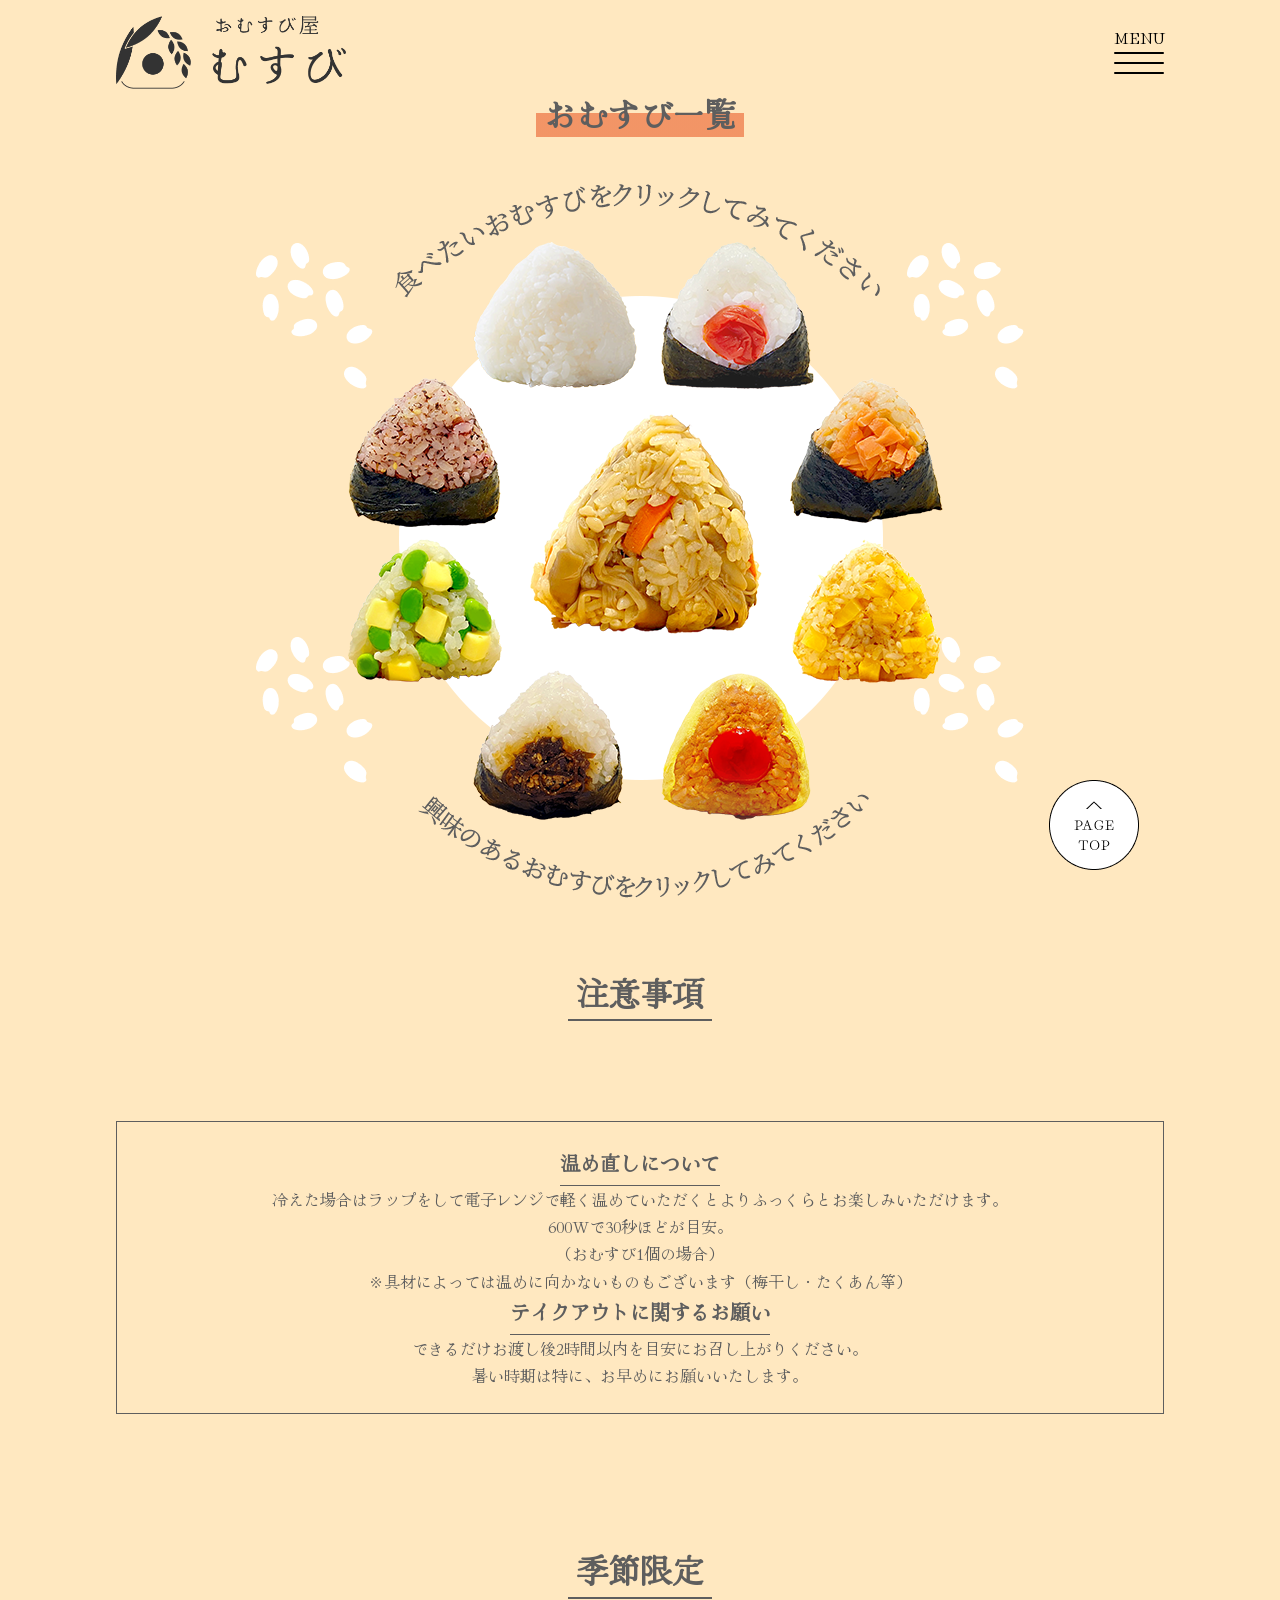
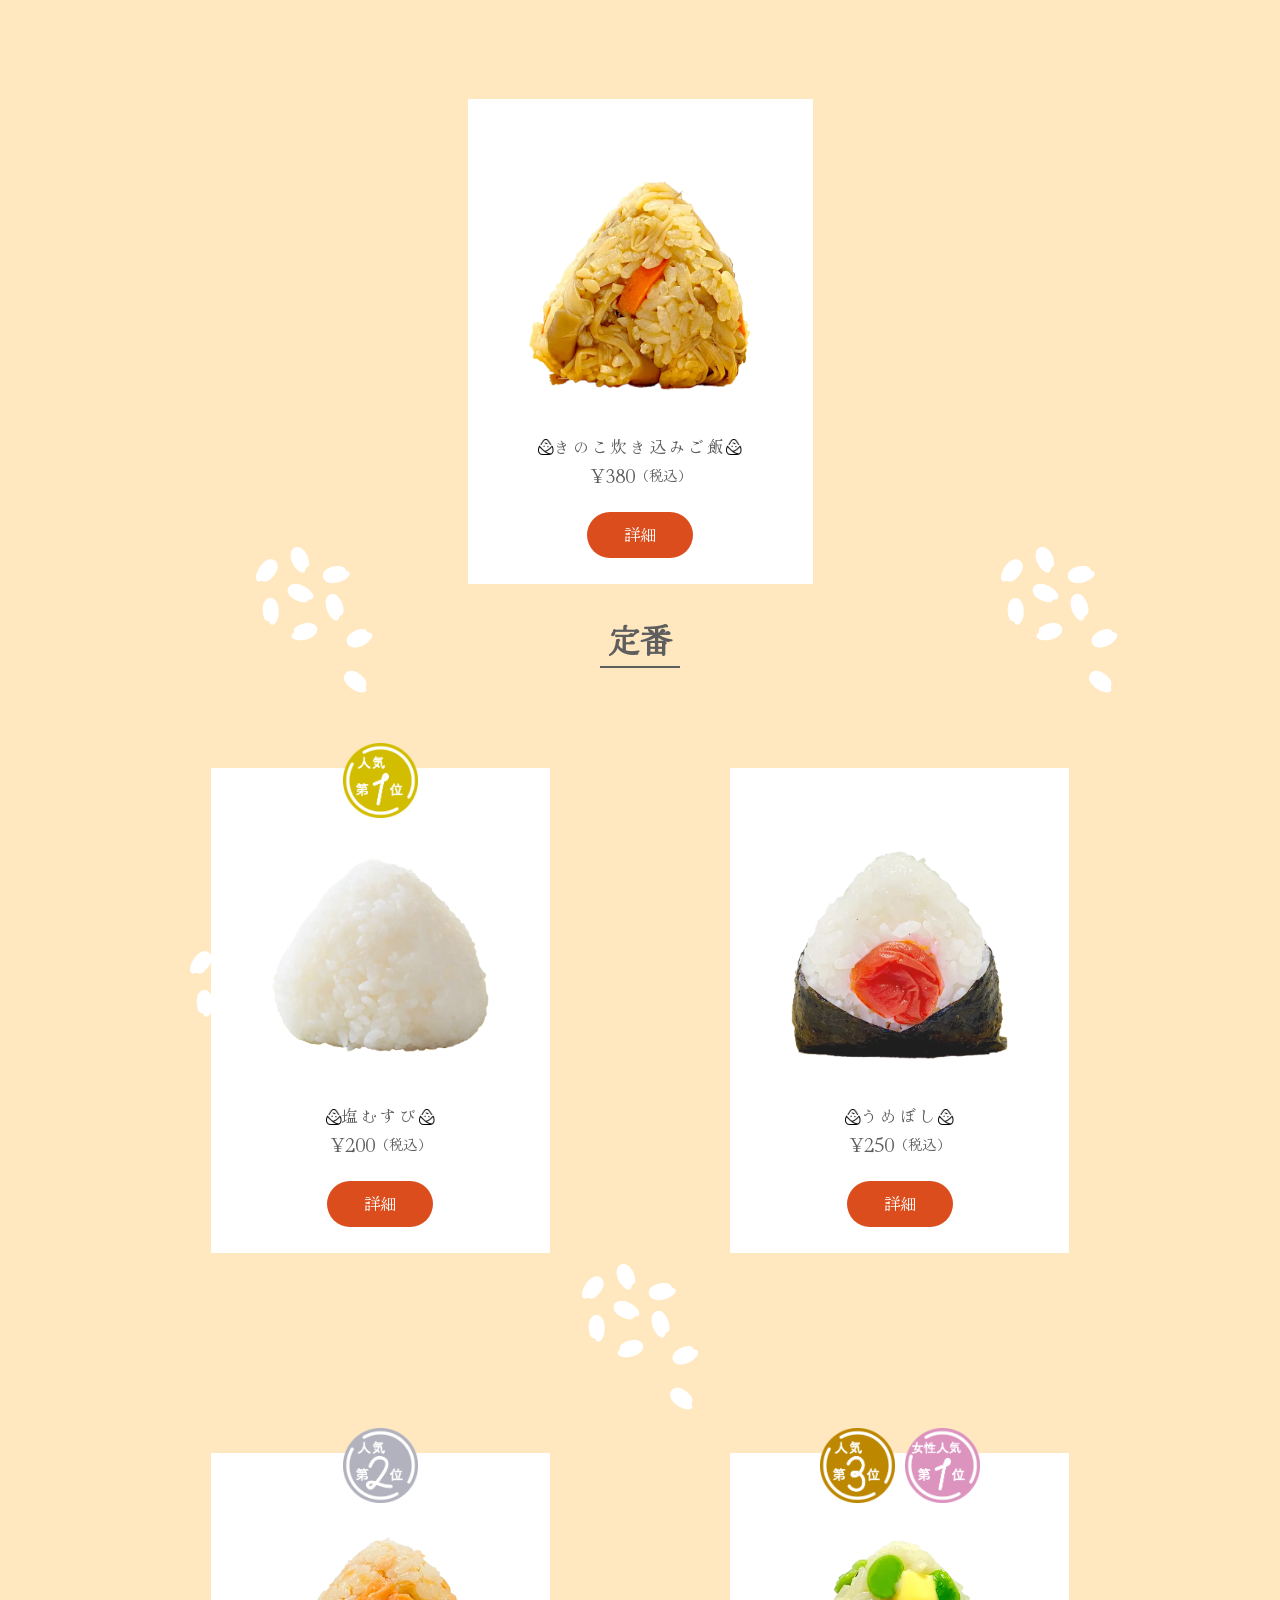
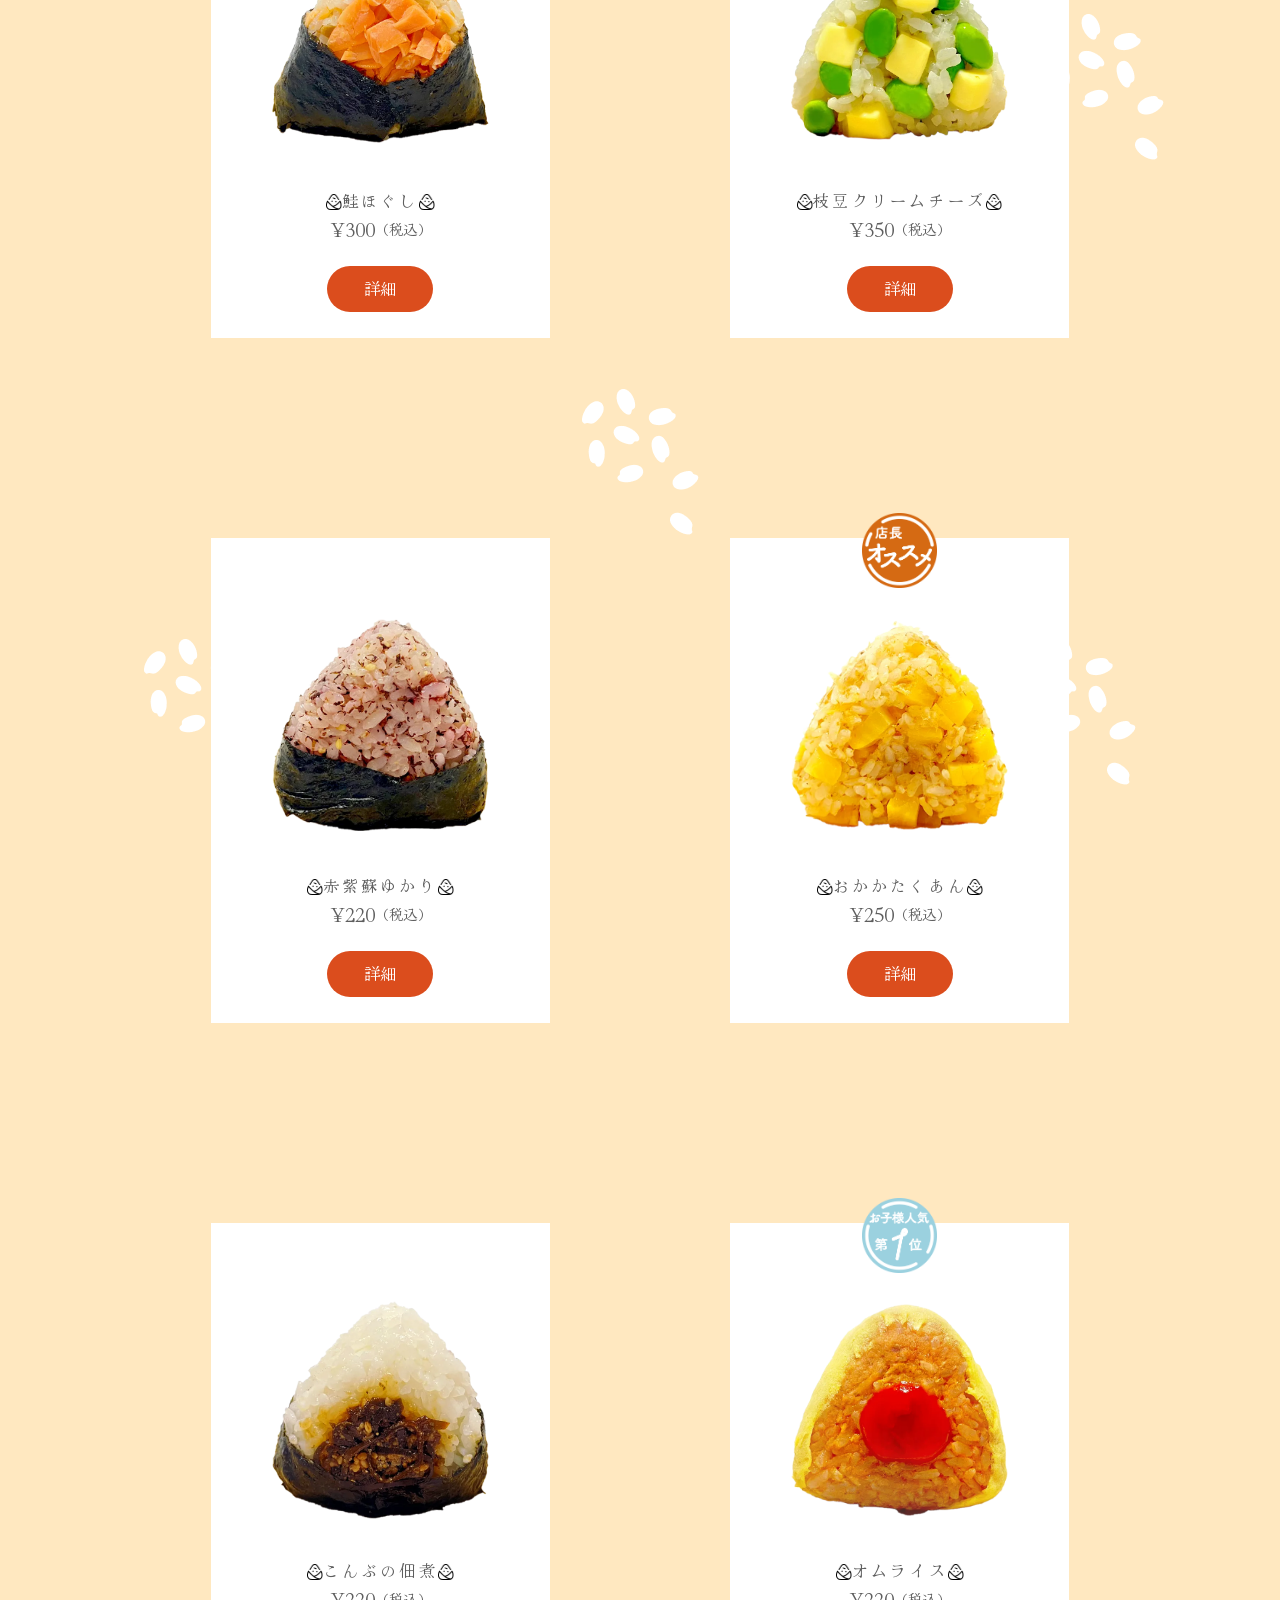
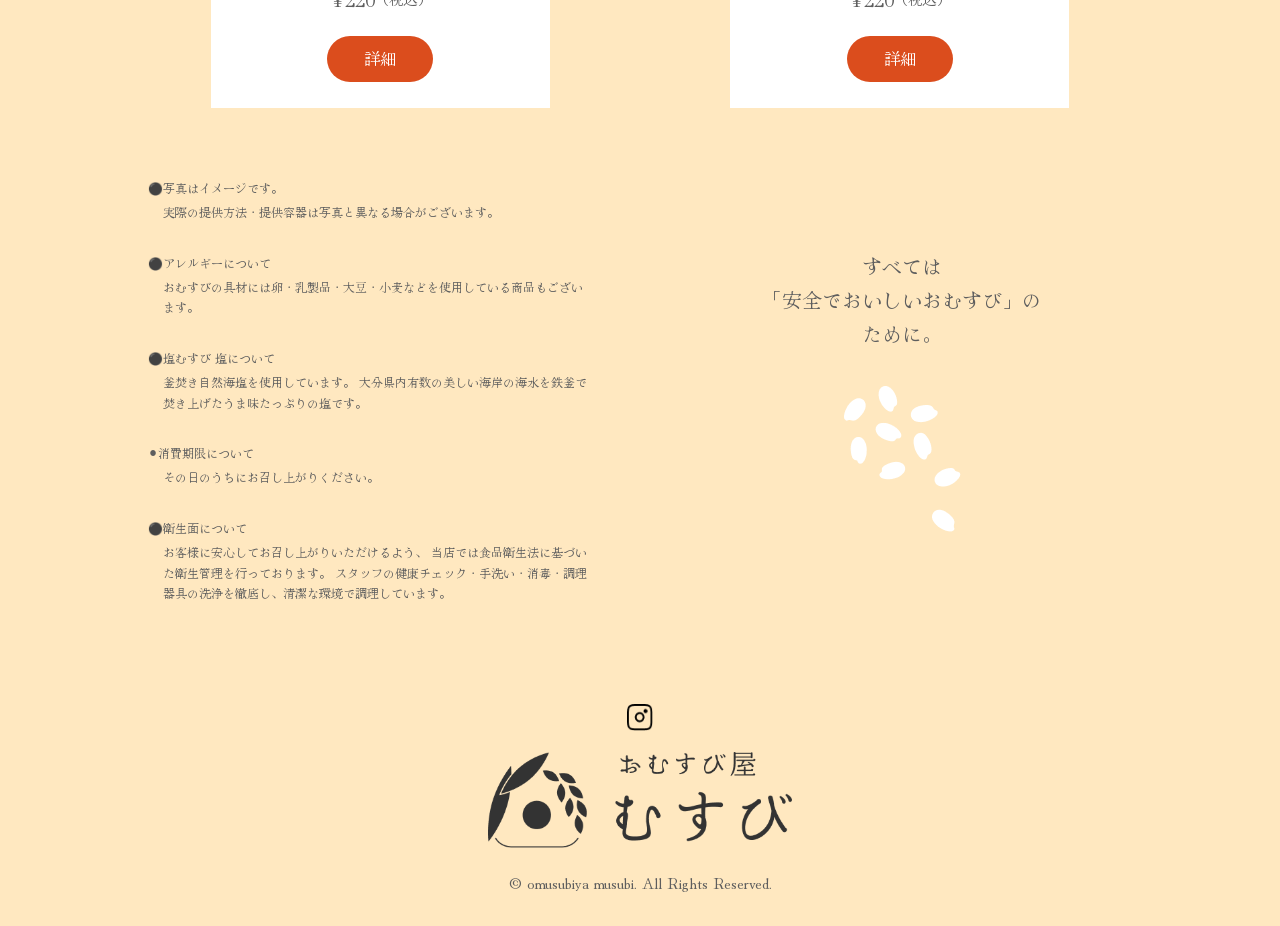
<file: menu.html>
<!DOCTYPE html>
<html lang="ja">
<head>
    <meta charset="UTF-8">
    <meta name="viewport" content="width=device-width, initial-scale=1.0">
    <meta name="description" content="別府市で手作りのおむすび・おむすびをテイクアウトで楽しめます。塩むすびや鮭、枝豆クリームチーズなど、定番から季節限定までふっくら美味しいおむすびをその日のうちにお持ち帰りいただけます。">
    <title>豊富な種類の別府市おむすび｜おむすび屋むすび</title>
    <!-- ファビコン -->
    <link rel="shortcut icon" href="./img/favicon.ico" type="image/png">
    <!-- リセットcss -->
    <link rel="stylesheet" href="./css/ress.css">
    <!-- Google fonts -->
    <link rel="preconnect" href="https://fonts.googleapis.com">
    <link rel="preconnect" href="https://fonts.gstatic.com" crossorigin>
    <link href="https://fonts.googleapis.com/css2?family=Hina+Mincho&family=Zen+Old+Mincho&display=swap" rel="stylesheet">
    <!-- オリジナルcss -->
    <link rel="stylesheet" href="./css/style.css">
</head>
<body id="menu">
    <header class="header-inner">
        <div class="header-wrapper">
            <h1><a href="index.html"><img src="./img/top-footer-logo.png" alt="おむすび屋むすび"></a></h1>
            <!-- ハンバーガーボタン -->
            <div class="btn-trigger-inner">
                <p>MENU</p>
                <div class="btn-trigger" id="btn01">
                <span></span>
                <span></span>
                <span></span>
                </div>
            </div>
            <div class="nav-page-wrapper">
                <div class="nav-page">
                    <nav class="nav-contents">
                        <ul class="nav-list">
                            <li class="nav-list-li">
                                <div class="nav-title">
                                    <a href="index.html">TOP</a>
                                </div>
                            </li>
                            <li class="nav-list-li">
                                <ul class="nav-title">
                                    <li><a href="index.html#omoi">むすびの想い</a></li>
                                    <li><a href="history.html#history">&#9660;むすびの歴史</a></li>
                                </ul>
                            </li>
                            <li class="nav-list-li">
                                <ul class="nav-title">
                                    <li><a href="index.html#about-rice">おこめについて</a></li>
                                    <li><a href="rice.html">&#9660;つやはるかについて</a></li>
                                </ul>
                            </li>
                            <li class="nav-list-li">
                                <ul class="nav-title">
                                    <li><a href="index.html#omusubi_catalog">おむすび一覧</a></li>
                                    <li><a href="menu.html#seasonal">&#9660;季節限定</a></li>
                                    <li><a href="menu.html#standard">&#9660;定番</a></li>
                                </ul>
                            </li>
                        </ul>
                        <ul>
                            <li class="nav-list-li">
                                <div class="nav-title">
                                    <a href="index.html#news">お知らせ</a>
                                </div>
                            </li>
                            <li class="nav-list-li">
                                <div class="nav-title">
                                    <a href="shop.html">お店について</a>
                                </div>
                            </li>
                        </ul>
                    </nav>
                    <div class="nav-ex">
                        <div class="nav-ex-link">
                            <a href="@omusubi_musubiya"><img src="./img/insta-icon-hamberger.png" alt="おむすび屋むすびのインスタグラム"> </a>
                        </div>
                        <div class="nav-ex-link">
                            <a href="index.html"> <img src="./img/logo-hamberger.png" alt="おむすび屋むすび"></a>
                        </div>
                    </div>
                </div>
            </div>
        </div>
    </header>
    <main>
        <h2>おむすび一覧</h2>
        <section class="wrapper">
            <div class="menu-main">
            <img src="./img/manu-top-665800.png" alt="塩むすび、うめぼし、鮭ほぐし、枝豆クリームチーズ、赤紫蘇ゆかり、おかかたくあん、オムライス、こんぶの佃煮、きのこ炊き込みごはん、各種おむすびを円状に並べた写真" usemap="#menu-click-top">            
            <map name="menu-click-top">
                <area target="_self" alt="きのこ炊き込みごはん" title="きのこ炊き込みごはん" href="#kinoko" coords="230,386,321,284,352,264,394,286,445,364,461,465,434,502,254,501,214,464" shape="poly">
                <area target="_self" alt="塩むすび" title="塩むすび" href="#sio" coords="158,182,206,116,241,97,289,113,330,172,331,231,309,252,184,255,165,227" shape="poly">
                <area target="_self" alt="うめぼし" title="うめぼし" href="#ume" coords="361,156,399,112,428,96,455,110,495,156,511,245,496,259,360,258,348,239" shape="poly">
                <area target="_self" alt="鮭ほぐし" title="鮭ほぐし" href="#sake" coords="519,261,561,229,604,257,630,314,640,376,562,392,482,383,475,341" shape="poly">
                <area target="_self" alt="枝豆クリームチーズ" title="枝豆クリームチーズ" href="#edamame" coords="31,506,63,427,116,400,163,423,202,503,188,545,49,548" shape="poly">
                <area target="_self" alt="赤紫蘇ゆかり" title="赤紫蘇ゆかり" href="#yukari" coords="33,351,42,310,97,243,120,233,152,242,194,313,201,353,187,395,49,395" shape="poly">
                <area target="_self" alt="おかかたくあん" title="おかかたくあん" href="#takuan" coords="532,410,561,402,592,411,636,495,629,546,496,546,475,510" shape="poly">
                <area target="_self" alt="こんぶの佃煮" title="こんぶの佃煮" href="#konbu" coords="249,519,311,577,322,645,304,676,237,691,178,675,157,645,179,575" shape="poly">
                <area target="_self" alt="オムライス" title="オムライス" href="#omurice" coords="349,621,386,546,433,525,478,553,509,626,504,674,428,690,352,673" shape="poly">
            </map>
            </div>
        </section>

        <!-- MENUページメインビジュアル画像完成後差し込み -->
        <section class="menu-notice wrapper">
            <div class="rice-sp">
                <img src="./img/rice-grain.webp" alt="お米の粒">                    
            </div>
            <div class="menu-section-h3">
                <h3>注意事項</h3>                
            </div>
            <div class="notice-text">
                <div class="notice-text-title">
                    <h4>温め直しについて</h4>                    
                </div>
                <div class="notice-text-text">
                    <p>冷えた場合はラップをして電子レンジで軽く温めていただくとよりふっくらとお楽しみいただけます。
                    <br>600Wで30秒ほどが目安。
                        <br>（おむすび1個の場合）</p>
                    <p>※具材によっては温めに向かないものもございます（梅干し・たくあん等）</p>                    
                </div>
                <div class="notice-text-title">
                    <h4>テイクアウトに関するお願い</h4>
                </div>
                <div class="notice-text-text">
                    <p>できるだけお渡し後2時間以内を目安にお召し上がりください。</p>
                    <p>暑い時期は特に、お早めにお願いいたします。</p>
                </div>
            </div>
        </section>
    <!-- 商品一覧 -->
    <div class="menu-all wrapper">
        <section class="menu-seasonal">
            <div class="rice-sp">
                <img src="./img/rice-grain.webp" alt="お米の粒">                    
            </div>
            <div class="menu-section-h3">
                <h3 id="seasonal">季節限定</h3>                
            </div>
            <div class="menu-card-center">
                <div id="kinoko" class="menu-card-seasonal">
                    <div class="item">                        
                        <div class="item-img">
                            <img src="./img/beppu_omusubi_kinoko_takikomi.webp" alt="別府市のおむすび屋 むすびの手作りきのこ炊き込みごはんおむすび">
                        </div>
                        <div class="menu-text">
                            <div class="item-name">
                                <p>きのこ炊き込みご飯</p>
                            </div>
                            <div class="item-price">
                                <p>&yen;380<span>（税込）</span></p>
                            </div>
                                        <!-- modul buttom -->
                            <div class="detail">
                               <button class="modalbutton modalOpen">詳細</button>
                               <div class="modal easyModal">
                                 <div class="modal-content">
                                   <div class="modal-header">
                                     <div><img src="./img/beppu_omusubi_kinoko_takikomi.webp" alt="別府市のおむすび屋 むすびの手作りきのこ炊き込みごはんおむすび">
                                       <p>きのこ炊き込みご飯</p>
                                     </div>
                                     <span class="modalClose">×</span>
                                   </div>
                                   <div class="modal-body">
                                     <p>旬のしいたけ・えのき・しめじをたっぷり使った きのこの炊き込みごはんです。香り高く食感のよいオリジナルおむすびです。</p>
                                     <div class="modal-other-contents">
                                         <p class="energy">エネルギー：200kcal</p>
                                         <p class="allergie-title">アレルギー</p>
                                         <div class="allergie-icon">
                                            <div class="allergie-contents">
                                                <img src="./img/alle-soy.png" alt="大豆アレルギー対象食品">
                                                <p>大豆</p>
                                            </div>
                                            <div class="allergie-contents">
                                                <img src="./img/alle-wheat.png" alt="小麦アレルギー対象食品">
                                                <p>小麦</p>
                                            </div>
                                         </div>
                                     </div>
                                   </div>
                                 </div>
                               </div>
                            </div> 
                        </div>
                    </div>
                </div>
            </div>

           
            
        </section>        
        <section class="menu-standard">
            <div class="rice-sp">
                <img src="./img/rice-grain.webp" alt="お米の粒">                    
            </div>
            <div class="menu-section-h3">
                <h3 id="standard">定番</h3>                
            </div>

            <div class="menu-list wrapper">

                <div id="sio" class="menu-card">
                    <div class="recommend-badge">
                        <img src="./img/badge-1png.png" alt="人気一位">
                    </div>
                    <div class="item">                        
                        <div class="item-img">
                            <img src="./img/beppu_omusubi_shio.webp" alt="別府市のおむすび屋 むすびの手作り塩おむすび">
                        </div>
                        <div class="menu-text">
                            <div class="item-name">
                                <p>塩むすび</p>
                            </div>
                            <div class="item-price">
                                <p>&yen;200<span>（税込）</span></p>
                            </div>
                                        <!-- modul buttom -->
                            <div class="detail">
                               <button class="modalbutton modalOpen">詳細</button>
                               <div class="modal easyModal">
                                 <div class="modal-content">
                                   <div class="modal-header">
                                     <div><img src="./img/beppu_omusubi_shio.webp" alt="別府市のおむすび屋 むすびの手作り塩おむすび">
                                       <p>塩むすび</p>
                                     </div>
                                     <span class="modalClose">×</span>
                                   </div>
                                   <div class="modal-body">
                                     <p>お米本来のおいしさを感じていただける当店自慢の塩むすび。お米のうまみや甘みをより引き出せるよう、釜焚き自然海塩を使用しています。大分県内有数の美しい海岸の海水を鉄釜で焚き上げたうま味たっぷりの塩です。</p>
                                         <p class="energy">エネルギー：170kcal</p>
                                         <p class="allergie-title">アレルギー</p>
                                         <div class="allergie-icon">
                                           <div class="allergie-contents"><img src="./img/alle-none.png" alt="アレルギーはありません"></div>
                                        </div>
                                   </div>
                                 </div>
                               </div>
                            </div> 
                        </div>
                    </div>
                </div>
            
                <div id="ume" class="menu-card">
                    <div class="item">                        
                        <div class="item-img">
                            <img src="./img/beppu_omusubi_ume.webp" alt="別府市のおむすび屋 むすびの手作り梅おむすび">
                        </div>
                        <div class="menu-text">
                            <div class="item-name">
                                <p>うめぼし</p>
                            </div>
                            <div class="item-price">
                                <p>&yen;250<span>（税込）</span></p>
                            </div>
                                        <!-- modul buttom -->
                            <div class="detail">
                               <button class="modalbutton modalOpen">詳細</button>
                               <div class="modal easyModal">
                                 <div class="modal-content">
                                   <div class="modal-header">
                                     <div><img src="./img/beppu_omusubi_ume.webp" alt="別府市のおむすび屋 むすびの手作り梅おむすび">
                                       <p>うめぼし</p>
                                     </div>
                                     <span class="modalClose">×</span>
                                   </div>
                                   <div class="modal-body">
                                     <p>果肉が柔らかさが特徴の日田市大山町で育った南高梅を使用。天然塩と有機栽培の赤シソで丁寧に漬け込み酸味と旨みを凝縮しました。</p>
                                     <p class="energy">エネルギー：180kcal</p>
                                     <p class="allergie-title">アレルギー</p>
                                     <div class="allergie-icon">
                                       <img src="./img/alle-none.png" alt="アレルギーはありません">
                                     </div>
                                   </div>
                                 </div>
                               </div>
                            </div> 
                        </div>
                    </div>
                </div>

                <div id="sake" class="menu-card">
                    <div class="recommend-badge">
                        <img src="./img/badge-2.png" alt="人気二位">
                    </div>
                    <div class="item">                        
                        <div class="item-img">
                            <img src="./img/beppu_omusubi_salmon.webp" alt="別府市のおむすび屋 むすびの手作り鮭おむすび">
                        </div>
                        <div class="menu-text">
                            <div class="item-name">
                                <p>鮭ほぐし</p>
                            </div>
                            <div class="item-price">
                                <p>&yen;300<span>（税込）</span></p>
                            </div>
                                        <!-- modul buttom -->
                            <div class="detail">
                               <button class="modalbutton modalOpen">詳細</button>
                               <div class="modal easyModal">
                                 <div class="modal-content">
                                   <div class="modal-header">
                                     <div><img src="./img/beppu_omusubi_salmon.webp" alt="別府市のおむすび屋 むすびの手作り鮭おむすび">
                                       <p>鮭ほぐし</p>
                                     </div>
                                     <span class="modalClose">×</span>
                                   </div>
                                   <div class="modal-body">
                                     <p>脂のりがよくふっくらした身のサーモンを塩焼きに。ごろごろと食べ応えのあるほぐし加減と鮭の旨みがお米のと相性抜群の人気商品です。</p>
                                     <div class="modal-other-contents">
                                         <p class="energy">エネルギー：200kcal</p>
                                         <p class="allergie-title">アレルギー</p>
                                         <div class="allergie-icon">
                                            <div class="allergie-contents">
                                                <img src="./img/alle-salmon.png" alt="鮭アレルギー対象食品">
                                                <p>鮭</p>
                                            </div>
                                         </div>
                                     </div>
                                   </div>
                                 </div>
                               </div>
                            </div> 
                        </div>
                    </div>
                </div>

 
                <div id="edamame" class="menu-card">
                    <div class="recommend-badge">
                        <img src="./img/badge-3.png" alt="人気三位">
                        <img src="./img/badge-woman.png" alt="女性人気一位">
                    </div>
                    <div class="item">                        
                        <div class="item-img">
                            <img src="./img/beppu_omusubi_edamame_cream.webp" alt="別府市のおむすび屋 むすびの手作り枝豆クリームチーズおむすび">
                        </div>
                        <div class="menu-text">
                            <div class="item-name">
                                <p>枝豆クリームチーズ</p>
                            </div>
                            <div class="item-price">
                                <p>&yen;350<span>（税込）</span></p>
                            </div>
                                        <!-- modul buttom -->
                            <div class="detail">
                               <button class="modalbutton modalOpen">詳細</button>
                               <div class="modal easyModal">
                                 <div class="modal-content">
                                   <div class="modal-header">
                                     <div><img src="./img/beppu_omusubi_edamame_cream.webp" alt="別府市のおむすび屋 むすびの手作り枝豆クリームチーズおむすび">
                                       <p>枝豆クリームチーズ</p>
                                     </div>
                                     <span class="modalClose">×</span>
                                   </div>
                                   <div class="modal-body">
                                     <p>枝豆のむき身を混ぜ込んだ変わり種おむすび。塩ゆでにした枝豆とクリームチーズの相性がよく、手土産にも人気の一品です。</p>
                                     <div class="modal-other-contents">
                                         <p class="energy">エネルギー：230kcal</p>
                                         <p class="allergie-title">アレルギー</p>
                                         <div class="allergie-icon">
                                            <div class="allergie-contents">
                                                <img src="./img/alle-milk.png" alt="牛乳アレルギー対象食品">
                                                <p>牛乳</p>
                                            </div>
                                            <div class="allergie-contents">
                                                <img src="./img/alle-soy.png" alt="大豆アレルギー対象食品">
                                                <p>大豆</p>
                                            </div>
                                         </div>
                                     </div>
                                   </div>
                                 </div>
                               </div>
                            </div> 
                        </div>
                    </div>
                </div>

                <div id="yukari" class="menu-card">
                    <div class="item">                        
                        <div class="item-img">
                            <img src="./img/beppu_omusubi_yukari.webp" alt="別府市のおむすび屋 むすびの手作り赤紫蘇ゆかりおむすび">
                        </div>
                        <div class="menu-text">
                            <div class="item-name">
                                <p>赤紫蘇ゆかり</p>
                            </div>
                            <div class="item-price">
                                <p>&yen;220<span>（税込）</span></p>
                            </div>
                                        <!-- modul buttom -->
                            <div class="detail">
                               <button class="modalbutton modalOpen">詳細</button>
                               <div class="modal easyModal">
                                 <div class="modal-content">
                                   <div class="modal-header">
                                     <div><img src="./img/beppu_omusubi_yukari.webp" alt="別府市のおむすび屋 むすびの手作り赤紫蘇ゆかりおむすび">
                                       <p>赤紫蘇ゆかり</p>
                                     </div>
                                     <span class="modalClose">×</span>
                                   </div>
                                   <div class="modal-body">
                                     <p>大分産の無農薬赤紫蘇をふんだんに使用したゆかりごはんのおむすび。しょっぱさと旨みが感じられる赤紫蘇は甘味あるお米によく合います。</p>
                                     <p class="energy">エネルギー：175kcal</p>
                                     <p class="allergie-title">アレルギー</p>
                                     <div class="allergie-icon">
                                       <img src="./img/alle-none.png" alt="アレルギーはありません">
                                     </div>
                                   </div>
                                 </div>
                               </div>
                            </div> 
                        </div>
                    </div>
                </div>

                <div id="takuan" class="menu-card">
                    <div class="recommend-badge">
                        <img src="./img/badge-reco.png" alt="店長おすすめ">
                    </div>
                    <div class="item">                        
                        <div class="item-img">
                            <img src="./img/beppu_omusubi_okaka_takuan.webp" alt="別府市のおむすび屋 むすびの手作りおかかたくあんおむすび">
                        </div>
                        <div class="menu-text">
                            <div class="item-name">
                                <p>おかかたくあん</p>
                            </div>
                            <div class="item-price">
                                <p>&yen;250<span>（税込）</span></p>
                            </div>
                                        <!-- modul buttom -->
                            <div class="detail">
                               <button class="modalbutton modalOpen">詳細</button>
                               <div class="modal easyModal">
                                 <div class="modal-content">
                                   <div class="modal-header">
                                     <div><img src="./img/beppu_omusubi_okaka_takuan.webp" alt="別府市のおむすび屋 むすびの手作りおかかたくあんおむすび">
                                       <p>おかかたくあん</p>
                                     </div>
                                     <span class="modalClose">×</span>
                                   </div>
                                   <div class="modal-body">
                                     <p>旨刻みたくあんと醤油で和えたおかかを混ぜこみました。カリカリしたたくあんの食感と、おかかの旨みがしみたお米の相性の良さが人気です。</p>
                                     <div class="modal-other-contents">
                                         <p class="energy">エネルギー：210kcal</p>
                                         <p class="allergie-title">アレルギー</p>
                                         <div class="allergie-icon">
                                            <div class="allergie-contents">
                                                <img src="./img/alle-soy.png" alt="大豆アレルギー対象食品">
                                                <p>大豆</p>
                                            </div>
                                            <div class="allergie-contents">
                                                <img src="./img/alle-wheat.png" alt="小麦アレルギー対象食品">
                                                <p>小麦</p>
                                            </div>
                                         </div>
                                     </div>
                                   </div>
                                 </div>
                               </div>
                            </div> 
                        </div>
                    </div>
                </div>

                <div id="konbu" class="menu-card">
                    <div class="item">                        
                        <div class="item-img">
                            <img src="./img/beppu_omusubi_kombu_tsukudani.webp" alt="別府市のおむすび屋 むすびの手作りこんぶの佃煮おむすび">
                        </div>
                        <div class="menu-text">
                            <div class="item-name">
                                <p>こんぶの佃煮</p>
                            </div>
                            <div class="item-price">
                                <p>&yen;220<span>（税込）</span></p>
                            </div>
                                        <!-- modul buttom -->
                            <div class="detail">
                               <button class="modalbutton modalOpen">詳細</button>
                               <div class="modal easyModal">
                                 <div class="modal-content">
                                   <div class="modal-header">
                                     <div><img src="./img/beppu_omusubi_kombu_tsukudani.webp" alt="別府市のおむすび屋 むすびの手作りこんぶの佃煮おむすび">
                                       <p>こんぶの佃煮</p>
                                     </div>
                                     <span class="modalClose">×</span>
                                   </div>
                                   <div class="modal-body">
                                     <p>大分県佐賀関町で収穫されるこんぶで作った香り高い佃煮です。たまり醤油で煮込んだうまみたっぷり昔ながらの味わいです。</p>
                                     <div class="modal-other-contents">
                                         <p class="energy">エネルギー：190kcal</p>
                                         <p class="allergie-title">アレルギー</p>
                                         <div class="allergie-icon">
                                            <div class="allergie-contents">
                                                <img src="./img/alle-soy.png" alt="大豆アレルギー対象食品">
                                                <p>大豆</p>
                                            </div>
                                            <div class="allergie-contents">
                                                <img src="./img/alle-wheat.png" alt="小麦アレルギー対象食品">
                                                <p>小麦</p>
                                            </div>
                                            <div>
                                                <img src="./img/alle-sesame.png" alt="ごまアレルギー対象食品">
                                                <p>ごま</p>
                                            </div>
                                         </div>
                                     </div>
                                   </div>
                                 </div>
                               </div>
                            </div> 
                        </div>
                    </div>
                </div>

                <div id="omurice" class="menu-card">
                    <div class="recommend-badge">
                        <img src="./img/badge-child.png" alt="お子様人気一位">
                    </div>
                    <div class="item">                        
                        <div class="item-img">
                            <img src="./img/beppu_omusubi_omurice.webp" alt="別府市のおむすび屋 むすびの手作りオムライス">
                        </div>
                        <div class="menu-text">
                            <div class="item-name">
                                <p>オムライス</p>
                            </div>
                            <div class="item-price">
                                <p>&yen;220<span>（税込）</span></p>
                            </div>
                                        <!-- modul buttom -->
                            <div class="detail">
                               <button class="modalbutton modalOpen">詳細</button>
                               <div class="modal easyModal">
                                 <div class="modal-content">
                                   <div class="modal-header">
                                     <div><img src="./img/beppu_omusubi_omurice.webp" alt="別府市のおむすび屋 むすびの手作りオムライス">
                                       <p>オムライス</p>
                                     </div>
                                     <span class="modalClose">×</span>
                                   </div>
                                   <div class="modal-body">
                                     <p>大分の大自然で平飼いされたにわとりの、うまみが強い卵をふわっと焼き上げ、当店のオリジナルレシピで作ったチキンライスを包みました。お子様にも食べやすいおむすびです。</p>
                                     <div class="modal-other-contents">
                                         <p class="energy">エネルギー：230kcal</p>
                                         <p class="allergie-title">アレルギー</p>
                                             <div class="allergie-icon">
                                                <div class="allergie-contents">
                                                    <img src="./img/alle-egg.png" alt="卵アレルギー対象食品">
                                                    <p>卵</p>
                                                </div>
                                                <div class="allergie-contents">
                                                    <img src="./img/alle-poke.png" alt="豚肉アレルギー対象食品">
                                                    <p>豚</p>
                                                </div>
                                                <div class="allergie-contents">
                                                    <img src="./img/alle-chicken.png" alt="鳥肉アレルギー対象食品">
                                                    <p>鶏</p>
                                                </div>
                                                <div class="allergie-contents">
                                                    <img src="./img/alle_beef.png" alt="牛肉アレルギー対象食品">
                                                    <p>牛</p>
                                                </div>
                                                <div class="allergie-contents">
                                                    <img src="./img/alle-tomato.png" alt="トマトアレルギー対象食品">
                                                    <p>トマト</p>
                                                </div>
                                             </div>
                                     </div>
                                   </div>
                                 </div>
                               </div>
                            </div> 
                        </div>
                    </div>
                </div>

        </section> 
    </div>
<section  class="menu-last wrapper" >
            <div class="menu-last-inner">
                <div class="menu-notes">
                    <p>⚫写真はイメージです。</p>
                    <p>実際の提供方法・提供容器は写真と異なる場合がございます。</p>
                </div>
                <div class="menu-notes">
                    <p>⚫アレルギーについて</p>
                    <p>おむすびの具材には卵・乳製品・大豆・小麦などを使用している商品もございます。</p>
                </div>
                <div class="menu-notes">
                    <p>⚫塩むすび 塩について</p>
                    <p>釜焚き自然海塩を使用しています。
                        大分県内有数の美しい海岸の海水を鉄釜で焚き上げたうま味たっぷりの塩です。</p>
                </div>
                <div class="menu-notes">
                    <p>⚫︎消費期限について</p>
                    <p>その日のうちにお召し上がりください。</p>
                </div>
                <div class="menu-notes">
                    <p>⚫衛生面について</p>
                    <p>お客様に安心してお召し上がりいただけるよう、
                        当店では食品衛生法に基づいた衛生管理を行っております。
                        スタッフの健康チェック・手洗い・消毒・調理器具の洗浄を徹底し、清潔な環境で調理しています。</p>
                </div>
            </div>
                <div class="menu-notess-last">
                  
                        <p>すべては</p>
                        <p>「安全でおいしいおむすび」の</p>
                        <p>ために。</p>
                    <img src="./img/rice-grain.webp" alt="お米の粒">
                </div>
        </section>
    </main>

    <!-- ページ内のtopへ戻るボタン -->
    <a class="top-button" href="#menu"><img src="./img/page-top-button.png" alt="ページのトップへ戻る"></a>
    <footer>
        <a class="instagram-link" href="@omusubi_musubiya"><img src="./img/Instagram.png" alt="インスタグラム"></a>
        <img class="footer-logo" src="./img/top-footer-logo.png" alt="おむすび屋むすび">
        <small>&copy; omusubiya musubi. All Rights Reserved.</small>
    </footer>
    <script src="./js/script.js"></script>
</body>
</html>
</file>
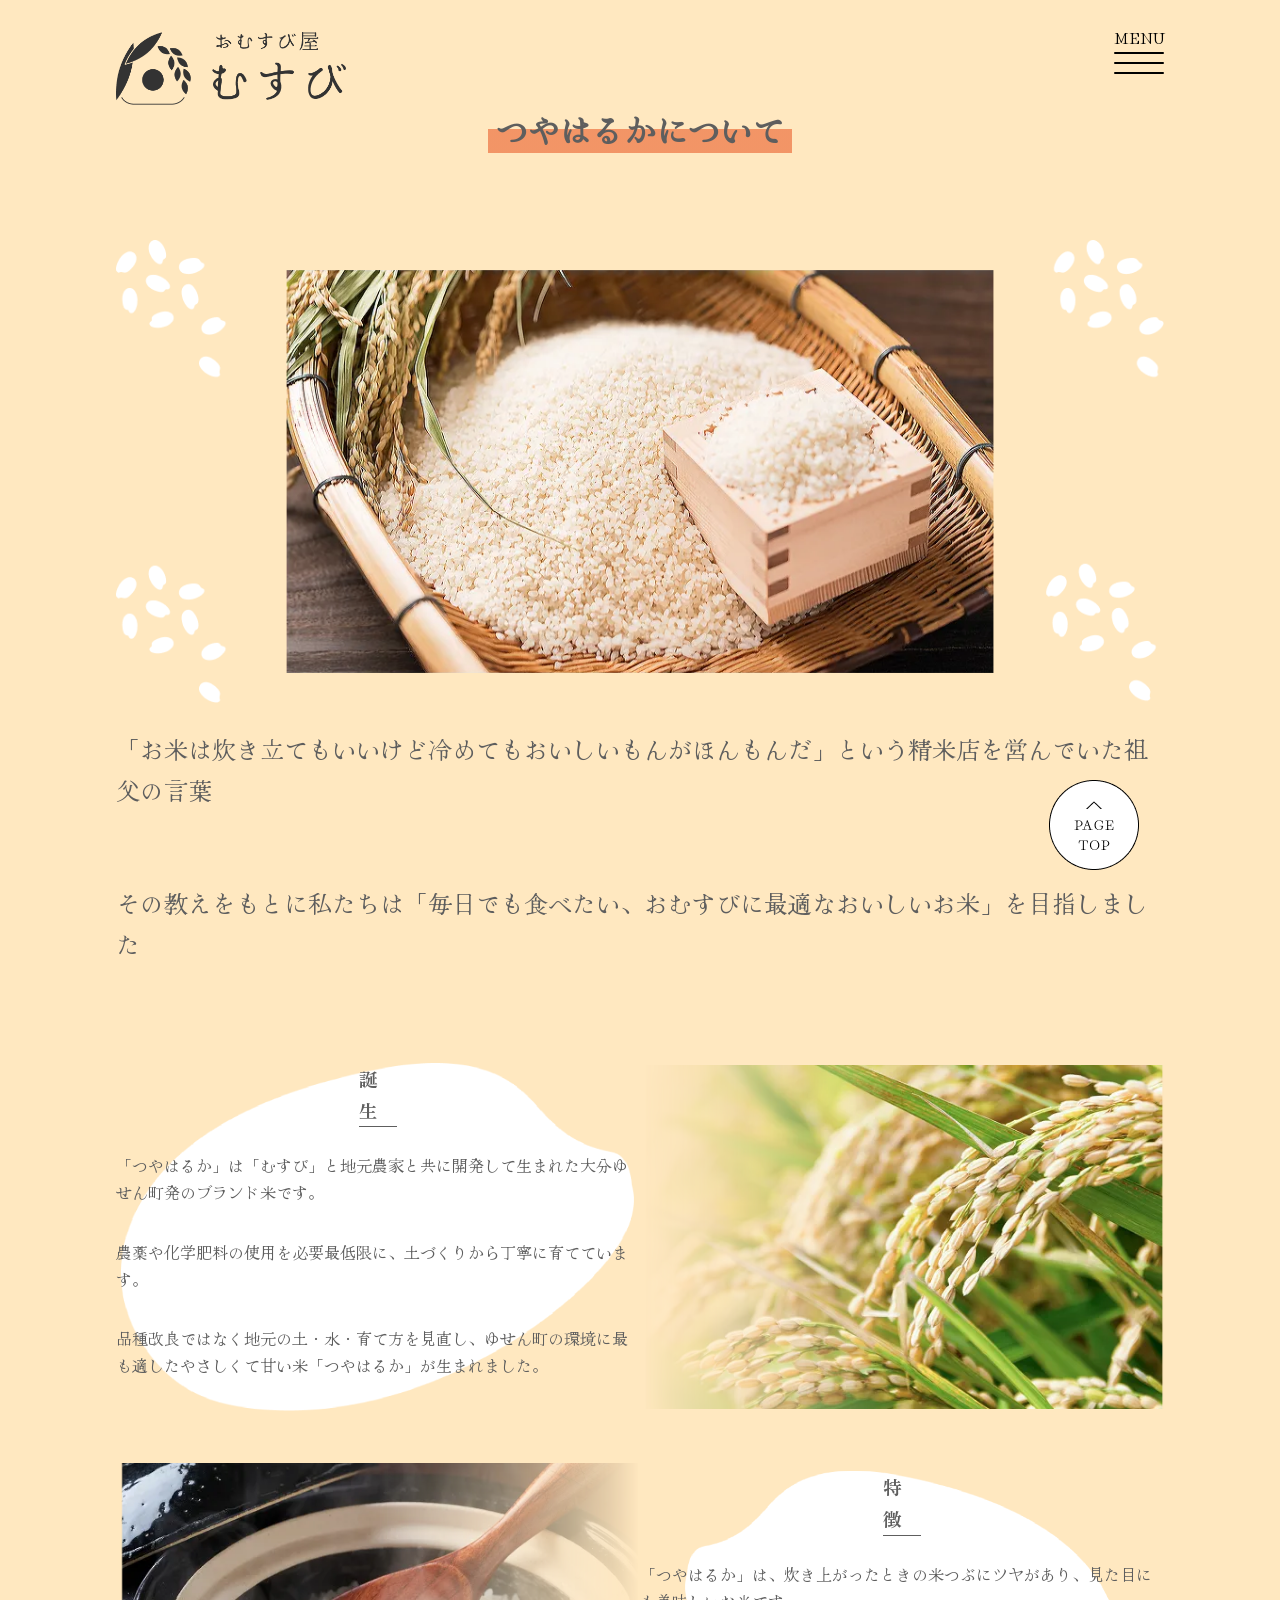
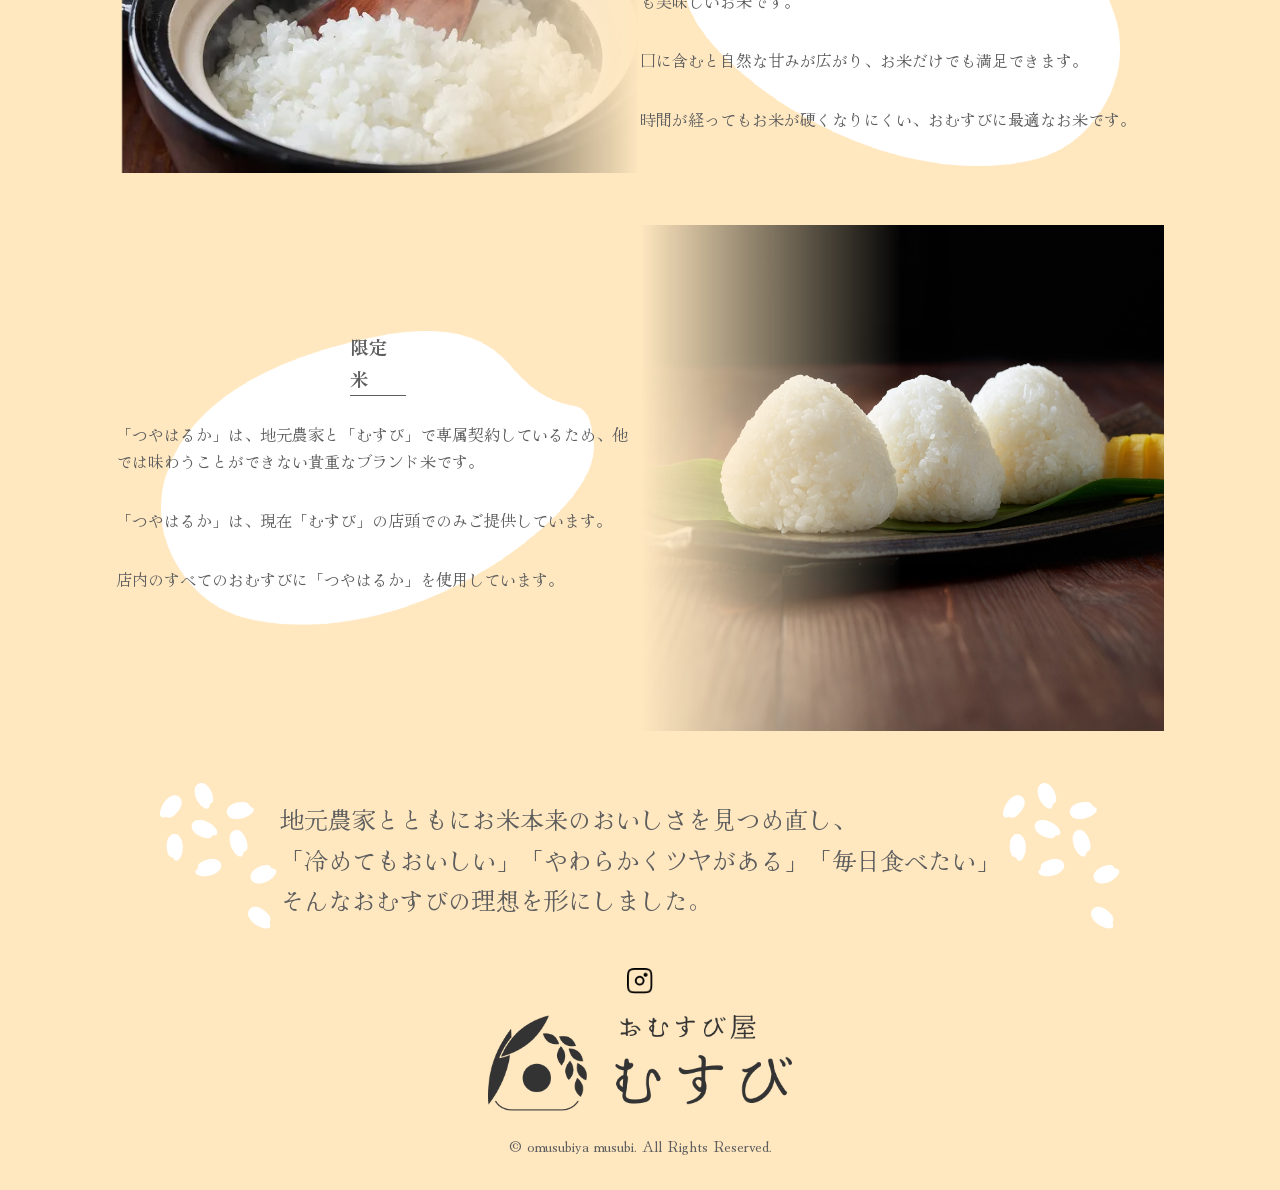
<file: rice.html>
<!DOCTYPE html>
<html lang="ja">
<head>
    <meta charset="UTF-8">
    <meta name="viewport" content="width=device-width, initial-scale=1.0">
    <meta name="description" content="別府市のローカルおむすび店「むすび」のオリジナル米“つやはるか”。炊き立ての香りと、冷めても変わらないおいしさで、毎日食べたいおむすびを。">
    <title>別府市のこだわりつやはるか米｜おむすび屋 むすび</title>
    <!-- リセットcss -->
    <link rel="stylesheet" href="./css/ress.css">
    <!-- ファビコン -->
    <link rel="shortcut icon" href="./img/favicon.ico" type="image/png">
    <!-- Google fonts -->
    <link rel="preconnect" href="https://fonts.googleapis.com">
    <link rel="preconnect" href="https://fonts.gstatic.com" crossorigin>
    <link href="https://fonts.googleapis.com/css2?family=Hina+Mincho&family=Zen+Old+Mincho&display=swap" rel="stylesheet">
    <!-- オリジナルcss -->
    <link rel="stylesheet" href="./css/style.css">
</head>
<body id="rice">
    <header class="header-inner">
        <div class="background">
         <div class="header-inner">
            <div class="header-wrapper">
                <h1><a href="index.html"><img src="./img/top-footer-logo.png" alt="おむすび屋むすび"></a></h1>
                <!-- ハンバーガーボタン -->
                <div class="btn-trigger-inner">
                    <p>MENU</p>
                    <div class="btn-trigger" id="btn01">
                    <span></span>
                    <span></span>
                    <span></span>
                    </div>
                </div>
                <div class="nav-page-wrapper">
                    <div class="nav-page">
                        <nav class="nav-contents">
                            <ul class="nav-list">
                                <li class="nav-list-li">
                                    <div class="nav-title">
                                        <a href="index.html">TOP</a>
                                    </div>
                                </li>
                                <li class="nav-list-li">
                                    <ul class="nav-title">
                                        <li><a href="index.html#omoi">むすびの想い</a></li>
                                        <li><a href="history.html#history">&#9660;むすびの歴史</a></li>
                                    </ul>
                                </li>
                                <li class="nav-list-li">
                                    <ul class="nav-title">
                                        <li><a href="index.html#about-rice">おこめについて</a></li>
                                        <li><a href="rice.html">&#9660;つやはるかについて</a></li>
                                    </ul>
                                </li>
                                <li class="nav-list-li">
                                    <ul class="nav-title">
                                        <li><a href="index.html#omusubi_catalog">おむすび一覧</a></li>
                                        <li><a href="menu.html#seasonal">&#9660;季節限定</a></li>
                                        <li><a href="menu.html#standard">&#9660;定番</a></li>
                                    </ul>
                                </li>
                            </ul>
                            <ul>
                                <li class="nav-list-li">
                                    <div class="nav-title">
                                        <a href="index.html#news">お知らせ</a>
                                    </div>
                                </li>
                                <li class="nav-list-li">
                                    <div class="nav-title">
                                        <a href="shop.html">お店について</a>
                                    </div>
                                </li>
                            </ul>
                        </nav>
                        <div class="nav-ex">
                            <div class="nav-ex-link">
                                <a href="@omusubi_musubiya"><img src="./img/insta-icon-hamberger.png" alt="おむすび屋むすびのインスタグラム"> </a>
                            </div>
                            <div class="nav-ex-link">
                                <a href="index.html"> <img src="./img/logo-hamberger.png" alt="おむすび屋むすび"></a>
                            </div>
                        </div>
                    </div>
                </div>
            </div>
         </div>
        </div>
        
    </header>
    <main class="wrapper">
        <section class="rice-mainvisual">
            <h2>つやはるかについて</h2>
                <img src="./img/beppu_omusubi_local_rice.webp" alt="別府市のおむすび屋 むすびで使用する地元米">
            <p>「お米は炊き立てもいいけど冷めてもおいしいもんがほんもんだ」という精米店を営んでいた祖父の言葉</p>
            <p>その教えをもとに私たちは「毎日でも食べたい、おむすびに最適なおいしいお米」を目指しました</p>
        </section>

        <section class="rice-birth-history">
            <div class="rice-incontent-row-reverse">
                <div class="rice-section-image">
                    <img src="./img/beppu_inaho_closeup.webp" alt="別府市のおむすび屋 むすびの手作りおむすびに使う米の稲穂">
                </div>
                <div class="rice-contents">
                    <h3>誕生</h3>
                    <div  class="rice-back-image">
                        <p>「つやはるか」は「むすび」と地元農家と共に開発して生まれた大分ゆせん町発のブランド米です。</p>
                        <p>農薬や化学肥料の使用を必要最低限に、土づくりから丁寧に育てています。</p>
                        <p>品種改良ではなく地元の土・水・育て方を見直し、ゆせん町の環境に最も適したやさしくて甘い米「つやはるか」が生まれました。</p>
                    </div>
                </div>
            </div>
        </section>

        <section class="rice-skill">
            <div class="rice-incontent-row">
                <div class="rice-section-image">
                    <img src="./img/beppu_rice_for_omusubi.webp" alt="別府市のおむすび屋 むすびでおむすびに握る直前の白ごはん">
                </div>
                <div class="rice-contents">
                    <h3>特徴</h3>
                    <div  class="rice-back-image">
                        <p>「つやはるか」は、炊き上がったときの米つぶにツヤがあり、見た目にも美味しいお米です。</p>
                        <p>口に含むと自然な甘みが広がり、お米だけでも満足できます。</p>
                        <p>時間が経ってもお米が硬くなりにくい、おむすびに最適なお米です。 </p>
                    </div>
                </div>
            </div>
        </section>

        <section class="rice-only">
            <div class="rice-incontent-row-reverse">
                <div class="rice-section-image">
                    <img src="./img/beppu_omusubi_three.webp" alt="別府市のおむすび屋 むすびの手作りおむすび3つが並んだ写真">
                </div>
                <div class="rice-contents">
                    <h3>限定米</h3>
                    <div class="rice-back-image">
                        <p>「つやはるか」は、地元農家と「むすび」で専属契約しているため、他では味わうことができない貴重なブランド米です。</p>
                        <p>「つやはるか」は、現在「むすび」の店頭でのみご提供しています。</p>
                        <p>店内のすべてのおむすびに「つやはるか」を使用しています。</p>
                    </div>
                </div>
            </div>
        </section>

        <section class="rice-last-word">
                <div class="background-container">
                    <p>地元農家とともにお米本来のおいしさを見つめ直し、</p>
                    <div class="rice-row-word">
                        <p>「冷めてもおいしい」</p>
                        <p>「やわらかくツヤがある」</p>
                        <p>「毎日食べたい」</p>
                    </div>
                    <p>そんなおむすびの理想を形にしました。</p>
                </div>
        </section>
        <a class="top-button" href="#rice"><img src="./img/page-top-button.png" alt="ページのトップへ戻る"></a>
    </main>

    <footer>
        <a class="instagram-link" href="@omusubi_musubiya"><img src="./img/Instagram.png" alt="インスタグラム"></a>
        <img class="footer-logo" src="./img/top-footer-logo.png" alt="おむすび屋むすび">
        <small>&copy; omusubiya musubi. All Rights Reserved.</small>
    </footer>
    <script src="./js/script.js"></script>
</body>
</html>
</file>
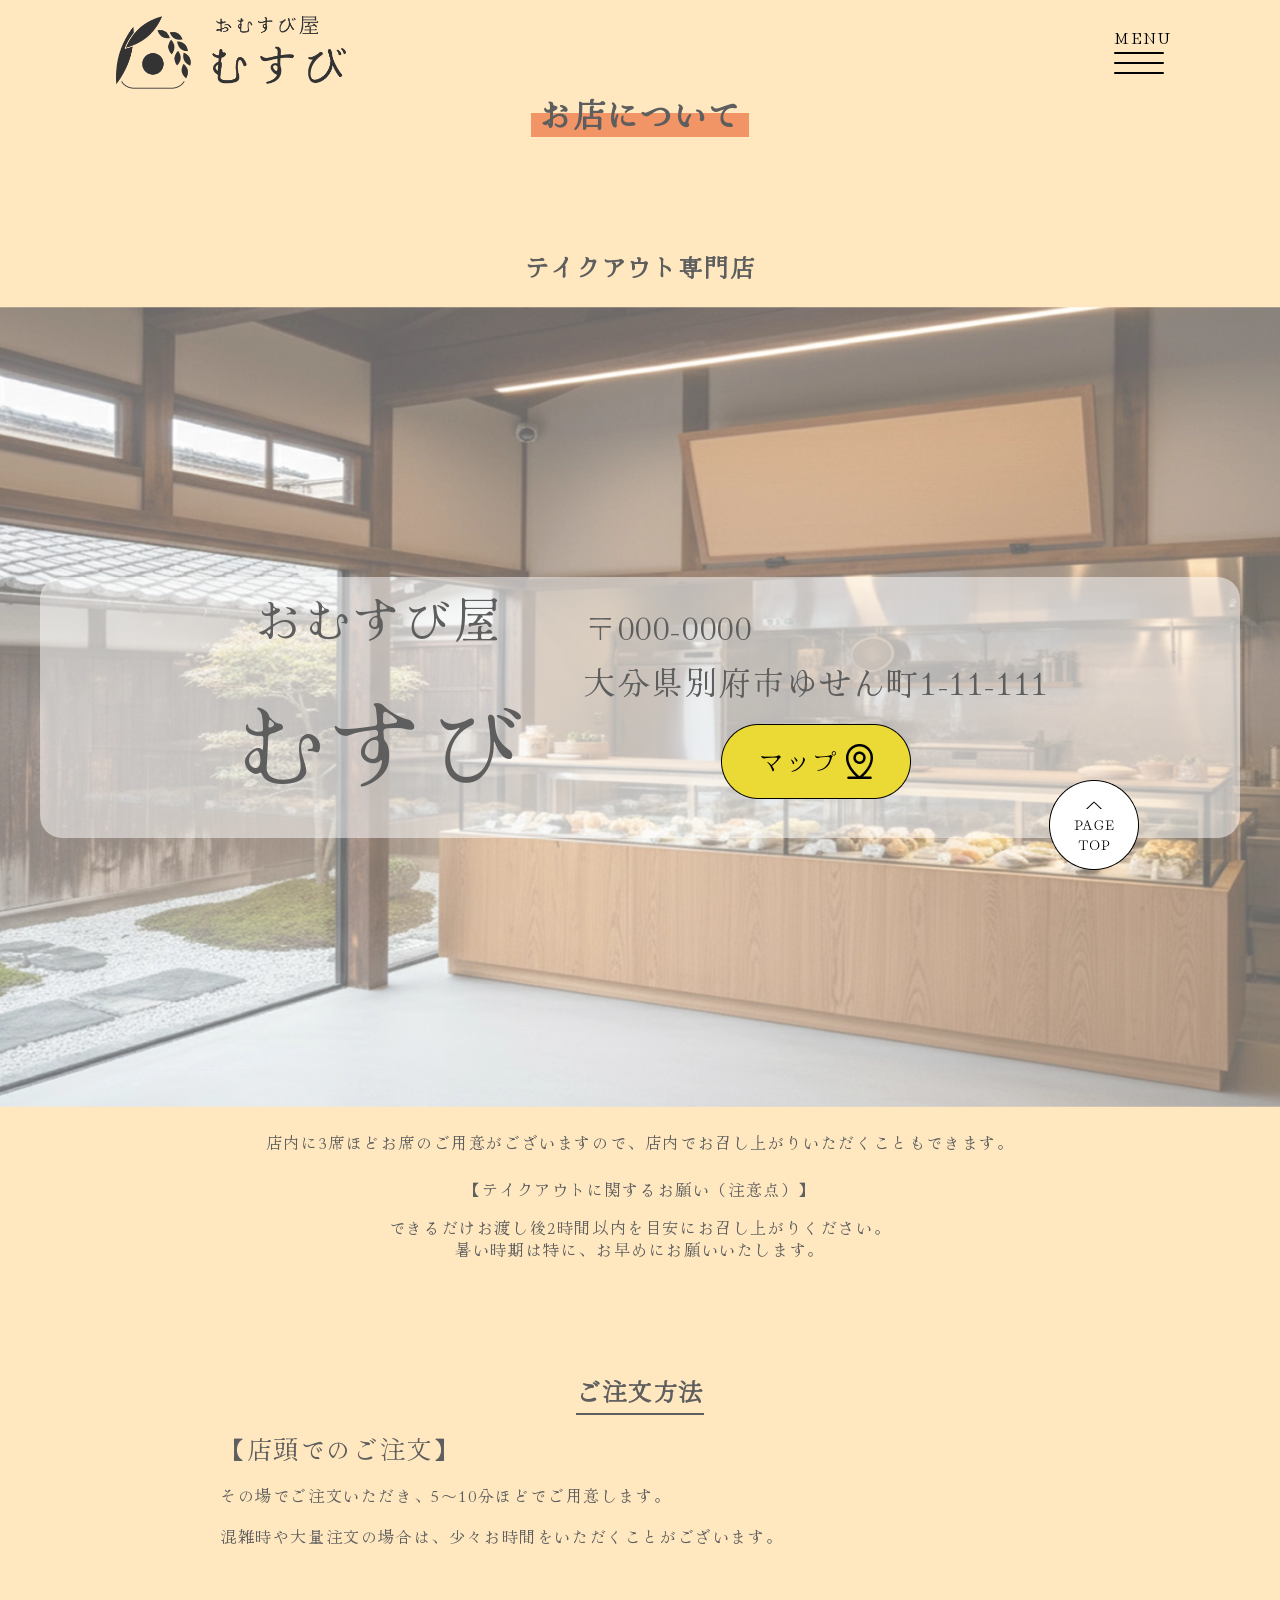
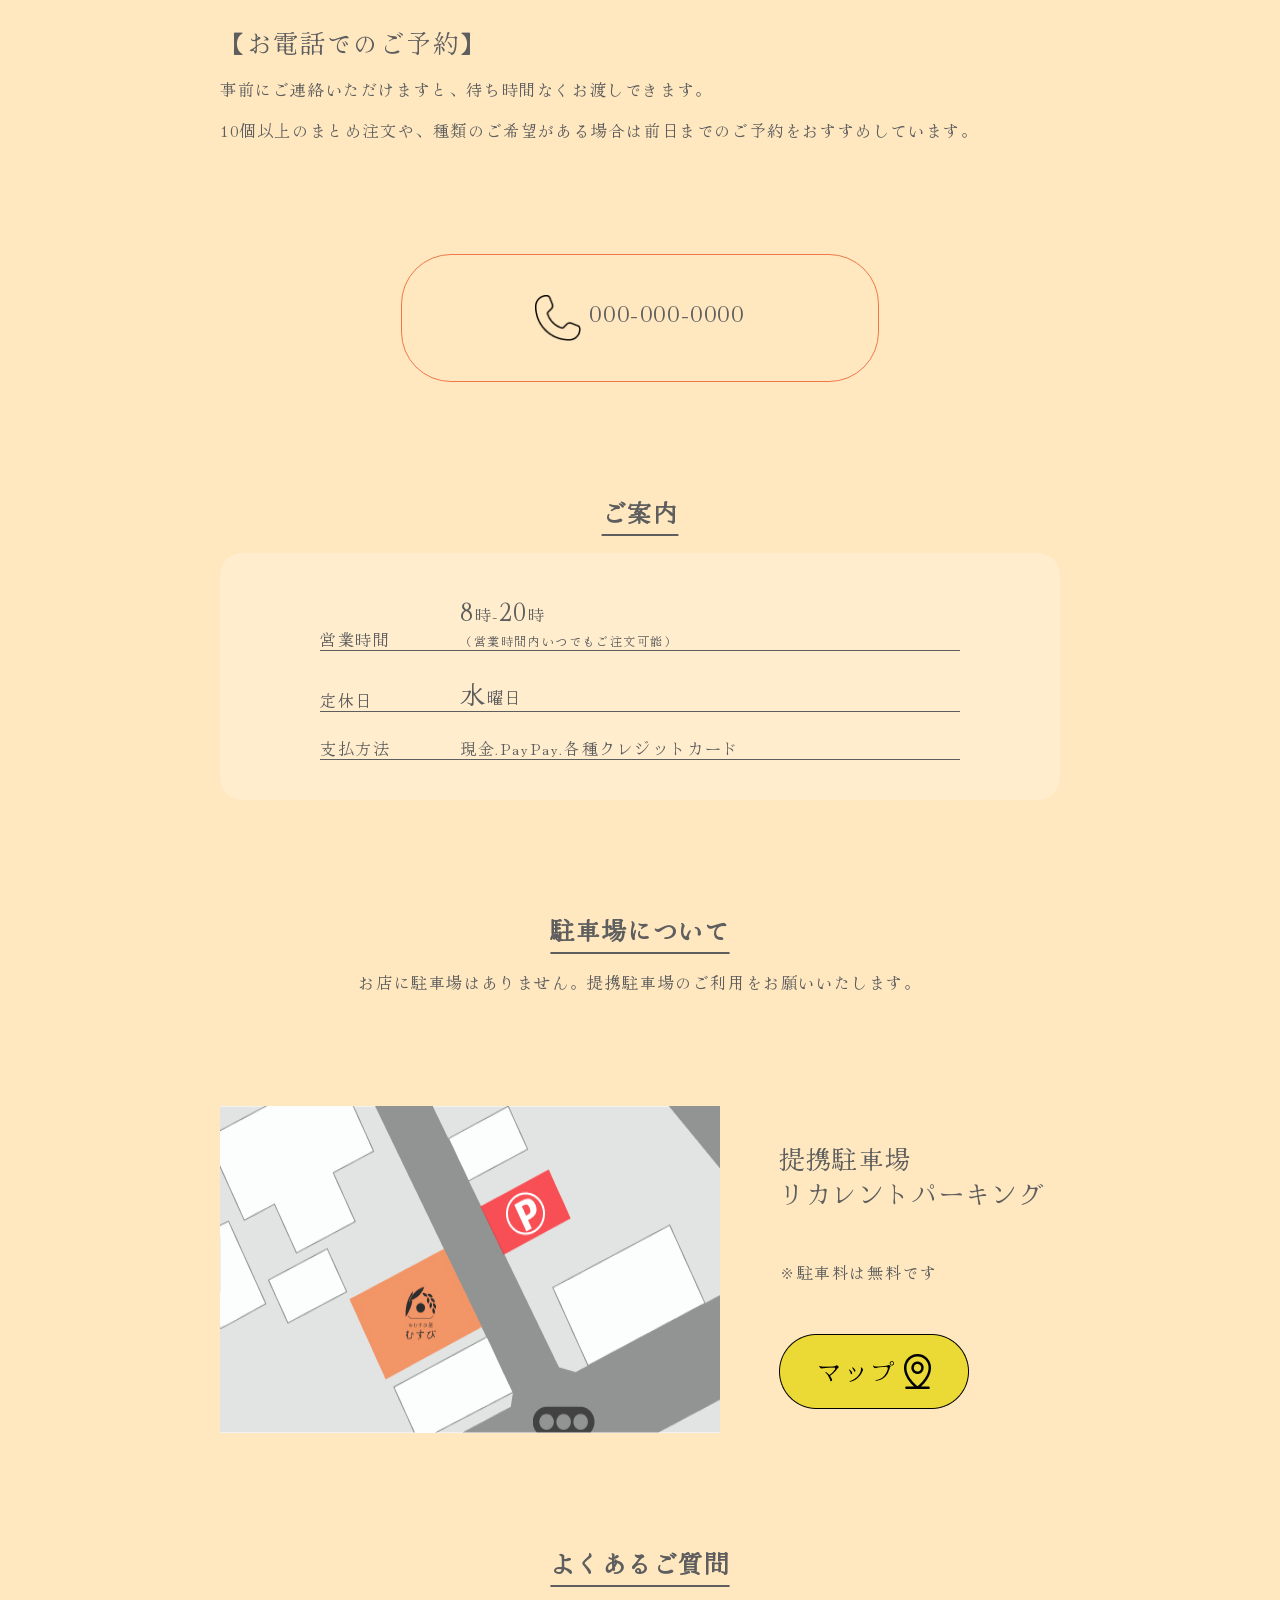
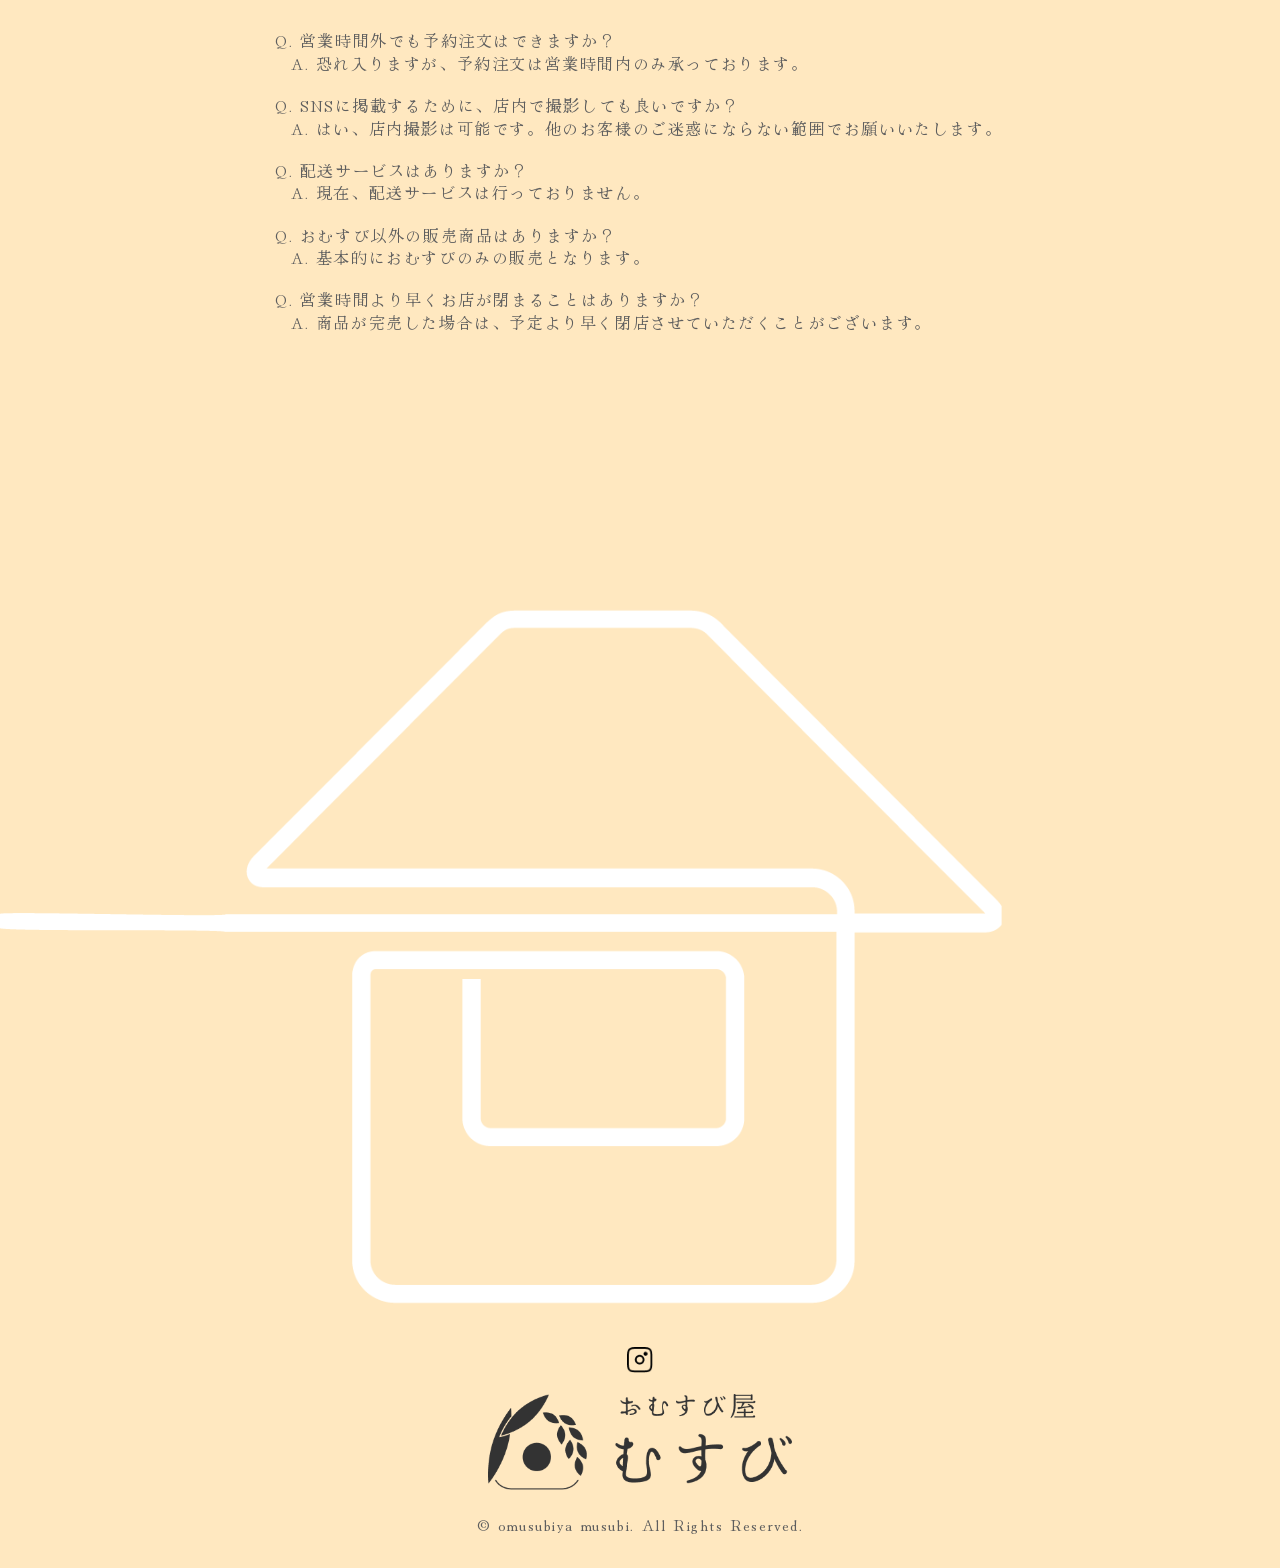
<file: shop.html>
<!DOCTYPE html>
<html lang="ja">
<head>
    <meta charset="UTF-8">
    <meta name="viewport" content="width=device-width, initial-scale=1.0">
    <meta name="description" content="別府市の手作りおむすび専門店「おむすび屋 むすび」。地元米を使用したおむすびを提供し、予約・駐車場情報も案内。営業は8時〜20時、水曜定休です。">
    <title>別府市 手作りおむすび 店舗情報｜おむすび屋 むすび</title>
    <!-- ファビコン -->
    <link rel="shortcut icon" href="./img/favicon.ico" type="image/png">
    <!-- リセットcss -->
    <link rel="stylesheet" href="./css/ress.css">
    <!-- Google fonts -->
    <link rel="preconnect" href="https://fonts.googleapis.com">
    <link rel="preconnect" href="https://fonts.gstatic.com" crossorigin>
    <link href="https://fonts.googleapis.com/css2?family=Hina+Mincho&family=Zen+Old+Mincho&display=swap" rel="stylesheet">
    <!-- オリジナルcss -->
    <link rel="stylesheet" href="./css/style.css">
</head>
<body id="shop">
    <header class="header-inner">
        <div class="header-wrapper">
            <h1><a href="index.html"><img src="./img/top-footer-logo.png" alt="おむすび屋むすび"></a></h1>
            <!-- ハンバーガーボタン -->
            <div class="btn-trigger-inner">
                <p>MENU</p>
                <div class="btn-trigger" id="btn01">
                <span></span>
                <span></span>
                <span></span>
                </div>
            </div>
            <div class="nav-page-wrapper">
                <div class="nav-page">
                    <nav class="nav-contents">
                        <ul class="nav-list">
                            <li class="nav-list-li">
                                <div class="nav-title">
                                    <a href="index.html">TOP</a>
                                </div>
                            </li>
                            <li class="nav-list-li">
                                <ul class="nav-title">
                                    <li><a href="index.html#omoi">むすびの想い</a></li>
                                    <li><a href="history.html#history">&#9660;むすびの歴史</a></li>
                                </ul>
                            </li>
                            <li class="nav-list-li">
                                <ul class="nav-title">
                                    <li><a href="index.html#about-rice">おこめについて</a></li>
                                    <li><a href="rice.html">&#9660;つやはるかについて</a></li>
                                </ul>
                            </li>
                            <li class="nav-list-li">
                                <ul class="nav-title">
                                    <li><a href="index.html#omusubi_catalog">おむすび一覧</a></li>
                                    <li><a href="menu.html#seasonal">&#9660;季節限定</a></li>
                                    <li><a href="menu.html#standard">&#9660;定番</a></li>
                                </ul>
                            </li>
                        </ul>
                        <ul>
                            <li class="nav-list-li">
                                <div class="nav-title">
                                    <a href="index.html#news">お知らせ</a>
                                </div>
                            </li>
                            <li class="nav-list-li">
                                <div class="nav-title">
                                    <a href="shop.html">お店について</a>
                                </div>
                            </li>
                        </ul>
                    </nav>
                    <div class="nav-ex">
                        <div class="nav-ex-link">
                            <a href="@omusubi_musubiya"><img src="./img/insta-icon-hamberger.png" alt="おむすび屋むすびのインスタグラム"> </a>
                        </div>
                        <div class="nav-ex-link">
                            <a href="index.html"> <img src="./img/logo-hamberger.png" alt="おむすび屋むすび"></a>
                        </div>
                    </div>
                </div>
            </div>
        </div>

    </header>
    <main>
        <h2>お店について</h2>
        <section>
            <h3 class="shop-ppp shop-gap ">テイクアウト専門店</h3>
            <div class="shop-main">           
                <div class="shop-main-inner">
                    <div class="shop-name">
                        <p>おむすび屋</p>
                        <p>むすび</p>
                    </div>
                    <div>
                        <div class="shop-address">
                            <p>〒000-0000</p>
                            <p>大分県別府市ゆせん町1-11-111</p>
                        </div>
                        <a href="https://maps.app.goo.gl/qjV9gsYvpXPrA7uXA" target="_blank" rel="noopener noreferrer">
                            <img src="./img/mapbtn.png" alt="むすびの地図へのリンクボタン" class="mapbutton">
                        </a>
                    </div>
                </div>
            </div>
            <div class="wrapper small-wrapper">
                <p class="shop-gap shop-between">店内に3席ほどお席のご用意がございますので、店内でお召し上がりいただくこともできます。</p>
                <div class="shop-between take-out">
                    <p>【テイクアウトに関するお願い（注意点）】</p>
                    <p>できるだけお渡し後2時間以内を目安にお召し上がりください。<br>
                        暑い時期は特に、お早めにお願いいたします。</p>
                </div>
            </div>
        </section> 

        <section class="wrapper shop-between small-wrapper">
            <h3>ご注文方法</h3>
            <div class="howtoorder">
                <p class="shop-big">【店頭でのご注文】</p>
                <p>その場でご注文いただき、5〜10分ほどでご用意します。</p>
                <p>混雑時や大量注文の場合は、少々お時間をいただくことがございます。</p>
            </div>
            <div class="howtoorder">
                <p class="shop-big">【お電話でのご予約】</p>
                <p>事前にご連絡いただけますと、待ち時間なくお渡しできます。</p>
                <p>10個以上のまとめ注文や、種類のご希望がある場合は前日までのご予約をおすすめしています。</p>
            </div>
            <div class="tell">
                <img src="./img/tell.png" alt="電話アイコン">
                <a href="tel:0000000000" class="tel-link">000-000-0000</a>
            </div>
        </section>

        <section class="wrapper shop-between small-wrapper">
            <h3>ご案内</h3>
            <dl class="infoframe">
                <div class="infoline anytime">
                    <dt>営業時間</dt>
                    <dd><span class="shop-big">8</span>時-<span class="shop-big">20</span>時 
                        <br><span class="shop-small">（営業時間内いつでもご注文可能）</span></dd>
                </div>
                <div class="infoline">
                    <dt>定休日</dt>
                    <dd><span class="shop-big">水</span>曜日</dd>
                </div> 
                <div class="infoline">
                    <dt>支払方法</dt>
                    <dd>現金.PayPay.各種クレジットカード</dd>
                </div>
            </dl>
        </section>

        <section class="wrapper shop-between small-wrapper">
            <h3>駐車場について</h3>
            <p class="shop-gap">お店に駐車場はありません。提携駐車場のご利用をお願いいたします。</p>
            <div class="parking-info">
                <img src="./img/musubi-parking.jpg" alt="むすびの駐車場の地図">
                <div class="parking-detail">
                    <div class="shop-big">
                        <p>提携駐車場</p>
                        <p>リカレントパーキング</p>
                    </div>
                    <p class="parking-free">※駐車料は無料です</p>
                    <a href="https://maps.app.goo.gl/qjV9gsYvpXPrA7uXA"  target="_blank" rel="noopener noreferrer">
                        <img src="./img/mapbtn.png" alt="むすびの地図へのリンクボタン" class="mapbutton">
                    </a>
                </div>
            </div>
        </section>

        <section class="wrapper shop-between small-wrapper faq">
            <h3>よくあるご質問</h3>
            <dl>
                <dt>Q. 営業時間外でも予約注文はできますか？</dt>
                <dd>A. 恐れ入りますが、予約注文は営業時間内のみ承っております。</dd>
                <dt>Q. SNSに掲載するために、店内で撮影しても良いですか？</dt>
                <dd>A. はい、店内撮影は可能です。他のお客様のご迷惑にならない範囲でお願いいたします。</dd>
                <dt>Q. 配送サービスはありますか？</dt>
                <dd>A. 現在、配送サービスは行っておりません。</dd>
                <dt>Q. おむすび以外の販売商品はありますか？</dt>
                <dd>A. 基本的におむすびのみの販売となります。</dd>
                <dt>Q. 営業時間より早くお店が閉まることはありますか？</dt>
                <dd>A. 商品が完売した場合は、予定より早く閉店させていただくことがございます。</dd>
            </dl>    
        </section> 
        <img src="./img/ouchi5.webp" alt="線画で描いた家のイラスト" class="last-image">


    <!-- ページ内のtopへ戻るボタン -->
         <a class="top-button" href="#shop"><img src="./img/page-top-button.png" alt="ページのトップへ戻る"></a>
    </main>
    <footer>
        <a class="instagram-link" href="@omusubi_musubiya"><img src="./img/Instagram.png" alt="インスタグラム"></a>
        <img class="footer-logo" src="./img/top-footer-logo.png" alt="おむすび屋むすび">
        <small>&copy; omusubiya musubi. All Rights Reserved.</small>
    </footer>
    <script src="./js/script.js"></script>
</body>
</html>
</file>
<file: css/ress.css>
/* resset.dev • v5.0.2 */

/* # =================================================================
   # Global selectors
   # ================================================================= */

html {
  box-sizing: border-box;
  -webkit-text-size-adjust: 100%; /* Prevent adjustments of font size after orientation changes in iOS */
  word-break: normal;
  -moz-tab-size: 4;
  tab-size: 4;
}

*,
::before,
::after {
  background-repeat: no-repeat; /* Set `background-repeat: no-repeat` to all elements and pseudo elements */
  box-sizing: inherit;
}

::before,
::after {
  text-decoration: inherit; /* Inherit text-decoration and vertical align to ::before and ::after pseudo elements */
  vertical-align: inherit;
}

* {
  padding: 0; /* Reset `padding` and `margin` of all elements */
  margin: 0;
}

/* # =================================================================
   # General elements
   # ================================================================= */

hr {
  overflow: visible; /* Show the overflow in Edge and IE */
  height: 0; /* Add the correct box sizing in Firefox */
  color: inherit; /* Correct border color in Firefox. */
}

details,
main {
  display: block; /* Render the `main` element consistently in IE. */
}

summary {
  display: list-item; /* Add the correct display in all browsers */
}

small {
  font-size: 80%; /* Set font-size to 80% in `small` elements */
}

[hidden] {
  display: none; /* Add the correct display in IE */
}

abbr[title] {
  border-bottom: none; /* Remove the bottom border in Chrome 57 */
  /* Add the correct text decoration in Chrome, Edge, IE, Opera, and Safari */
  text-decoration: underline;
  text-decoration: underline dotted;
}

a {
  background-color: transparent; /* Remove the gray background on active links in IE 10 */
}

a:active,
a:hover {
  outline-width: 0; /* Remove the outline when hovering in all browsers */
}

code,
kbd,
pre,
samp {
  font-family: monospace, monospace; /* Specify the font family of code elements */
}

pre {
  font-size: 1em; /* Correct the odd `em` font sizing in all browsers */
}

b,
strong {
  font-weight: bolder; /* Add the correct font weight in Chrome, Edge, and Safari */
}

/* https://gist.github.com/unruthless/413930 */
sub,
sup {
  font-size: 75%;
  line-height: 0;
  position: relative;
  vertical-align: baseline;
}

sub {
  bottom: -0.25em;
}

sup {
  top: -0.5em;
}

table {
  border-color: inherit; /* Correct border color in all Chrome, Edge, and Safari. */
  text-indent: 0; /* Remove text indentation in Chrome, Edge, and Safari */
}

iframe {
  border-style: none;
}

/* # =================================================================
   # Forms
   # ================================================================= */

input {
  border-radius: 0;
}

[type='number']::-webkit-inner-spin-button,
[type='number']::-webkit-outer-spin-button {
  height: auto; /* Correct the cursor style of increment and decrement buttons in Chrome */
}

[type='search'] {
  -webkit-appearance: textfield; /* Correct the odd appearance in Chrome and Safari */
  outline-offset: -2px; /* Correct the outline style in Safari */
}

[type='search']::-webkit-search-decoration {
  -webkit-appearance: none; /* Remove the inner padding in Chrome and Safari on macOS */
}

textarea {
  overflow: auto; /* Internet Explorer 11+ */
  resize: vertical; /* Specify textarea resizability */
}

button,
input,
optgroup,
select,
textarea {
  font: inherit; /* Specify font inheritance of form elements */
}

optgroup {
  font-weight: bold; /* Restore the font weight unset by the previous rule */
}

button {
  overflow: visible; /* Address `overflow` set to `hidden` in IE 8/9/10/11 */
}

button,
select {
  text-transform: none; /* Firefox 40+, Internet Explorer 11- */
}

/* Apply cursor pointer to button elements */
button,
[type='button'],
[type='reset'],
[type='submit'],
[role='button'] {
  cursor: pointer;
}

/* Remove inner padding and border in Firefox 4+ */
button::-moz-focus-inner,
[type='button']::-moz-focus-inner,
[type='reset']::-moz-focus-inner,
[type='submit']::-moz-focus-inner {
  border-style: none;
  padding: 0;
}

/* Replace focus style removed in the border reset above */
button:-moz-focusring,
[type='button']::-moz-focus-inner,
[type='reset']::-moz-focus-inner,
[type='submit']::-moz-focus-inner {
  outline: 1px dotted ButtonText;
}

button,
html [type='button'], /* Prevent a WebKit bug where (2) destroys native `audio` and `video`controls in Android 4 */
[type='reset'],
[type='submit'] {
  -webkit-appearance: button; /* Correct the inability to style clickable types in iOS */
}

/* Remove the default button styling in all browsers */
button,
input,
select,
textarea {
  background-color: transparent;
  border-style: none;
}

a:focus,
button:focus,
input:focus,
select:focus,
textarea:focus {
  outline-width: 0;
}

/* Style select like a standard input */
select {
  -moz-appearance: none; /* Firefox 36+ */
  -webkit-appearance: none; /* Chrome 41+ */
}

select::-ms-expand {
  display: none; /* Internet Explorer 11+ */
}

select::-ms-value {
  color: currentColor; /* Internet Explorer 11+ */
}

legend {
  border: 0; /* Correct `color` not being inherited in IE 8/9/10/11 */
  color: inherit; /* Correct the color inheritance from `fieldset` elements in IE */
  display: table; /* Correct the text wrapping in Edge and IE */
  max-width: 100%; /* Correct the text wrapping in Edge and IE */
  white-space: normal; /* Correct the text wrapping in Edge and IE */
  max-width: 100%; /* Correct the text wrapping in Edge 18- and IE */
}

::-webkit-file-upload-button {
  /* Correct the inability to style clickable types in iOS and Safari */
  -webkit-appearance: button;
  color: inherit;
  font: inherit; /* Change font properties to `inherit` in Chrome and Safari */
}

/* Replace pointer cursor in disabled elements */
[disabled] {
  cursor: default;
}

/* # =================================================================
   # Specify media element style
   # ================================================================= */

img {
  border-style: none; /* Remove border when inside `a` element in IE 8/9/10 */
}

/* Add the correct vertical alignment in Chrome, Firefox, and Opera */
progress {
  vertical-align: baseline;
}

/* # =================================================================
   # Accessibility
   # ================================================================= */

/* Specify the progress cursor of updating elements */
[aria-busy='true'] {
  cursor: progress;
}

/* Specify the pointer cursor of trigger elements */
[aria-controls] {
  cursor: pointer;
}

/* Specify the unstyled cursor of disabled, not-editable, or otherwise inoperable elements */
[aria-disabled='true'] {
  cursor: default;
}
</file>
<file: css/style.css>
@charset "UTF-8";

/* 共通部分 */

html {
  font-size: 100%;
}
html,body {
  scroll-behavior: smooth;
}
body {
  font-family: 'Hina Mincho','Zen Old Mincho';
  color: #5E5E5E;
  line-height: 1.7;
  background-color: #FFE8C0;
}
img {
  max-width: 100%;
  vertical-align: bottom;
}
a {
  text-decoration: none;
  color: inherit;
}
ul,ol {
  list-style-type: none;
}
summary {
	display: block;
}
summary::-webkit-details-marker {
	display: none;
}

/* heading */
h2 {
  font-size: 2rem;
  background: linear-gradient(transparent 50% , rgba(238, 121, 72, 0.75) 50%);
  width: fit-content;
  line-height: 1;
  padding: 8px;
  text-align: center;
  margin-inline: auto;
}
/* rayout */
.wrapper {
  width: 92%;
  margin-inline: auto;
  max-width: 375px;
}
.header-wrapper{
  width: 92%; 
  margin-left: 4%;
}
/* index-page css */
/* ヘッダー */

#index header{
  background-image: url(../img/beppu_omusubi_rice_inaho-sp.png);
  max-width: 100vw;
  height: calc(100vh - 106px);
  margin-inline-start: calc(50% - 50vw);
  background-size: cover;

  background-position: center 106px;
  position: relative;/*一筆書きのためのスタッキングコンテキスト用*/
  z-index: 0;/*一筆書きのためのスタッキングコンテキスト用*/
  }
  h1 {
    width: 230px;
  }
  .header-inner {
    /* display: flex; */
    justify-content: space-between;
    align-items: center;
    padding-top: 1rem;
  }
  .readmore-btn{
    display: flex;
    justify-content: center;
    align-items: center;
  }

#index .readmore-btn a {
  display: block;
  background-image: url(../img/readmore-not-hover.png);
  /* width: 100%; */
/*  height: 119px;*/  
  width: 237px;
  height: 110px;
}
#index .readmore-btn a:hover {
  background-image: url(../img/readmore-do-hover.png);
}
/* トップに戻るボタン */
.top-button {
  position: fixed;
  right: 11%;
  bottom: 30px;
}
/* フッター */
footer .instagram-link {
  width: 26.25px;
}
.footer-logo {
  width: 304px;
}
footer {
  display: flex;
  flex-direction: column;
  align-items: center;
  gap: 21px;
  padding: 30px 0;
}
footer small {
  font-size: 16px;
}
/* //index-page css */
  /* ハンバーガーボタン */
  .ham-btn img {
    width: 50px;
  }

  .main-nav {
    width: 81.73%;
    margin-inline: auto;
    display: flex;
    flex-direction: column;
    font-size: 24px;
    padding-top: 45px;
  }
  .main-nav li {
    padding-block: 40px;
    border-top: 1px solid #5E5E5E;
    display: flex;
    flex-direction: column;
    justify-content: center;
  }
  header nav {
    background-color: #EBD935;

    opacity: 1; 
  }
/* ↓ ハンバーガーボタン */
/*=============================
.btn-trigger
=============================*/

.nav-page-wrapper {
  position: fixed;
  top: 0;
  right: 0;
  width: 100vw;
  transition: transform .3s ease;
  z-index: 10;
  color: #000;
}
.nav-page {
  position: relative;
  right: -150%;
  transition: right .3s ease;
  width: 100vw;
  background-color: #EBD935;
  padding-block: 41px;
  padding-inline: 45px;
  box-sizing: border-box;
  display: none;
}
.nav-page ul{
  padding:0;
}
.nav-page.open{
  right:0;
  display: block;
}
.nav-list-li{
  padding-block: 40px;
  border-bottom: solid 1px #000;
}
.nav-title{
  font-size: 24px;  
}
.nav-title li:nth-child(n+2){
  font-size: 16px;  
}
.nav-ex{
  text-align:center;
  display: block;
}
.nav-ex-link{
  margin-top: 29px;
  height: 82px;
}
.nav-ex-link img{
  height: 100%;
  width: auto; 
  object-fit: cover;
}
.nav-ex-link:nth-child(2){
  height: 209px;
}
.btn-trigger-inner{
  position: fixed;
  top: 24px;
  right: 11%;
  height: 56px;
  width: 50px;
  z-index: 11;
  color: #000;
}
.btn-trigger-inner p{
  font-size: 16px;
  height: 16px;
  margin-bottom: 12px;
}
.btn-trigger {
  position: relative;
  width: 50px;
  height: 22px;
  cursor: pointer;
}
.btn-trigger span {
  position: absolute;
  left: 0;
  width: 100%;
  height: 2px;
  background-color: #000;
  border-radius: 4px;
}
.btn-trigger, .btn-trigger span {
  display: inline-block;
  transition: all .5s;
  box-sizing: border-box;
}
.btn-trigger span:nth-of-type(1) {
  top: 0;
}
.btn-trigger span:nth-of-type(2) {
  top: 10px;
}
.btn-trigger span:nth-of-type(3) {
  bottom: 0;
}
/*=============================
#btn01
=============================*/
#btn01.active span{
  width: 70%;
  left: 15%;
  transform-origin: center;
}
#btn01.active span:nth-of-type(1) {
  -webkit-transform: translateY(10px) rotate(-45deg);
  transform: translateY(10px) rotate(-45deg);
}
#btn01.active span:nth-of-type(2) {
  opacity: 0;
}
#btn01.active span:nth-of-type(3) {
  -webkit-transform: translateY(-10px) rotate(45deg);
  transform: translateY(-10px) rotate(45deg);
}
  /* ↑ハンバーガーボタン↑ */

  .catch-copy {
    font-family: Zen Old Mincho;
    text-align: right;
    display: flex;
    justify-content: center;
    line-height: 1.6;
    font-size: 40px;
    padding-top: 55px;
    padding-bottom: 20px;
  }
  /* レイアウト */
  #index h2 {
    margin-top: 36px;
  }
  /* むすびの想い */
  #index .top-mind h2 {
    margin-bottom: 57px;
  }
  .top-mind-text {
    width: fit-content;
    margin-inline: auto;
  }
  .top-mind-text p {
    line-height: 1.4;
    padding-bottom: 1.4rem;
    font-size: 20px;
  }
  .top-mind p:first-of-type {
    font-size: 24px;
    padding-bottom: 56px;
    text-align: right;
  }
  .top-mind p:last-of-type {
    padding-bottom: 2rem;
  }
  .top-mind {
    padding-bottom: 36px;
  }
  /* おこめについて */
  #index .top-rice h2 {
    margin-bottom: 40px;
  }
  .top-rice-text {
    width: 79.71%;
    margin-inline: auto;
  }
  .top-rice-text p {
    line-height: 1.4;
    padding-bottom: 1.4rem;
    font-size: 20px;
  }
  .top-rice p:first-of-type {
    font-size: 24px;
    padding-bottom: 56px;
  }
  .top-rice {
    padding-bottom: 2rem;
  }
  /* おむすび一覧 */
  .menu-space {
    height: 700px;
  }
  .top-menu {
    padding-bottom: 36px;
  }
  /* おしらせ */
  #index .top-news h2 {
    margin-bottom: 30px;
  }
  #index .top-news ul {
    width: 72.46%;
    margin-inline: auto;
  }
  .top-news p {
    line-height: 1.4;
    letter-spacing: 0.1em;
    padding: 10px;
  }
  .news-date {
    border-bottom: 1px dashed #5E5E5E;
  }
  .news-text {
    border-bottom: 1px solid #5E5E5E;
  }
  .top-news {
    padding-bottom: 336px;
  }
  
  /* お店について */
  #index .top-shop h2 {
    margin-bottom: 20px;
  }
  #index iframe {
    width: 100%;
    aspect-ratio: 1 / 1;
  }
  #index .shop-text-inner{
    position: relative;
    padding: 5% 10% 15%;
    z-index: 1;
  }
/* 白ベタ（角丸あり） */
#index .shop-text-inner::before {
  content: "";
  position: absolute;
  inset: 1.5% 3.5%; /* shop-text の内側10% */
  background-color: rgba(255, 255, 255, 0.5);
  border-radius: 24px; /* ← ここで角丸 */
  z-index: -1;
}
  #index .shop-text {
    background-image: url(../img/beppu_omusubi_interior_counter-pc-2.jpg);
    background-size: cover;
    background-position: center center;
    height: 100%;
  }
  .shop-name-inner{
    text-align: center;
  }
  #index .shop-name {
    color: #000000;
    font-size: 2rem;
    letter-spacing: 0.1em;
    line-height: 1.4;
    /* width: 91%; */
    width: 100%;
    padding-top: 38px;
    padding-bottom: 16px;
    /* display: flex; */
    display: inline-block;   /* ← 重要 */
    text-align: left;        /* 左揃え維持 */
    /* justify-content: center; */
    word-break: keep-all;/* CJKテキストでの折り返しを無効化 */
    overflow-wrap: anywhere;/* 長い単語でも折り返し可能に */
  }
  #index .shop-text ul {
    /* width: 73.6%; */
    width: 83.6%;
    margin-inline: auto;
  }
  #index .shop-text li {
    font-family: Zen Old Mincho;
    font-size: 14px;
    color: #000000;
    line-height: 1.4;
    letter-spacing: 0.1em;
    border-top: 1px solid #5E5E5E;
    padding-block: 15px;
    display: flex;
    flex-direction: column;
    gap: 6px;
  }
  #index .shop-text li p:first-of-type {
    font-weight: 900;
  }

  /*一筆書き*/
.main{
  position: relative;
  z-index: 1;/*一筆書きのためのスタッキングコンテキスト用*/
}
.box{
  display: none;
  position: absolute;
  top: 100px;
  /* left:65%;
  transform: translate(-70%, 0); */
  margin-inline: auto;
  width: 100%;
  max-width:1210px;
  pointer-events: none; /* ←クリックを背景に通す（必要なら） */
  z-index: -1; /* 背景より前面に出す */
  }
  .box-sp{
    display: block;
    position: absolute;
    /* top: 185px; */
    top: 250px;
    /* left:70%;
    transform: translate(-70%, 0); */
    margin-inline: auto;
    width: 100%;
    /* max-width:1210px; */
    max-width: 375px;
    pointer-events: none; /* ←クリックを背景に通す（必要なら） */
    z-index: -1; /* 背景より前面に出す */
    }
  #mask path{
    display: none;
    fill:none;
    stroke:#ffffff;
    stroke-width:7;
    stroke-dasharray: 26765px;/*パスの長さ（イラレより参照）*/
    stroke-dashoffset: 26765px;
    }

    #mask-sp path{
      display:block;
      fill:none;
      stroke:#ffffff;
      stroke-width:7;
      stroke-dasharray: 16109px;/*パスの長さ（イラレより参照）*/
      stroke-dashoffset: 16109px;

      }

    #paint{
      mask: url(#out);
      stroke: #fff;
    }
    #paint-sp{
      mask: url(#out-sp);
      stroke: #fff;
    }
    g{
      fill:#fff;
    }

/* //index-page css */

/* history-page css */
video{
  width: 100%;
}
#history h2{
  margin-block: 50px;
}
.time{
  font-family: 'Zen Old Mincho',serif;
  font-weight: 900;
  text-align: left;
}
.history-box> p:nth-child(2){
  text-align: left;
}
.history-box> p:nth-child(4){
  text-align: right;
  margin-bottom: 20px;
}
.history-box{
 max-width: 345px;
}
.history-inner img{
  height: 160px;
  object-fit: cover;
  aspect-ratio: 1/1 ;
  
}
.history-inner{
  text-align: center;
}
.koro{
  text-align: center;
  padding-inline:55px;  
  margin-block:30px;
}
.history-shop{
  text-align: center;
  margin-top: 50px;
  margin-bottom: 75px;
}
.history-shop> p:nth-child(1){
  padding:0 10px 10px 10px;
}
.history-shop> p:nth-child(2){
  padding:10px;
}
.mind-inner{
  text-align: center;
  padding-inline: 34px;
  padding-block: 10px;
  margin-top: 50px;
}
.mind-inner> p:nth-child(2){
  display: inline-block;
  text-align: left;
  margin: 1rem;
}
.mind-text{
  position: relative;
  width: 100%; 
}
.mind-text img{
  width: 80%;
  max-width: 252px;
}
.mind-text p{
  font-family: 'Zen Old Mincho',serif;
  font-weight: 900;
  font-size: 1.25rem;
  position: absolute;
  top: 50%;
  left: 50%;
  transform: translate(-50%, -50%);
  z-index: 1;
  white-space: nowrap; 
}
/* モバイル版ではPC版のセクション表示しないため */
.pc-mind{
  display: none;
}
/* //history-page css */

/* rice-page css */
#rice h2{
  margin-bottom: 87px;
  color: #5E5E5E;
}
#rice .rice-only h3{
  font-family: "Zen Old Mincho", serif;
  font-style: normal;
  color: #5E5E5E;
  margin: 0 auto 1.563rem auto;
  width: 3em;
  border-bottom: #5E5E5E 1px solid;
}
#rice .rice-birth-history h3{
  font-family: "Zen Old Mincho", serif;
  font-style: normal;
  color: #5E5E5E;
  margin: 0 auto 1.563rem auto;
  width: 2em;
  border-bottom: #5E5E5E 1px solid;
}
#rice .rice-skill h3{
  font-family: "Zen Old Mincho", serif;
  font-style: normal;
  color: #5E5E5E;
  margin: 0 auto 1.563rem auto;
  width: 2em;
  border-bottom: #5E5E5E 1px solid;
}

#rice .rice-mainvisual{
  margin-bottom: 26px;
}

#rice .rice-mainvisual p{
  font-size: 1.5rem;
  font-family: "Hina Mincho", serif;
  font-style: normal;
  color: #5E5E5E;
  padding-bottom: 26px;
}

#rice .rice-mainvisual img{
  width: 100vw;
  height: auto;
  margin-bottom: 26px;
}

#rice .rice-section-image{
  padding-bottom: 26px;
}

#rice .rice-section-image img{
  width: 100vw;
  height: auto;
  mask-image: linear-gradient(rgb(0 ,0 ,0 , 1) 50%, rgba(0, 0, 0,  0) );

}

#rice .rice-birth-history{
  padding-bottom: 26px;
}
#rice .rice-skill{
  padding-bottom: 26px;
}
#rice .rice-only{
  padding-bottom: 26px;
}

#rice .rice-birth-history .rice-contents{
  background-image: url(../img/rice-plant-right.webp);
  background-size: contain;
  background-position: center;
  margin-bottom: 26px;
}
#rice .rice-skill .rice-contents{
  background-image: url(../img/rice-plant-left.webp);
  background-size: contain;
  background-position: center;
  margin-bottom: 26px;
}

#rice .rice-only .rice-contents{
  background-image: url(../img/rice-plant-right.webp);
  background-size: contain;
  background-position: center;
  margin-bottom: 26px;
}

#rice .rice-contents p{
  font-size: 1rem;
  font-family: "Hina Mincho", serif;
  font-weight: 400;
  font-style: normal;
  color: #5E5E5E;
  padding-bottom: 32px;
}

#rice .rice-back-image{
  max-width: 544px;
}

#rice .rice-last-word{
  font-size: 1.5rem;
  font-family: "Hina Mincho", serif;
  max-width: fit-content;
  color: #5E5E5E;
  margin: 0 auto;
  padding: 160px 0 160px 0;
  background-image: url(../img/rice-grain.webp),url(../img/rice-grain.webp);
  background-position: top 0px left 0px,bottom 0px right 0px;
}

#rice .rice-row-word{
  flex-direction: column;  
}
/* //rice-page css */

/* menu-page css */

.menu-main{
  display: flex;
  justify-content: center;
}
.menu-notice{
  margin-bottom: 100px;
}
.menu-section-h3{
  display: flex;
  justify-content: center;
}
.menu-section-h3 h3 {
  text-align: center;
  margin-top:28px;
  margin-bottom: 100px;
  font-size:2rem;
  padding-inline: 8px;
  border-bottom: solid 2px #5E5E5E;
  color: #5E5E5E; 
}
.notice-text{
  text-align: center;
  padding: 24px;
  border: solid 1px #5E5E5E;
  color: #5E5E5E; 
}
.notice-text-title{
  display: flex;
  justify-content: center;
}
.notice-text-title h4{
  margin: 0;
  height: 40px;  
  font-size: 1.25rem;
  border-bottom: solid 1px #5E5E5E;  
}
.notice-text-text{
  font-size: 1rem;
}
  /* メニューカード */
.menu-card-seasonal{
  position: relative;
  height:485px;
  width: 345px;
  background-color: #fff;
  padding-bottom: 24px;
  padding-inline: 24px;
  margin: auto 0;
  scroll-margin-top:50px;
}
.menu-card{
  position: relative;
  height:485px;
  width: auto;
  background-color: #fff;
  padding-bottom: 24px;
  padding-inline: 24px;
  margin: 0 auto;
  scroll-margin-top:50px;
}
.menu-text{
  justify-content: center;
  margin-top:10px;
}
.rice-sp{
  margin-top: 28px;
  display: flex;
  justify-content: center;
  align-items: center; 
}
.recommend-badge{
  position: absolute;
  width: 100%;
  top: -25px;
  left: 0;
  display: flex;
  height: 75px;
  justify-content: center;
}
.recommend-badge img{
  height: 75px;
  margin-inline: 5px;
}
.item{
  position: relative;
  left: auto;
  text-align: center;
  top: 50px;
}
/* ---------------------------------------------------------- */
 .item-img{
  height: 274px;
  padding: 10px;
  display: flex;
  justify-content: center;
  align-items: center; 
} 
.item-name{
  display: flex;
  max-height: 20px;
  justify-content: center;
  padding: 0;
  text-align: center;
  margin-bottom: 5px;
  letter-spacing:0.2em;
}
.item-name p::before,.item-name p::after{
  display: inline-block;
  content: "";
  background-image: url(../img/omusubi-icon.png);
  background-size: contain;
  width:1rem;
  height: 1rem;
  vertical-align:-10%;
}
.item-price{
  text-align: center;
  font-size: 20px;
  margin-bottom: 20px;
}
.item-price span{
  font-size: 14px;
  vertical-align:10%
}

.detail-btn{
  display: inline-block;
  background-color: #DB4D1D;
  color: #fff;
  border-radius: 25px;
  width: 106px;
  height: 46px;
  text-align: center;
  padding-top: 9px;
}

.detail { 
  display: block;
}
.detail-summary {
  all: unset;                /* ブラウザデフォルトをリセットしてフルコントロール */
  display: inline-flex;
  justify-content: center;
  align-items: center;
  width: 106px;
  height: 46px;
  border-radius: 25px;
  background: #DB4D1D;
  color: #fff;
  cursor: pointer;
  text-align: center;
  padding: 0 12px;
  user-select: none;
}
/* 開いたときの中身の余白 */
.detail .item-contents {
  width: 100%;
  height: 390px;
  margin-top: 10px;
  padding: 6%;
  background: #fff;
  position: absolute;    /* summary の直下ではなく、絶対配置で安定 */
  left: 50%;
  transform: translateX(-50%);
  box-sizing: border-box;
  z-index: 10;
  margin-top: 50px;
  display: flex;
  flex-direction: column;
}
.item-contents-text1{
  margin-bottom: auto;
  text-align: left;
}
.item-contents-text2{
  border-radius: 10px;
  background: #A97B3D;
  height: 39px;
  color: #fff;
  padding: 2%;
  margin-bottom: 10px;
}
.item-contents-text3-a{
  display: flex;
  justify-content: center;
  margin-bottom: 10px;
}
.item-contents-text3-a p{
  border-bottom: solid 1px #5E5E5E;
  width: fit-content;
}
.item-contents-text3-b{
  display: flex;
  justify-content: center;
  gap: 24px;  
}
.allergie-icon{
  display: flex;
  gap: 23.67px;
  justify-content: center;
}
.allergie-icon img{
  margin-bottom: 10px;
}

.allergie-title{
  margin: 10px auto 10px auto;
  border-bottom: 1px solid #5E5E5E;
  width: 5rem;
}

.energy{
  background-color: #A97B3D;
  padding: 10px;
  margin: 10px auto 10px auto;
  color: #ffffff;
  text-align: center;
  border-radius: 10px;
  max-width: 16em;
}


.menu-list{
  display: grid;
  gap:200px 0;
  grid-template-columns: repeat(1,1fr);
  /* transition: column-gap 0.3s ease; */
}
#ml-1{
  grid-template-columns: repeat(1,1fr);
}
  /* メニューカード */
.menu-last{
  font-family: "Hina Mincho";
}
.menu-notes{
  font-size: 0.75rem;
  padding: 15px;
}
.menu-notes> p:nth-child(1){
  padding-left: 17px;
  margin-bottom: 4px;
}
.menu-notes> p:nth-child(2){
  padding-inline:32px ;
}
.menu-notess-last{
  text-align: center;
  font-size: 1.25rem;
  padding: 15px;
}
.menu-last-inner{
  margin-block:55px;
}
.menu-notess-last img{
  margin-top: 35px;
}

/* //menu-page css */

/* shop-page css */
/* お店について */
.mapbutton{
  width: 75px;
}
#shop section{
  margin-top: 24px;
}
.shop-big{
  font-size: 1.563em;
}
.shop-small{
  font-size: 0.75em;
}
.shop-gap{
  margin-block: 24px;
}
.shop-between{
 line-height: 1.4;
}

/* テイクアウト専門店 */
.shop-ppp{
  text-align: center;
  line-height: 1.4;
}
.shop-main{
  height: 300px;
  background-image: url(../img/shopmain.webp);
  background-size: cover;    
  background-position: center; 
  background-repeat: no-repeat; 
  display: flex;
  align-items: center;
  justify-content: center;
}
.shop-name{
  display: flex;
  gap: 1rem;
  font-size: 1.5rem;
  align-items: center;
  justify-content: center;
}
.shop-name p:last-of-type{
  font-size: 2em;
}
.shop-main-inner{
  background-color:rgba(255, 255, 255, 0.5);
  text-align: center;
  width: 345px;
  border-radius: 22px;
  padding-bottom: 1rem;
}
.shop-address p:first-of-type{
  text-align: left;
  margin-left: 3rem;
}
.shop-address{
  margin-bottom: 1rem;
}

/* ご注文方法 */
.tell img{
  width: 46px;
}
.tell a{
  font-size: 24px;
}
.howtoorder{
  display: flex;
  flex-direction: column;
  gap: 18px;
  margin-bottom: 24px;
}
.tell{
  display: flex;
  border: 1px solid #EE7948;
  border-radius: 50px;
  justify-content: center;
  padding: 10px 15px;
  gap: 10px;
  max-width: 345px;
  text-align: center;
  margin: 0 auto;
  transition: 0.3s ease;
}
.tell:hover {
  transform: scale(1.03);
  filter: brightness(1.05);
  background-color: #EE7948;
  color: #FFF;
}
.tell:hover img {
  filter: brightness(0) invert(1);
}
.tell p{
  font-size: 2rem;
}

/* ご案内 */
.infoframe{
  background-color:rgba(255, 255, 255, 0.2);
  text-align: center;
  display: flex;
  flex-direction: column;
  gap: 1.563rem;
  padding: 40px 15px;
  margin: 0 auto;
  max-width: 550px;
  border-radius: 22px;
}
.infoline{
  display: flex;
  justify-content: start;
  align-items: flex-end;
  gap: 50px;
  letter-spacing: 0.1em;
  text-align: left;
  border-bottom: 1px solid #5E5E5E;
}
.infoline dt{
  width: 90px;
  flex-shrink: 0;
}


/* 駐車場について */
.parking-info{
  text-align: center;
}
.parking-detail{
  width: 270px;
  margin:35px auto 24px;
  text-align: left;
}
.parking-free{
  margin: 8px auto 22px;
  text-align: center;
}
.mapbutton {
  display: block;
  margin: 0 auto;
  transition: 0.3s ease;
}
.mapbutton:hover {
  filter: brightness(1.1);
}

/* よくある質問 */

.last-image{
  margin-top: 114px;
}

#shop h3{
  text-align: center;
  font-size: 1.5em;
  line-height: 1.4;
  text-decoration: underline;
  text-underline-offset: .5em;
  text-decoration-color: inherit;
  margin-bottom: 24px;
}
#shop .shop-ppp{
  text-decoration: none;
  margin-top: 49.5px;
}
.take-out{
  display: flex;
  flex-direction: column;
  gap: 12px;
}
.faq dt:first-of-type{
  margin-top: 50px;
}
.faq dd{
  margin-bottom: 20px;
  margin-left: 1em;
}
/* //shop-page css */

/* モーダルウィンドウ画面*/
.menu-card-center{
  display: flex;
  justify-content: center;
}

.modal-body{
  font-family: serif;
  font-size: 16px;
  line-height: 1.6;
  color: #fff;
  text-align: left;
  color: #5E5E5E;
}

.modal-other-contents{
  text-align: center;
}


.modalbutton{
  display: inline-block;
  background-color: #DB4D1D;
  color: #fff;
  border-radius: 25px;
  width: 106px;
  height: 46px;
  text-align: center;
}

.modalbutton:hover {
  background: lightcoral;
  cursor: pointer;
}

.modal {
  display: none;
  position: fixed;
  z-index: 1;
  left: 0;
  top: 0;
  height: 100%;
  width: 100%;
  overflow: auto;
  background-color: rgba(0,0,0,0.5);
}

.modal-content {
  background-color: #ffffff;
  margin: 20% auto;
  width: 50%;
  box-shadow: 0 5px 8px 0 rgba(0,0,0,0.2),0 7px 20px 0 rgba(0,0,0,0.17);
  animation-name: modalopen;
  animation-duration: 1s;
}

@keyframes modalopen {
  from {opacity: 0}
  to {opacity: 1}
}

.modal-header h1 {
  margin: 1rem 0;
}

.modal-header {
  background: #ffffff;
  padding: 3px 15px;
  display: flex;
  justify-content: center;
}

.modalClose {
  font-size: 2rem;
}

.modalClose:hover {
  cursor: pointer;
}

.modal-body {
  padding: 10px 20px;
  color: #5E5E5E;
}

/* デスクトップ版　(ブレークポイント:800px)
--------------------------------------- */
@media (min-width:800px) {

  /* rayout */
  .top-menu {
    width: 40%;
  }
  .wrapper {
    width: 81.9%; 
    max-width: 1180px;
  }
  .header-wrapper{
    width: 81.9%; 
    margin-left: 9.05%;
  }
  /* index-page css */
  #index header {
    background-image: url(../img/beppu_omusubi_rice_inaho-pc.png);
    height: 100vh;
    background-size: cover;
    background-position: center;
  }
  #index .catch-copy {
    display: none;
  }
  .index .catch-copy p:nth-child(2) {
    text-indent: 1.5em;
  }
  .index .catch-copy p:nth-child(3) {
    text-indent: 2.5em;
  }
  #index .top-mind {
    max-width: 420px;
    width: 50%;
  }
  #index .mind-rice {
    display: flex;
    justify-content: space-between;
  }
  #index .top-rice {
    max-width: 358px;
    margin-top: 216px;
    padding-bottom: 225px;
    width: 50%;
  }
  #index .shop-menu {
    
    display: flex;
    flex-direction: row-reverse;
    justify-content: space-between
  }
  #index .top-news{
    width: 60%;
  }
  #index .top-news h2 {
    margin-bottom: 170px;
  }
  #index .top-news ul {
    max-width: 420px;
  }
  #index .top-map {
    display: flex;
    flex-direction: column-reverse;
    width: 49%;
  }
  #index iframe {
    max-width: 572px;
  }
  #index .shop-inner {
    display: flex;
    flex-direction: column;
    max-width: 588px;
    width: 51%;
  }

  #index .top-shop {
    display: flex;
    flex-direction: row-reverse;
    justify-content: center;
    margin-bottom: 126px;
    margin-top:200px;/*一筆書きエリア確保*/
  }
  #index .shop-text-inner{
    position: relative;
    padding: 5% 15% 10%;
    z-index: 1;
  }
  #index .shop-text-inner::before {
    inset: 2.5% 3.5%;
  }
    .box{
      display: block;
    }
    .box-sp{
      display: none;
    }
  /* //index-page css */


  /* ↓ ハンバーガーボタン */
  .nav-page{
    position: fixed;
    top: 0;
    max-width: 868px;
    width: 60.28%;
    justify-content: space-around;
  }
  .btn-trigger-inner{
    right: 9.05%;
  }
  .nav-contents{
    display: flex;
    justify-content: space-around;
    height: 90%;
  }

  .nav-contents ul{
    width: 33.06%;
  }
  .nav-contents li{
    white-space: nowrap;
  }

  .nav-ex{
    display: flex;
    align-items: center;
    justify-content: center;
    flex-direction: row-reverse;
    gap: 158px;
  }
  /* // ハンバーガーボタン */


  /* history */
  .history-box{
    font-size:1.25rem ;
    flex-grow: 1;
    max-width: 480px;
  }
  .history-inner{
    display: flex;
   justify-content: space-between;
   align-items: center;
   gap:80px;
   
  }
 .history-inner img{
  flex-grow: 0;
  width: 100%;
  max-width: 235px;
  height: auto;
 }


   .historyreverse-{
    display: flex;
  }
   .historyreverse-re{
    flex-direction: row-reverse;
  }

 .koro{
  height: 230px;
  width: 835px;
  margin-inline:auto ;
 }
 .history-shop> p:nth-child(1){
  font-size:1.25rem ;
 }
 .history-shop> p:nth-child(2){
  font-size: 1.6rem;
 }
/* menu */
   .menu-list{
    display: grid;
    row-gap: 200px;
    column-gap: clamp(5px, 17.35vw, 21%);
    grid-template-columns: repeat(2,1fr);
  }

  .item-img img{
    width: 80%;
  }

  .energy{
  width: 16em;
  }
    .menu-card{
      margin: 0 0 0 auto;
      /* width: 345px; */
      width: auto;
    }
    .menu-card:nth-child(even){
      margin: 0 auto 0 0;
    }
        /* 背景の米粒*/
        .menu-main{
          background-image: url(../img/rice-grain.webp),url(../img/rice-grain.webp),url(../img/rice-grain.webp),url(../img/rice-grain.webp);
          background-position: top 106px left 15% , top 106px right 15% , top 500px left 15% , top 500px right 15%;
        }
        .menu-all{
          background-image: url(../img/rice-grain.webp),url(../img/rice-grain.webp),url(../img/rice-grain.webp),url(../img/rice-grain.webp),url(../img/rice-grain.webp),url(../img/rice-grain.webp),url(../img/rice-grain.webp),url(../img/rice-grain.webp);
          background-position: top 633px left 15% , top 633px right 5% , top 1025px left 8% , top 1350px right 50% , top 1700px right 0% , top 2075px right 50% , top 2325px left 3% , top 2325px right 3%;
        }
        .rice-sp{
          display:none;
        }

  .menu-last{
    display: flex;
    justify-content:space-between;

  }
  .menu-notess-last{
    margin-block:55px ;
   align-content: center;
   width: 50%;
  }
  .menu-last-inner{
    flex: 1;
    width: 50%;
  }

    /* rice-page css */

  #rice .rice-mainvisual p{
    padding-bottom: 72px;
  }

  #rice .rice-section-image{
    width: 50%;
  }

  #rice .rice-contents{
    width: 50%;
  }

  #rice .rice-contents{
    display: flex;
    flex-direction: column;
  }

  #rice .rice-section-image img{
    mask-image: linear-gradient(to left, rgb(0 ,0 ,0 , 1) 50%, rgba(0, 0, 0,  0) );
  }

  #rice .rice-skill img{
    mask-image: linear-gradient(to right, rgb(0 ,0 ,0 , 1) 50%, rgba(0, 0, 0,  0) );
  }

  #rice .rice-incontent-row{
    display: flex;
    align-items: center;
  }
  #rice .rice-incontent-row-reverse{
    display: flex;
    flex-direction: row-reverse;
    align-items: center;
  }

  #rice .rice-birth-history .rice-contents{
    background-image: url(../img/rice-plant-row-right.webp);
    background-size: contain;
  }
  #rice .rice-skill .rice-contents{
    background-image: url(../img/rice-plant-row-left.webp);
    background-size: contain;
  }

  #rice .rice-only .rice-contents{
    background-image: url(../img/rice-plant-row-right.webp);
    background-size: contain;
  }
  /* //rice-page css */

  /* shop-page css */
  /* * お店について */ 
  .mapbutton{
    width: 190px;
  }
  .small-wrapper{
    max-width: 840px;
  }

  #shop section{
    margin-block: 113px;
  }
  .shop-gap{
    text-align: center;
  }

  /* テイクアウト専門店 */
  .shop-ppp{
    font-size: 2.25rem;
  }
  .shop-main{
    height: 800px;
  }
  .shop-main-inner{
    width: 1200px;
  }
  .shop-name{
    flex-direction: column;
    font-size: 3rem;
    gap:0; 
  }
  .shop-name p:last-of-type{
    font-size: 6rem;
  }
  .shop-main-inner{
    display: flex;
    justify-content: center;
    align-items: center;
    gap: 60px;
  }
  .shop-address{
    font-size: 2rem;
    text-align: left;
  }
  .shop-address p:first-of-type{
    margin-left: 0;
  }
  .take-out{
    text-align: center;
    display: flex;
    flex-direction: column;
    gap: 1em;

  }

  /* ご注文方法 */
  .tell{
    justify-content: center;
    max-width: 478px;
    padding: 40px 100px;
    gap: 8px;
    margin-block: 113px;
  }

  /* ご案内 */
  .infoframe{
    max-width: 900px;
    padding: 40px 100px;
  }

  /* 駐車場について */
  .parking-info{
    display: flex;
    justify-content: space-between;
    gap: 48px;
  }
  .parking-detail{
    display: flex;
    flex-direction: column;
    align-items: flex-start;
  }
  .parking-free{
    margin: 50px 0;
    text-align: center;
  }

  /* よくあるご質問 */
  .faq{
   max-width: 730px;
  }

  #shop{
    letter-spacing: .1em;
  }
  .howtoorder{
    margin-bottom: 78px;
  }
  .parking-info{
    margin-block: 113px;
  }

  /* //shop-page css */

  #mask path{
    display: block;
    }
    #mask-sp path{
      display:none;
      }

} 

@media(min-width:900px){
 /* PC版ではモバイル版表示しないため */
  .sp-mind{
    display: none;
  }
 .pc-mind{
  display: block;
 }
 .pc-text{
  display: flex;
  justify-content: space-around;
  gap: 65px;
 }
 .mind{
  background-image: url(../img/beppu_omusubi_shio.webp);
  background-repeat: no-repeat;
  background-position: center;
  background-size: contain;
  width: 969px;
  margin: 0 auto;
 }
 .history-inner{
 width: 835px;
 margin: 0 auto;
  }
  .mind-text> p:nth-child(1){
    font-family: 'Zen Old Mincho',serif;
    font-size: 1.6rem;
    font-weight: 900;
    padding-bottom: 20px;
  }
  .mind-text> p:nth-child(2){
    font-size: 1.25rem;
  }
}

/* rice-page css ブレイクポイント別 */
@media (min-width:880px) {
  #rice .rice-row-word{
    display: flex;
    flex-direction: row;
  }

  #rice .rice-last-word{
    display: flex;
  }
  #rice .rice-last-word{
    margin: 0 auto;
    padding: 0;
    background-image: url(../img/rice-grain.webp),url(../img/rice-grain.webp);
    background-position: left 0px,right 0px;
  }
}

@media (min-width:1180px) {
#rice .rice-last-word{
  margin: 0 auto;
  padding: 16px 120px;}

}
/* @media (min-width:1440px) {
  .menu-list{
    column-gap: 21%;
  }
  
  } */
/* //rice-page css ブレイクポイント別 */
</file>
